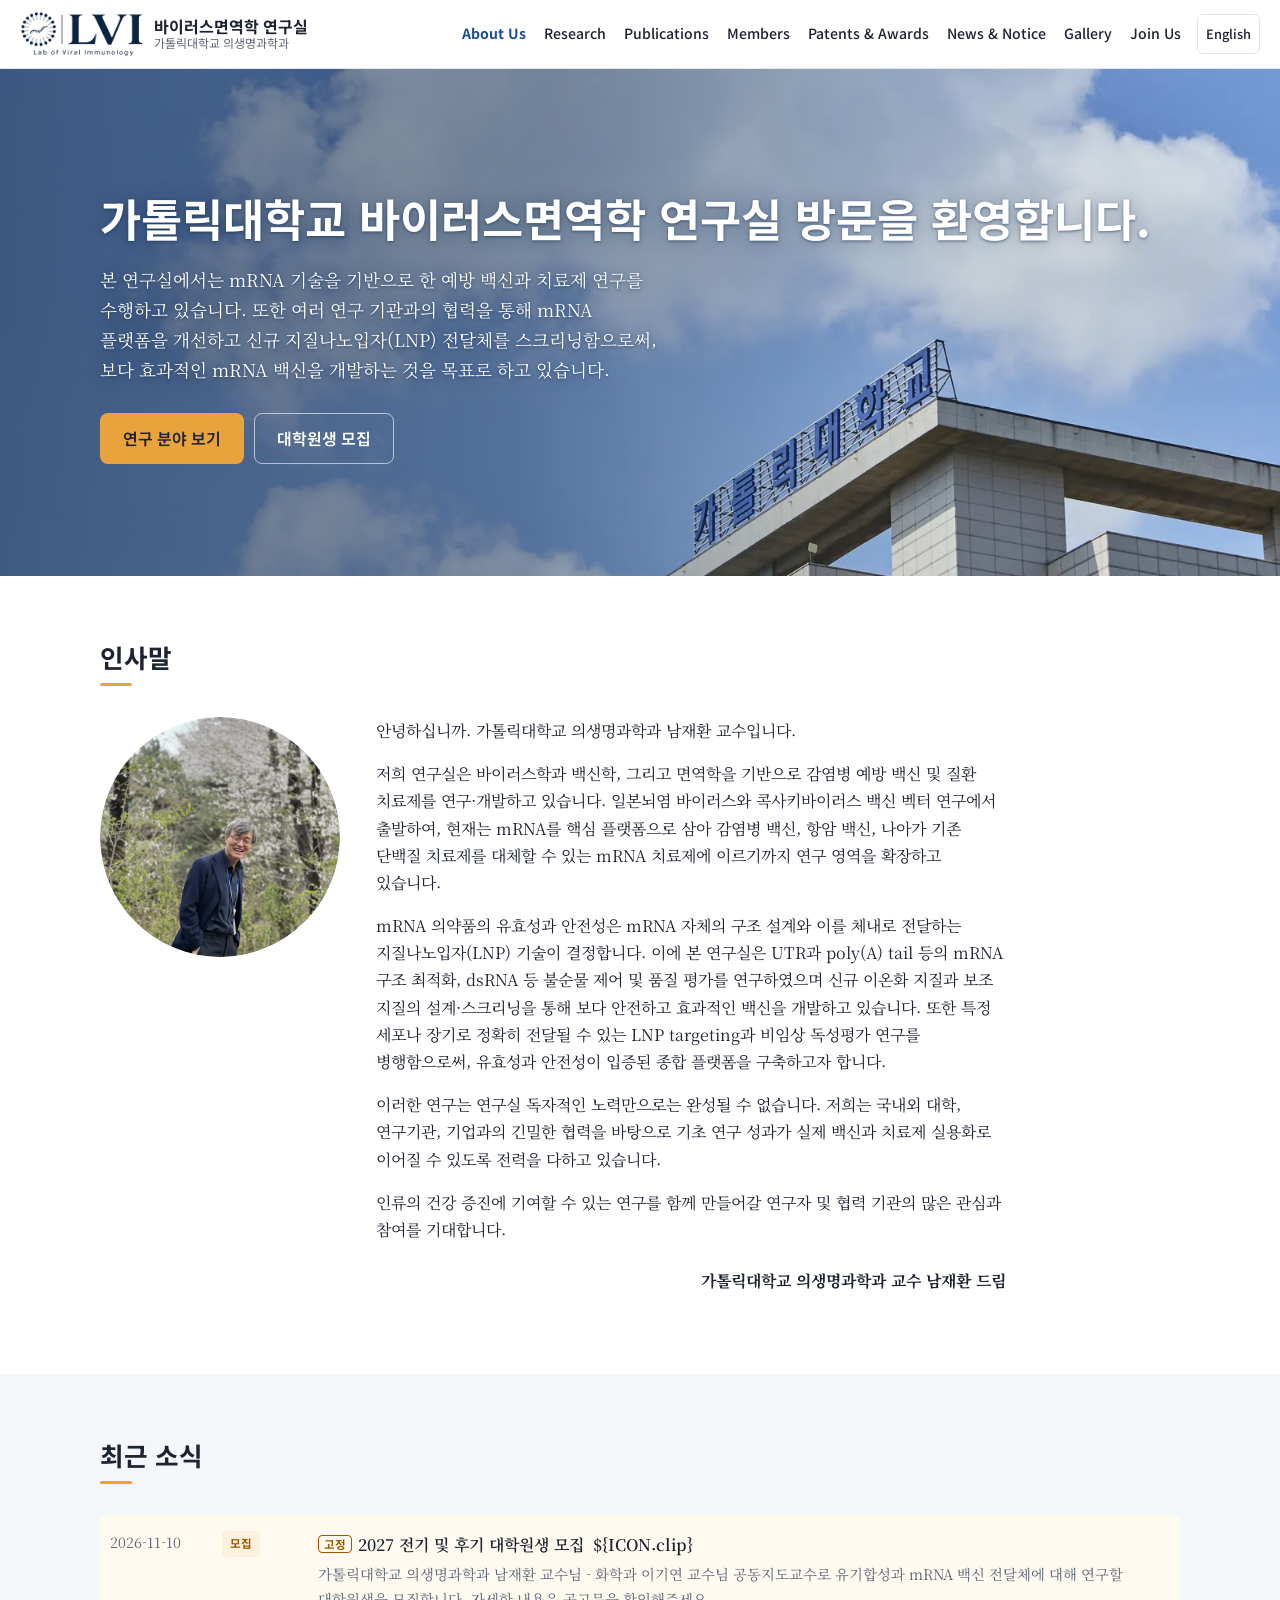
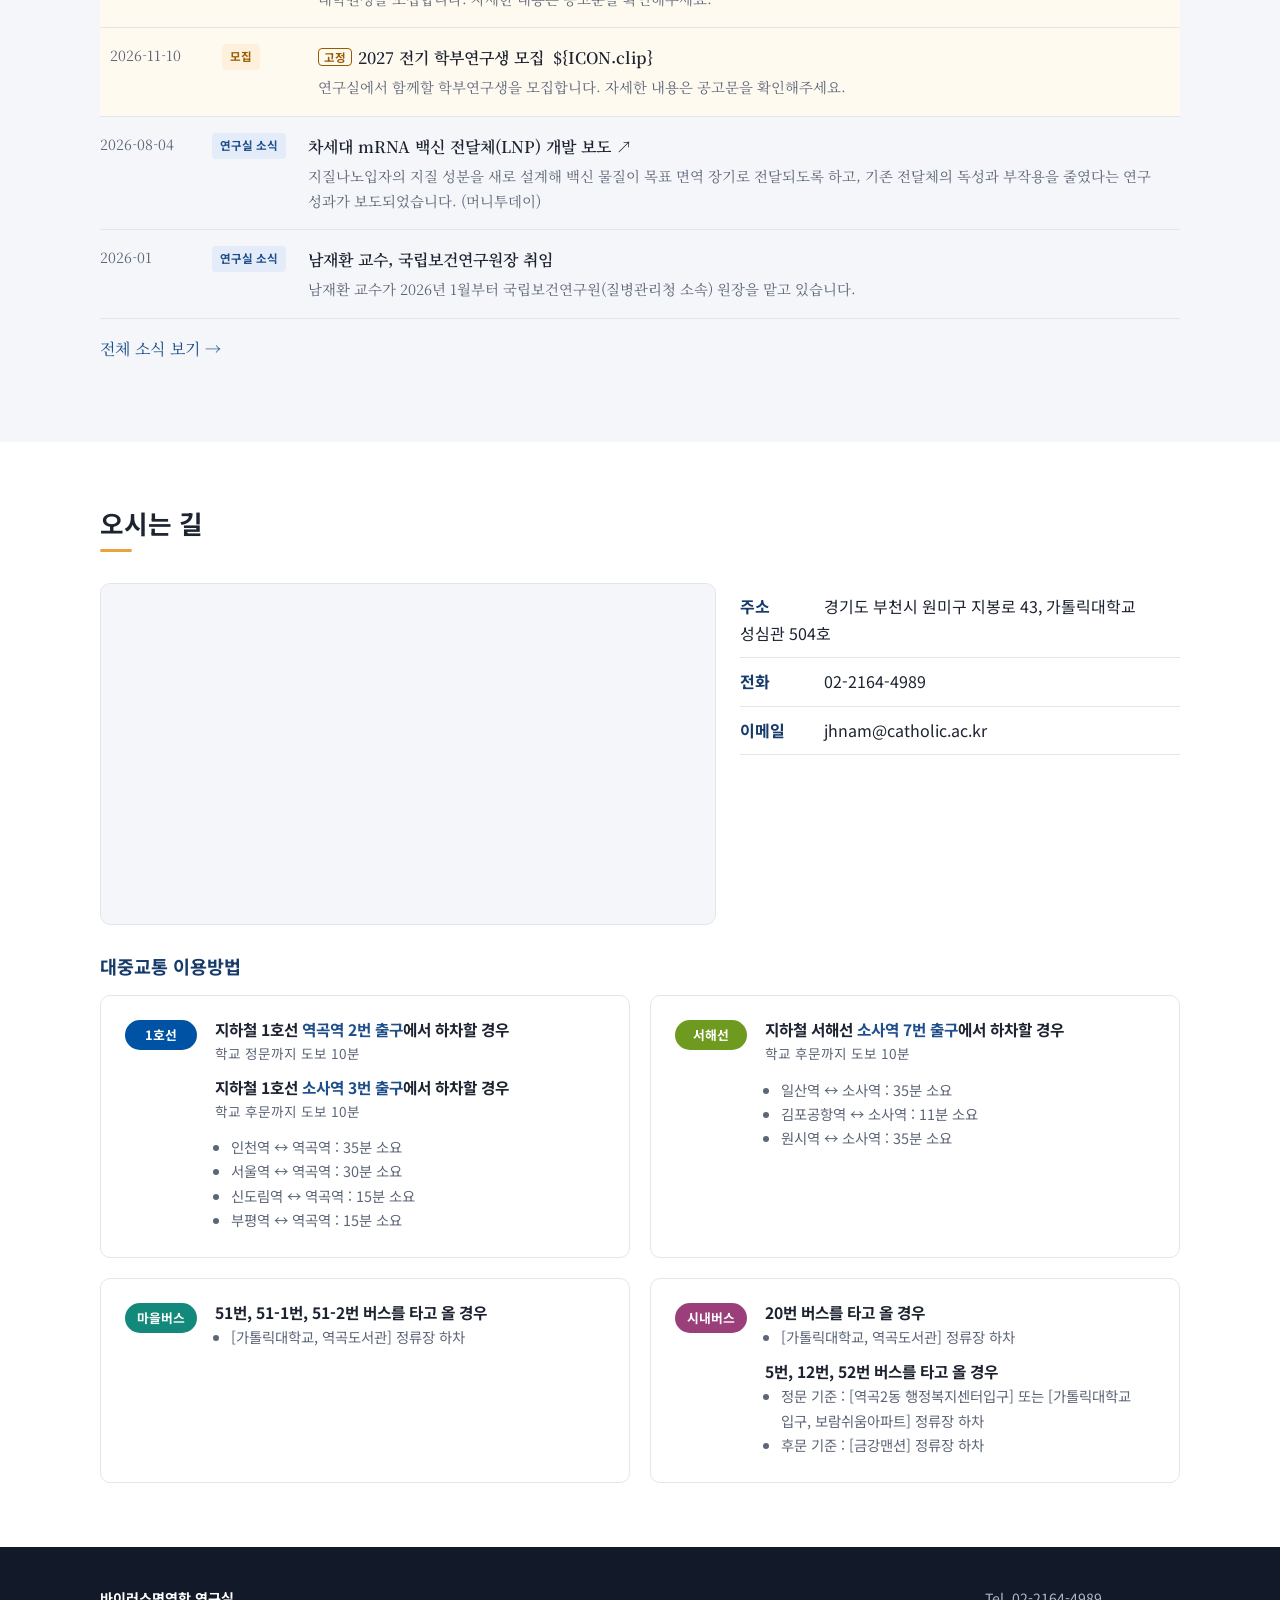
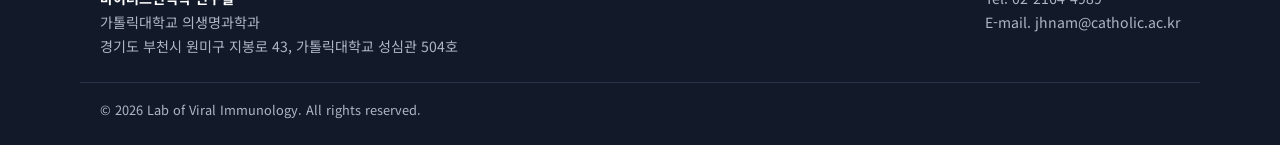
<file: index.html>
<!doctype html>
<html lang="ko">
<head>
<meta charset="utf-8">
<meta name="viewport" content="width=device-width, initial-scale=1">
<title>바이러스면역학 연구실 | 가톨릭대학교</title>
<meta name="description" content="가톨릭대학교 의생명과학과 바이러스면역학 연구실 (Lab of Viral Immunology)">
<meta name="lab-page" content="about">
<link rel="stylesheet" href="https://fonts.googleapis.com/css2?family=Noto+Sans+KR:wght@400;500;700;800&family=Noto+Serif+KR:wght@400;600;700&display=swap">
<link rel="stylesheet" href="assets/css/style.css">
  <link rel="icon" type="image/png" href="assets/img/favicon.png">
  <link rel="apple-touch-icon" href="assets/img/apple-touch-icon.png">
</head>
<body>

<!-- ===== 메인 배너 ===== -->
<section class="hero hero-photo">
  <div class="container">
    <h1>가톨릭대학교 바이러스면역학 연구실 방문을 환영합니다.</h1>
    <p>본 연구실에서는 mRNA 기술을 기반으로 한 예방 백신과 치료제 연구를 수행하고 있습니다. 또한 여러 연구 기관과의 협력을 통해 mRNA 플랫폼을 개선하고 신규 지질나노입자(LNP) 전달체를 스크리닝함으로써, 보다 효과적인 mRNA 백신을 개발하는 것을 목표로 하고 있습니다.</p>
    <div class="btns">
      <a class="btn btn-primary" href="research.html">연구 분야 보기</a>
      <a class="btn btn-outline" href="join.html">대학원생 모집</a>
    </div>
  </div>
</section>

<!-- ===== 인사말 ===== -->
<section class="section" id="greeting">
  <div class="container">
    <h2 class="section-title">인사말</h2>
    <div class="greeting">
      <img class="prof-photo" src="assets/img/prof-nam.webp" alt="남재환 교수" width="640" height="640">
      <div class="greeting-body">
        <p>안녕하십니까. 가톨릭대학교 의생명과학과 남재환 교수입니다.</p>
        <p>저희 연구실은 바이러스학과 백신학, 그리고 면역학을 기반으로 감염병 예방 백신 및 질환 치료제를 연구·개발하고 있습니다. 일본뇌염 바이러스와 콕사키바이러스 백신 벡터 연구에서 출발하여, 현재는 mRNA를 핵심 플랫폼으로 삼아 감염병 백신, 항암 백신, 나아가 기존 단백질 치료제를 대체할 수 있는 mRNA 치료제에 이르기까지 연구 영역을 확장하고 있습니다.</p>
        <p>mRNA 의약품의 유효성과 안전성은 mRNA 자체의 구조 설계와 이를 체내로 전달하는 지질나노입자(LNP) 기술이 결정합니다. 이에 본 연구실은 UTR과 poly(A) tail 등의 mRNA 구조 최적화, dsRNA 등 불순물 제어 및 품질 평가를 연구하였으며 신규 이온화 지질과 보조 지질의 설계·스크리닝을 통해 보다 안전하고 효과적인 백신을 개발하고 있습니다. 또한 특정 세포나 장기로 정확히 전달될 수 있는 LNP targeting과 비임상 독성평가 연구를 병행함으로써, 유효성과 안전성이 입증된 종합 플랫폼을 구축하고자 합니다.</p>
        <p>이러한 연구는 연구실 독자적인 노력만으로는 완성될 수 없습니다. 저희는 국내외 대학, 연구기관, 기업과의 긴밀한 협력을 바탕으로 기초 연구 성과가 실제 백신과 치료제 실용화로 이어질 수 있도록 전력을 다하고 있습니다.</p>
        <p>인류의 건강 증진에 기여할 수 있는 연구를 함께 만들어갈 연구자 및 협력 기관의 많은 관심과 참여를 기대합니다.</p>
        <p class="sign">가톨릭대학교 의생명과학과 교수 남재환 드림</p>
      </div>
    </div>
  </div>
</section>

<!-- ===== 최근 소식 ===== -->
<section class="section alt">
  <div class="container">
    <h2 class="section-title">최근 소식</h2>
    <ul class="news-list" id="latest-news"></ul>
    <p style="margin-top:16px"><a href="news.html">전체 소식 보기 →</a></p>
  </div>
</section>

<!-- ===== 오시는 길 ===== -->
<section class="section" id="location">
  <div class="container">
    <h2 class="section-title">오시는 길</h2>
    <div class="map-wrap">
      <!-- 지도: 직접 호스팅한 사이트에서는 Google 지도가 이 자리에 자동으로 삽입됩니다 (config.js 의 mapEmbed). -->
      <div class="map-box" id="map-embed">
        <div class="map-fallback">
          <p class="map-fallback-title">가톨릭대학교 성심관</p>
          <p>경기도 부천시 원미구 지봉로 43</p>
          <a class="btn btn-blue" href="#" data-site="mapUrl">Google 지도에서 보기 ↗</a>
          <p class="map-fallback-note">미리보기 링크에서는 외부 지도를 페이지 안에 넣을 수 없어 버튼으로 표시됩니다.</p>
        </div>
      </div>
      <ul class="info-list">
        <li><b>주소</b> <span data-site="address"></span></li>
        <li><b>전화</b> <span data-site="phone"></span></li>
        <li><b>이메일</b> <span class="sel" data-site="email"></span></li>
      </ul>
    </div>

    <h3 class="section-sub">대중교통 이용방법</h3>
    <div class="grid grid-2 transit">
      <article class="card transit-card">
        <span class="line line-1">1호선</span>
        <div>
          <h4>지하철 1호선 <em>역곡역 2번 출구</em>에서 하차할 경우</h4>
          <p class="walk">학교 정문까지 도보 10분</p>
          <h4>지하철 1호선 <em>소사역 3번 출구</em>에서 하차할 경우</h4>
          <p class="walk">학교 후문까지 도보 10분</p>
          <ul>
            <li>인천역 ↔ 역곡역 : 35분 소요</li>
            <li>서울역 ↔ 역곡역 : 30분 소요</li>
            <li>신도림역 ↔ 역곡역 : 15분 소요</li>
            <li>부평역 ↔ 역곡역 : 15분 소요</li>
          </ul>
        </div>
      </article>
      <article class="card transit-card">
        <span class="line line-seohae">서해선</span>
        <div>
          <h4>지하철 서해선 <em>소사역 7번 출구</em>에서 하차할 경우</h4>
          <p class="walk">학교 후문까지 도보 10분</p>
          <ul>
            <li>일산역 ↔ 소사역 : 35분 소요</li>
            <li>김포공항역 ↔ 소사역 : 11분 소요</li>
            <li>원시역 ↔ 소사역 : 35분 소요</li>
          </ul>
        </div>
      </article>
      <article class="card transit-card">
        <span class="line line-town">마을버스</span>
        <div>
          <h4>51번, 51-1번, 51-2번 버스를 타고 올 경우</h4>
          <ul><li>[가톨릭대학교, 역곡도서관] 정류장 하차</li></ul>
        </div>
      </article>
      <article class="card transit-card">
        <span class="line line-city">시내버스</span>
        <div>
          <h4>20번 버스를 타고 올 경우</h4>
          <ul><li>[가톨릭대학교, 역곡도서관] 정류장 하차</li></ul>
          <h4>5번, 12번, 52번 버스를 타고 올 경우</h4>
          <ul>
            <li>정문 기준 : [역곡2동 행정복지센터입구] 또는 [가톨릭대학교 입구, 보람쉬움아파트] 정류장 하차</li>
            <li>후문 기준 : [금강맨션] 정류장 하차</li>
          </ul>
        </div>
      </article>
    </div>
  </div>
</section>

<script src="assets/js/config.js"></script>
<script src="data/news.js"></script>
<script src="assets/js/main.js"></script>
</body>
</html>
</file>
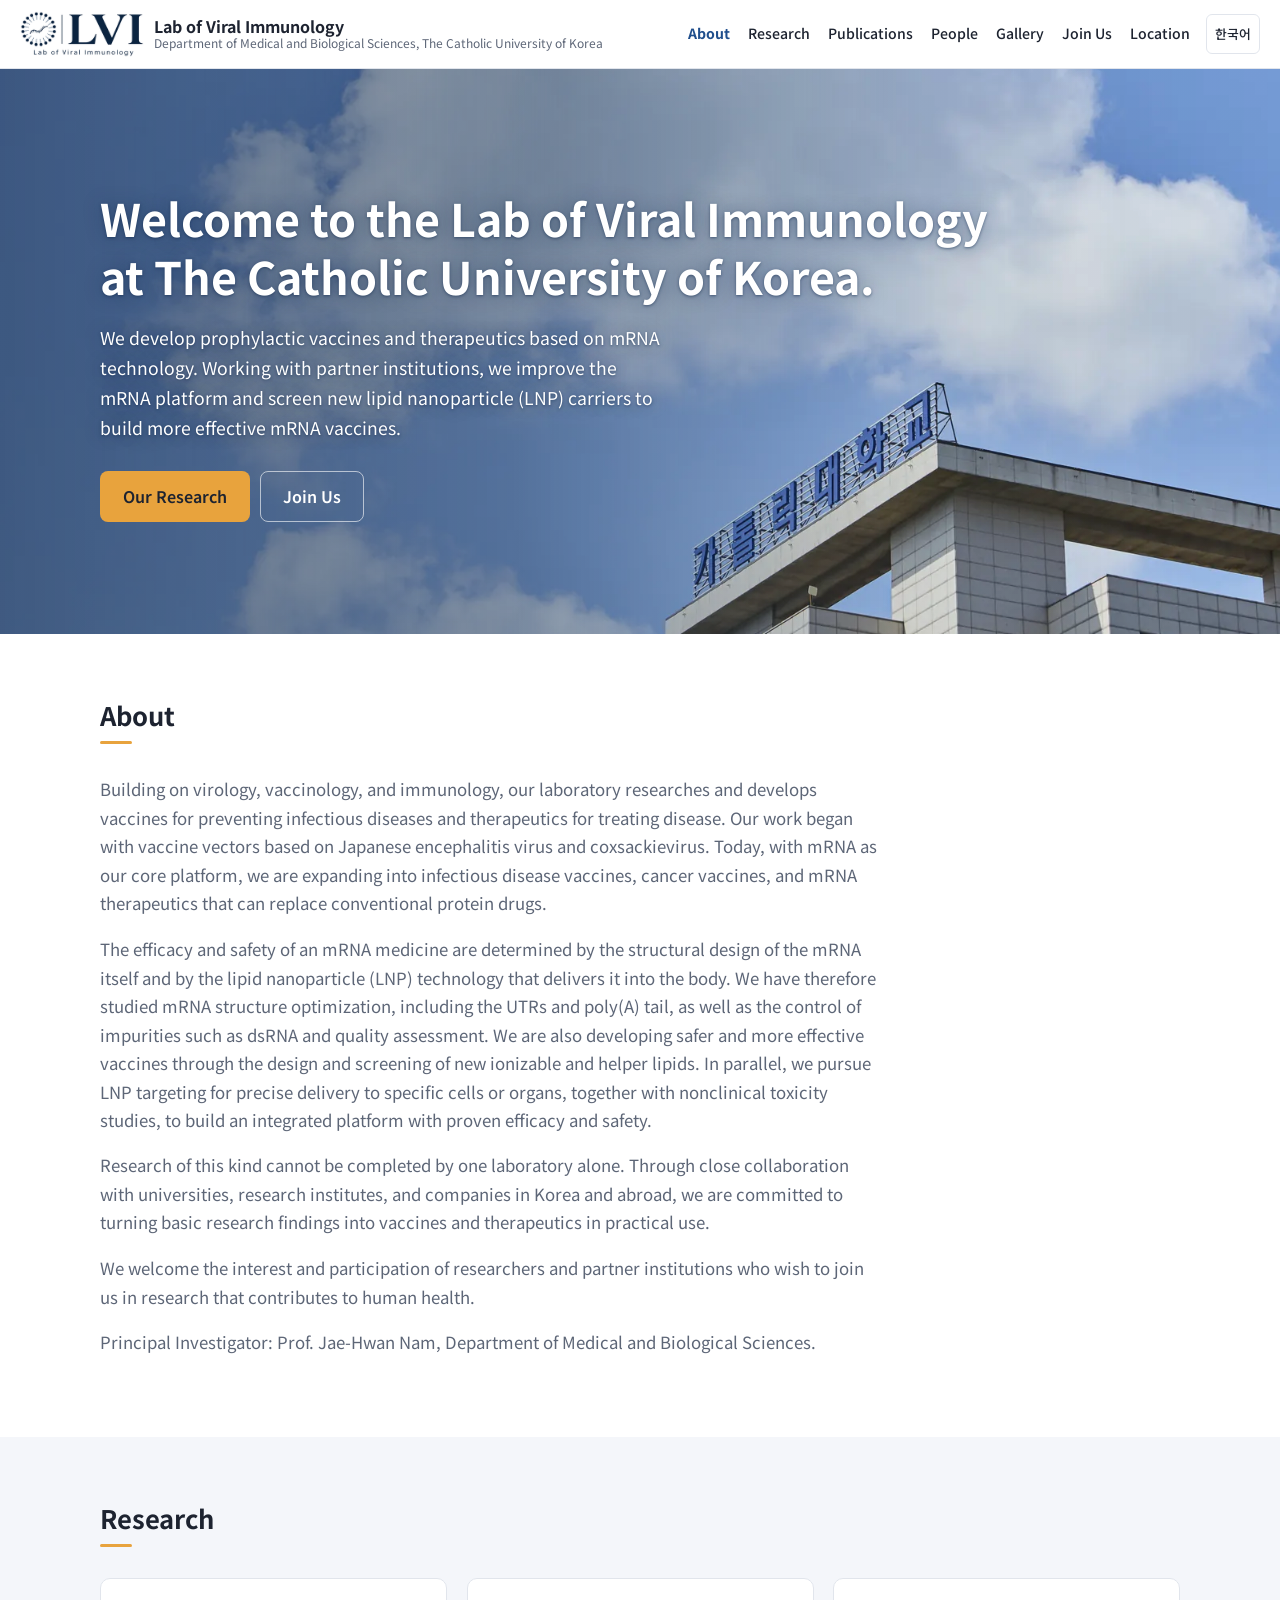
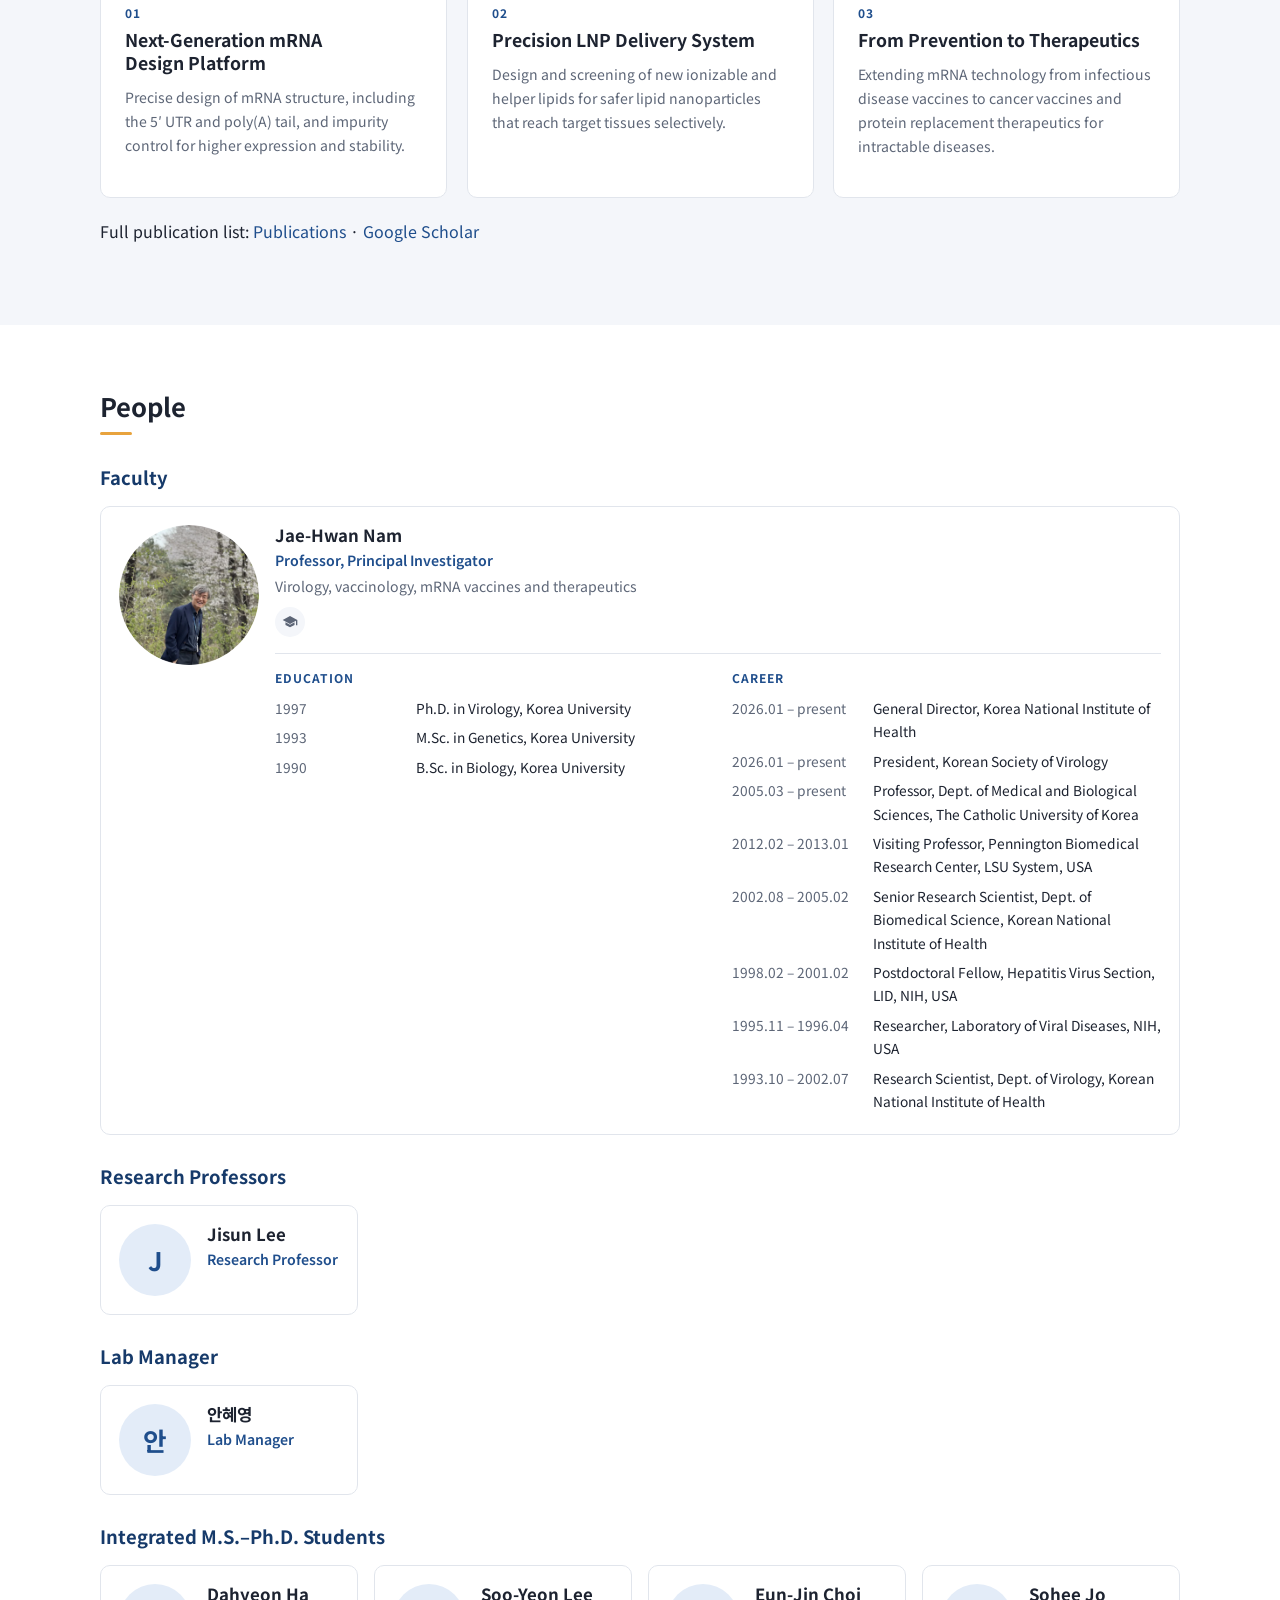
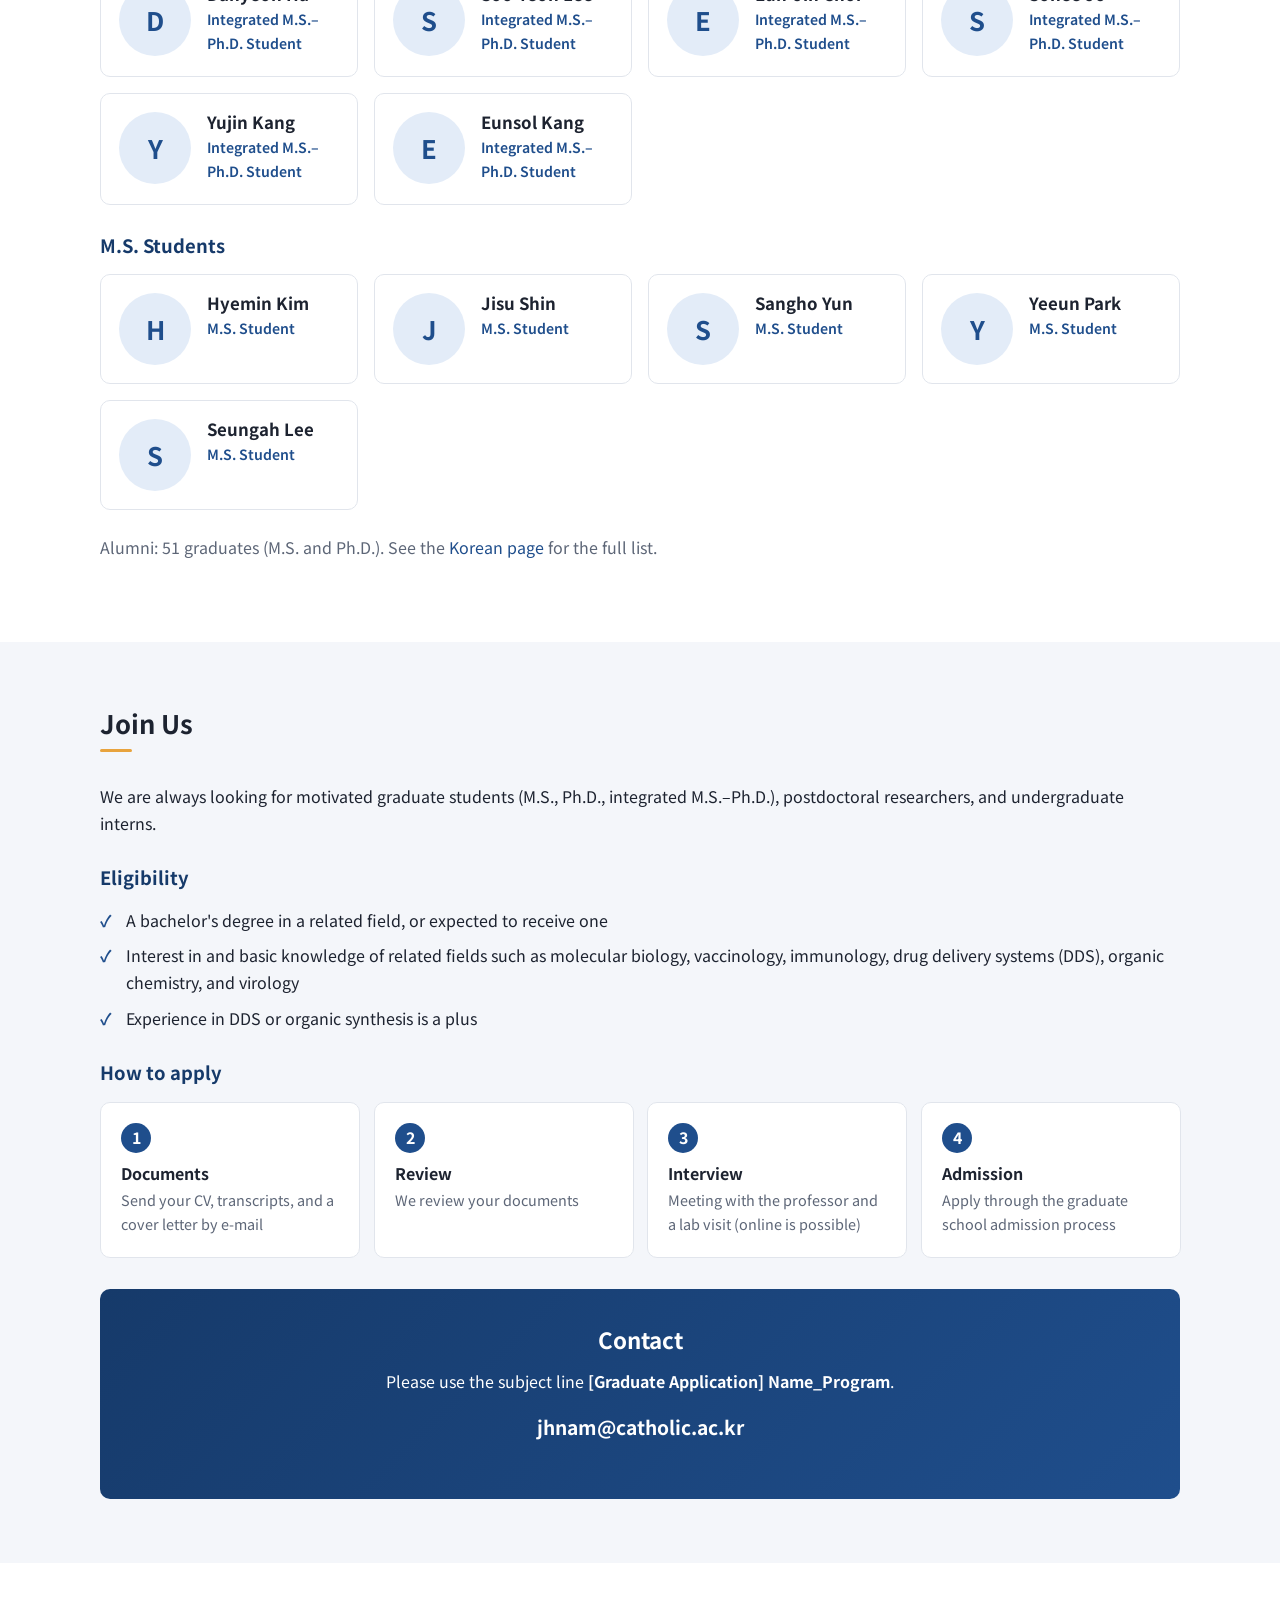
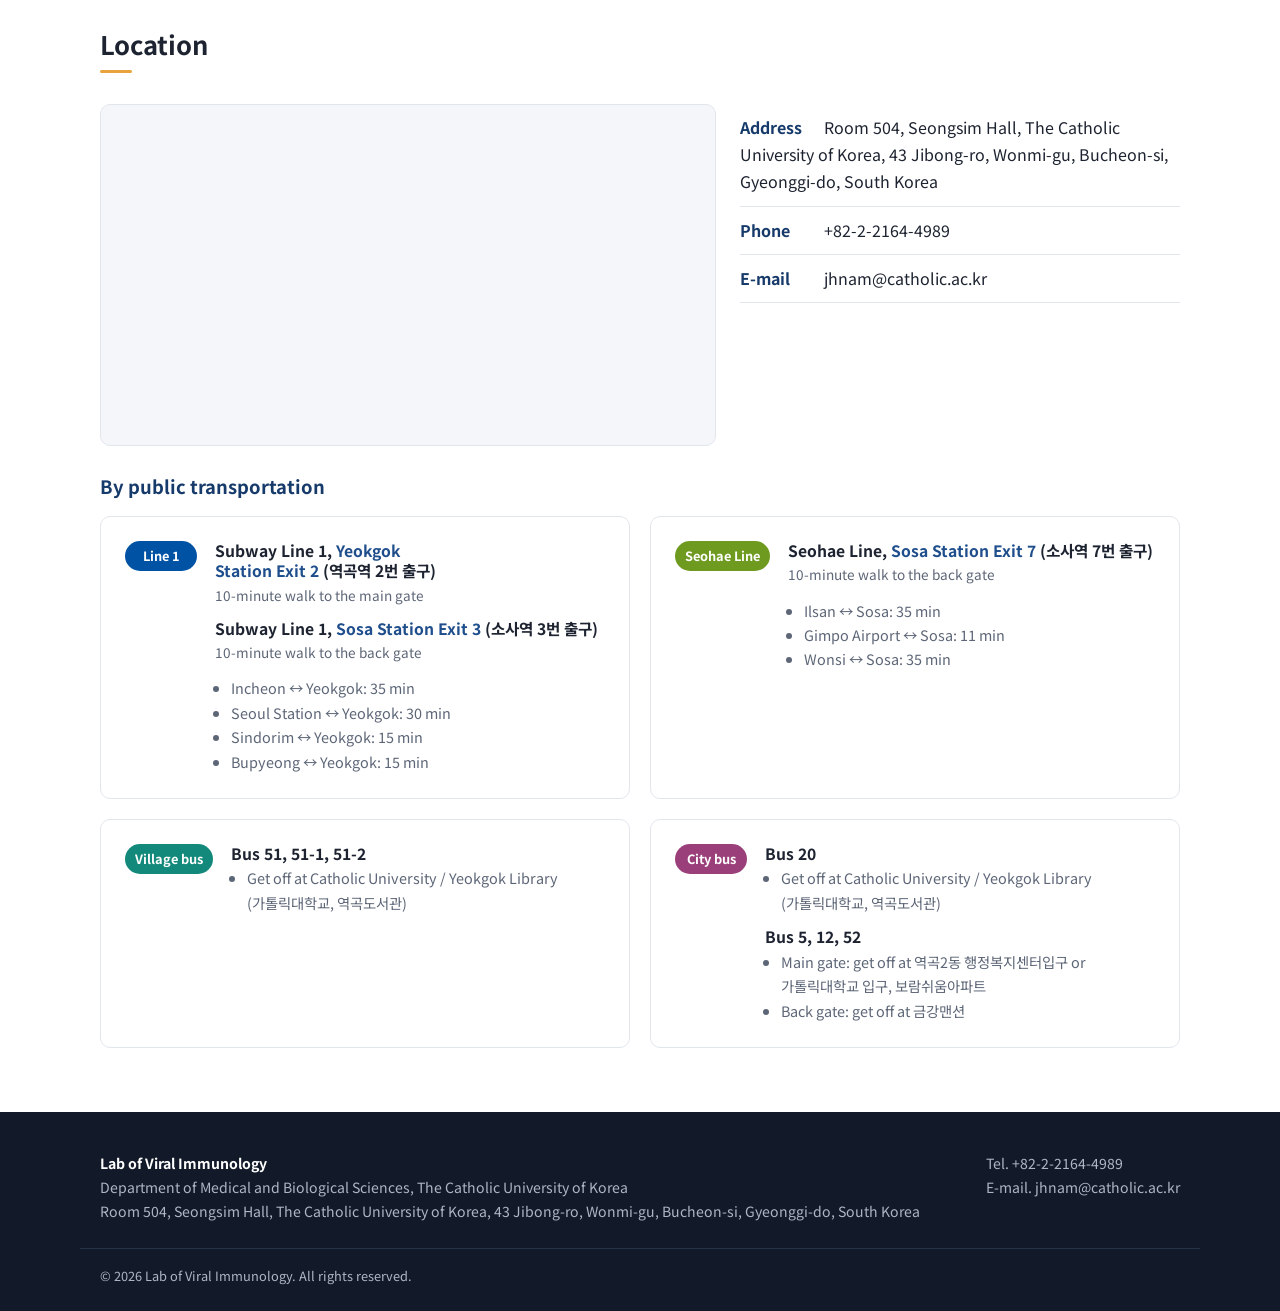
<file: en/index.html>
<!doctype html>
<html lang="en">
<head>
  <meta charset="utf-8">
  <meta name="viewport" content="width=device-width, initial-scale=1, viewport-fit=cover">
  <meta name="claude:viewport-fit-sides" content="cover">
  <title>Lab of Viral Immunology</title>
  <meta name="description" content="Lab of Viral Immunology, Department of Medical and Biological Sciences, The Catholic University of Korea">
  <meta name="lab-page" content="about" data-root="../" data-lang="en">
  <link rel="stylesheet" href="https://fonts.googleapis.com/css2?family=Noto+Sans+KR:wght@400;500;700;800&display=swap">
  <link rel="stylesheet" href="../assets/css/style.css">
  <link rel="icon" type="image/png" href="../assets/img/favicon.png">
  <link rel="apple-touch-icon" href="../assets/img/apple-touch-icon.png">
</head>
<body>

<section class="hero hero-photo" id="about">
  <div class="container">
    <h1>Welcome to the Lab of Viral Immunology at The Catholic University of Korea.</h1>
    <p>We develop prophylactic vaccines and therapeutics based on mRNA technology. Working with partner institutions, we improve the mRNA platform and screen new lipid nanoparticle (LNP) carriers to build more effective mRNA vaccines.</p>
    <div class="btns">
      <a class="btn btn-primary" href="#research">Our Research</a>
      <a class="btn btn-outline" href="#join">Join Us</a>
    </div>
  </div>
</section>

<section class="section">
  <div class="container">
    <h2 class="section-title">About</h2>
    <p class="lead">Building on virology, vaccinology, and immunology, our laboratory researches and develops vaccines for preventing infectious diseases and therapeutics for treating disease. Our work began with vaccine vectors based on Japanese encephalitis virus and coxsackievirus. Today, with mRNA as our core platform, we are expanding into infectious disease vaccines, cancer vaccines, and mRNA therapeutics that can replace conventional protein drugs.</p>
    <p class="lead">The efficacy and safety of an mRNA medicine are determined by the structural design of the mRNA itself and by the lipid nanoparticle (LNP) technology that delivers it into the body. We have therefore studied mRNA structure optimization, including the UTRs and poly(A) tail, as well as the control of impurities such as dsRNA and quality assessment. We are also developing safer and more effective vaccines through the design and screening of new ionizable and helper lipids. In parallel, we pursue LNP targeting for precise delivery to specific cells or organs, together with nonclinical toxicity studies, to build an integrated platform with proven efficacy and safety.</p>
    <p class="lead">Research of this kind cannot be completed by one laboratory alone. Through close collaboration with universities, research institutes, and companies in Korea and abroad, we are committed to turning basic research findings into vaccines and therapeutics in practical use.</p>
    <p class="lead">We welcome the interest and participation of researchers and partner institutions who wish to join us in research that contributes to human health.</p>
    <p class="lead">Principal Investigator: Prof. Jae-Hwan Nam, Department of Medical and Biological Sciences.</p>
  </div>
</section>

<section class="section alt" id="research">
  <div class="container">
    <h2 class="section-title">Research</h2>
    <div class="grid grid-3">
      <div class="card"><p class="label">01</p><h3>Next-Generation mRNA Design Platform</h3><p class="meta">Precise design of mRNA structure, including the 5′ UTR and poly(A) tail, and impurity control for higher expression and stability.</p></div>
      <div class="card"><p class="label">02</p><h3>Precision LNP Delivery System</h3><p class="meta">Design and screening of new ionizable and helper lipids for safer lipid nanoparticles that reach target tissues selectively.</p></div>
      <div class="card"><p class="label">03</p><h3>From Prevention to Therapeutics</h3><p class="meta">Extending mRNA technology from infectious disease vaccines to cancer vaccines and protein replacement therapeutics for intractable diseases.</p></div>
    </div>
    <p style="margin-top:20px">Full publication list: <a href="../publications.html">Publications</a> · <a href="#" data-site="scholar">Google Scholar</a></p>
  </div>
</section>

<section class="section" id="people">
  <div class="container">
    <h2 class="section-title">People</h2>
    <div id="member-list"></div>
    <p class="count-line" style="margin-top:24px">Alumni: <span id="alumni-count-en"></span> graduates (M.S. and Ph.D.). See the <a href="../members.html#alumni">Korean page</a> for the full list.</p>
  </div>
</section>

<section class="section alt" id="join">
  <div class="container">
    <h2 class="section-title">Join Us</h2>
    <p>We are always looking for motivated graduate students (M.S., Ph.D., integrated M.S.–Ph.D.), postdoctoral researchers, and undergraduate interns.</p>

    <h3 class="section-sub">Eligibility</h3>
    <ul class="checklist">
      <li>A bachelor's degree in a related field, or expected to receive one</li>
      <li>Interest in and basic knowledge of related fields such as molecular biology, vaccinology, immunology, drug delivery systems (DDS), organic chemistry, and virology</li>
      <li>Experience in DDS or organic synthesis is a plus</li>
    </ul>

    <h3 class="section-sub">How to apply</h3>
    <ol class="steps">
      <li><h4>Documents</h4><p>Send your CV, transcripts, and a cover letter by e-mail</p></li>
      <li><h4>Review</h4><p>We review your documents</p></li>
      <li><h4>Interview</h4><p>Meeting with the professor and a lab visit (online is possible)</p></li>
      <li><h4>Admission</h4><p>Apply through the graduate school admission process</p></li>
    </ol>

    <div class="cta" style="margin-top:32px">
      <h3>Contact</h3>
      <p>Please use the subject line <b>[Graduate Application] Name_Program</b>.</p>
      <p class="mail sel" data-site="email"></p>
    </div>
  </div>
</section>

<section class="section" id="location">
  <div class="container">
    <h2 class="section-title">Location</h2>
    <div class="map-wrap">
      <div class="map-box" id="map-embed">
        <div class="map-fallback">
          <p class="map-fallback-title">Seongsim Hall, The Catholic University of Korea</p>
          <p>43 Jibong-ro, Wonmi-gu, Bucheon-si, Gyeonggi-do</p>
          <a class="btn btn-blue" href="#" data-site="mapUrl">Open in Google Maps ↗</a>
        </div>
      </div>
      <ul class="info-list">
        <li><b>Address</b> <span data-site="addressEn"></span></li>
        <li><b>Phone</b> <span data-site="phoneIntl"></span></li>
        <li><b>E-mail</b> <span class="sel" data-site="email"></span></li>
      </ul>
    </div>

    <h3 class="section-sub">By public transportation</h3>
    <div class="grid grid-2 transit">
      <article class="card transit-card">
        <span class="line line-1">Line 1</span>
        <div>
          <h4>Subway Line 1, <em>Yeokgok Station Exit 2</em> (역곡역 2번 출구)</h4>
          <p class="walk">10-minute walk to the main gate</p>
          <h4>Subway Line 1, <em>Sosa Station Exit 3</em> (소사역 3번 출구)</h4>
          <p class="walk">10-minute walk to the back gate</p>
          <ul>
            <li>Incheon ↔ Yeokgok: 35 min</li>
            <li>Seoul Station ↔ Yeokgok: 30 min</li>
            <li>Sindorim ↔ Yeokgok: 15 min</li>
            <li>Bupyeong ↔ Yeokgok: 15 min</li>
          </ul>
        </div>
      </article>
      <article class="card transit-card">
        <span class="line line-seohae">Seohae Line</span>
        <div>
          <h4>Seohae Line, <em>Sosa Station Exit 7</em> (소사역 7번 출구)</h4>
          <p class="walk">10-minute walk to the back gate</p>
          <ul>
            <li>Ilsan ↔ Sosa: 35 min</li>
            <li>Gimpo Airport ↔ Sosa: 11 min</li>
            <li>Wonsi ↔ Sosa: 35 min</li>
          </ul>
        </div>
      </article>
      <article class="card transit-card">
        <span class="line line-town">Village bus</span>
        <div>
          <h4>Bus 51, 51-1, 51-2</h4>
          <ul><li>Get off at Catholic University / Yeokgok Library (가톨릭대학교, 역곡도서관)</li></ul>
        </div>
      </article>
      <article class="card transit-card">
        <span class="line line-city">City bus</span>
        <div>
          <h4>Bus 20</h4>
          <ul><li>Get off at Catholic University / Yeokgok Library (가톨릭대학교, 역곡도서관)</li></ul>
          <h4>Bus 5, 12, 52</h4>
          <ul>
            <li>Main gate: get off at 역곡2동 행정복지센터입구 or 가톨릭대학교 입구, 보람쉬움아파트</li>
            <li>Back gate: get off at 금강맨션</li>
          </ul>
        </div>
      </article>
    </div>
  </div>
</section>

<script src="../assets/js/config.js"></script>
<script src="../data/members.js"></script>
<script src="../assets/js/main.js"></script>
</body>
</html>
</file>
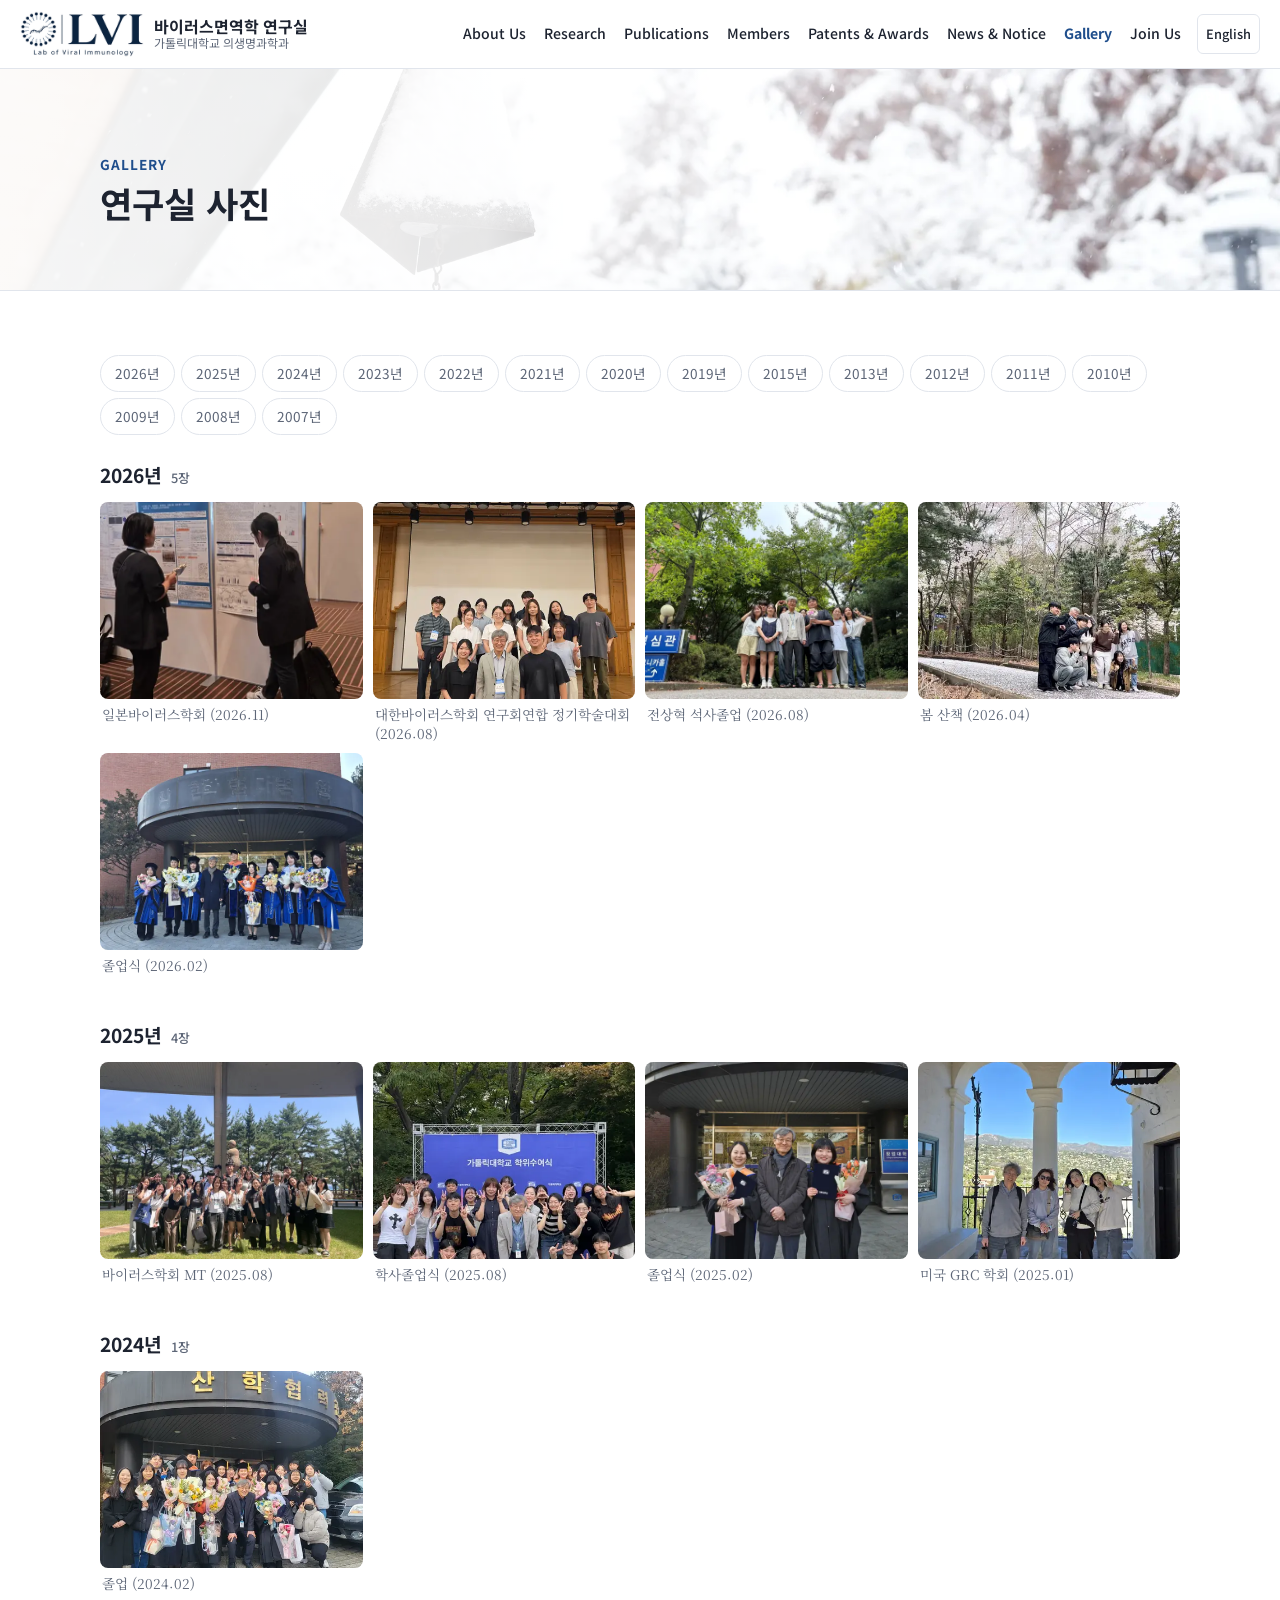
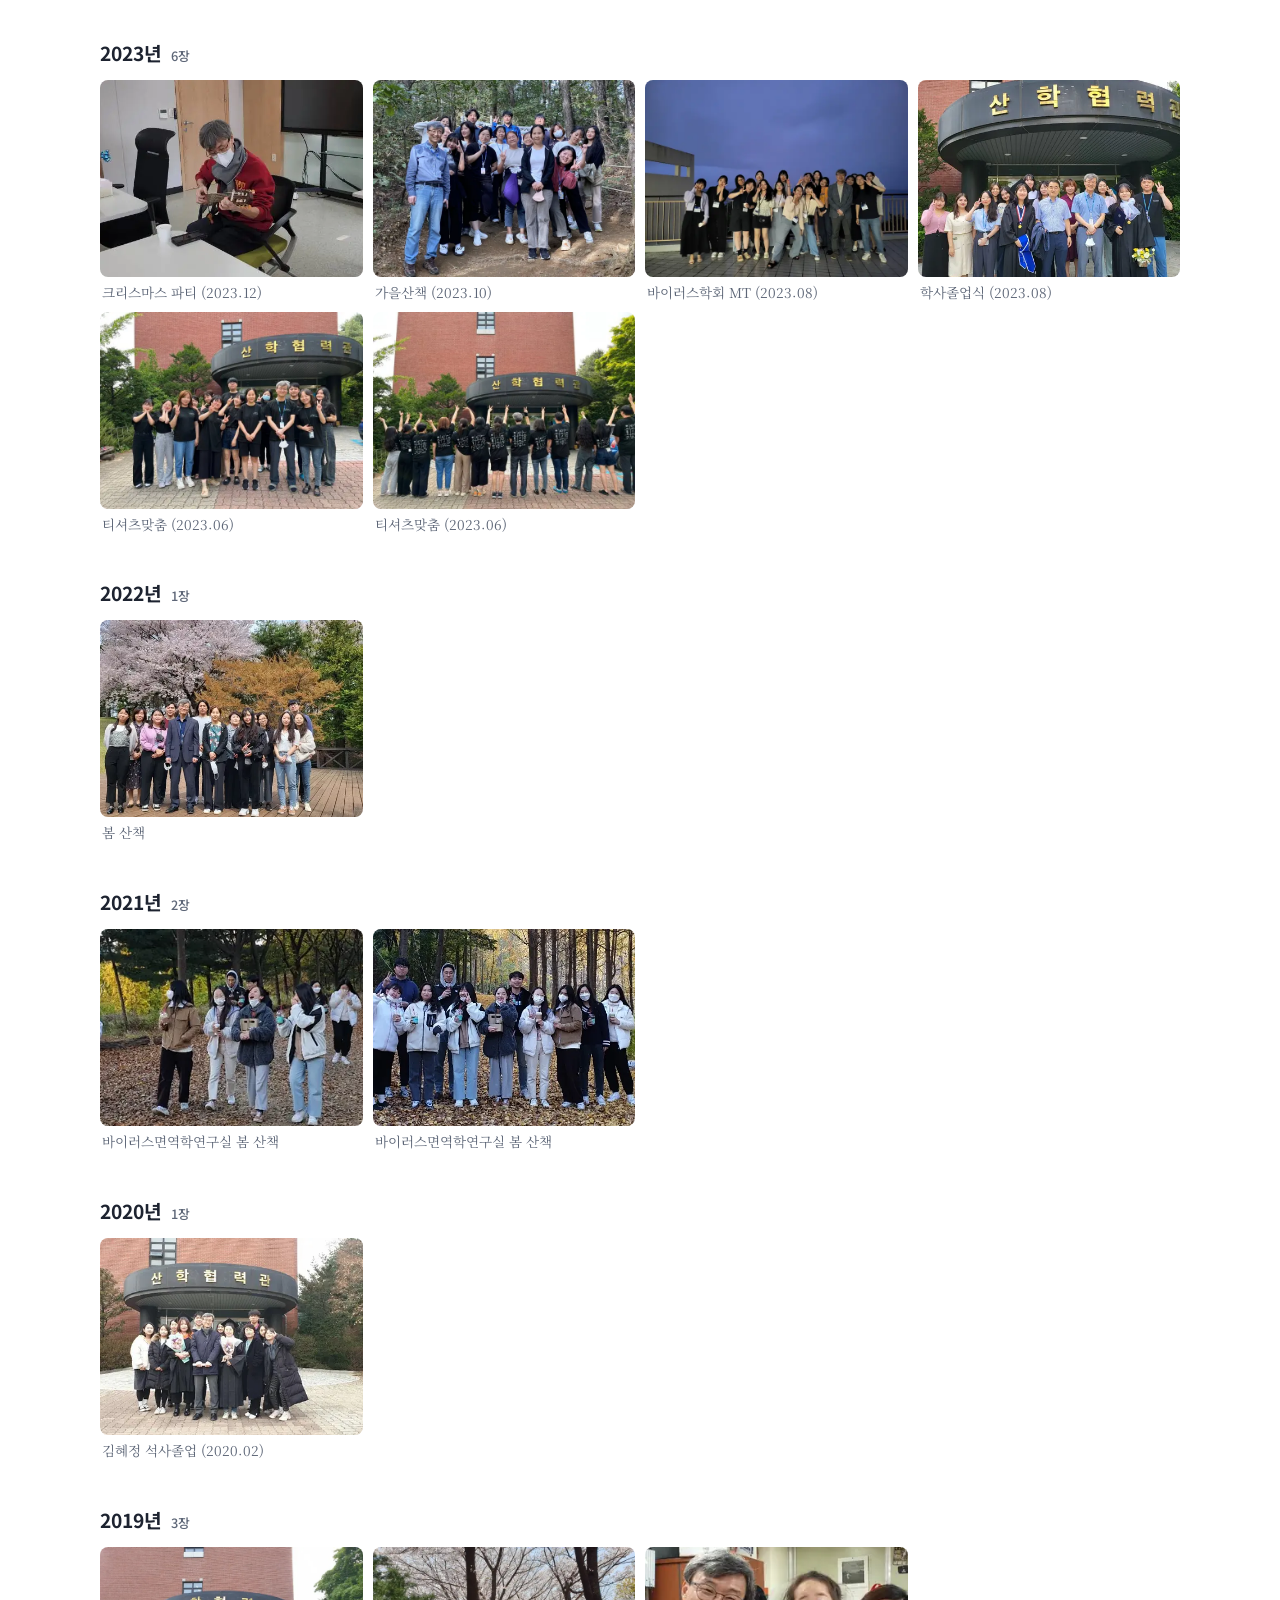
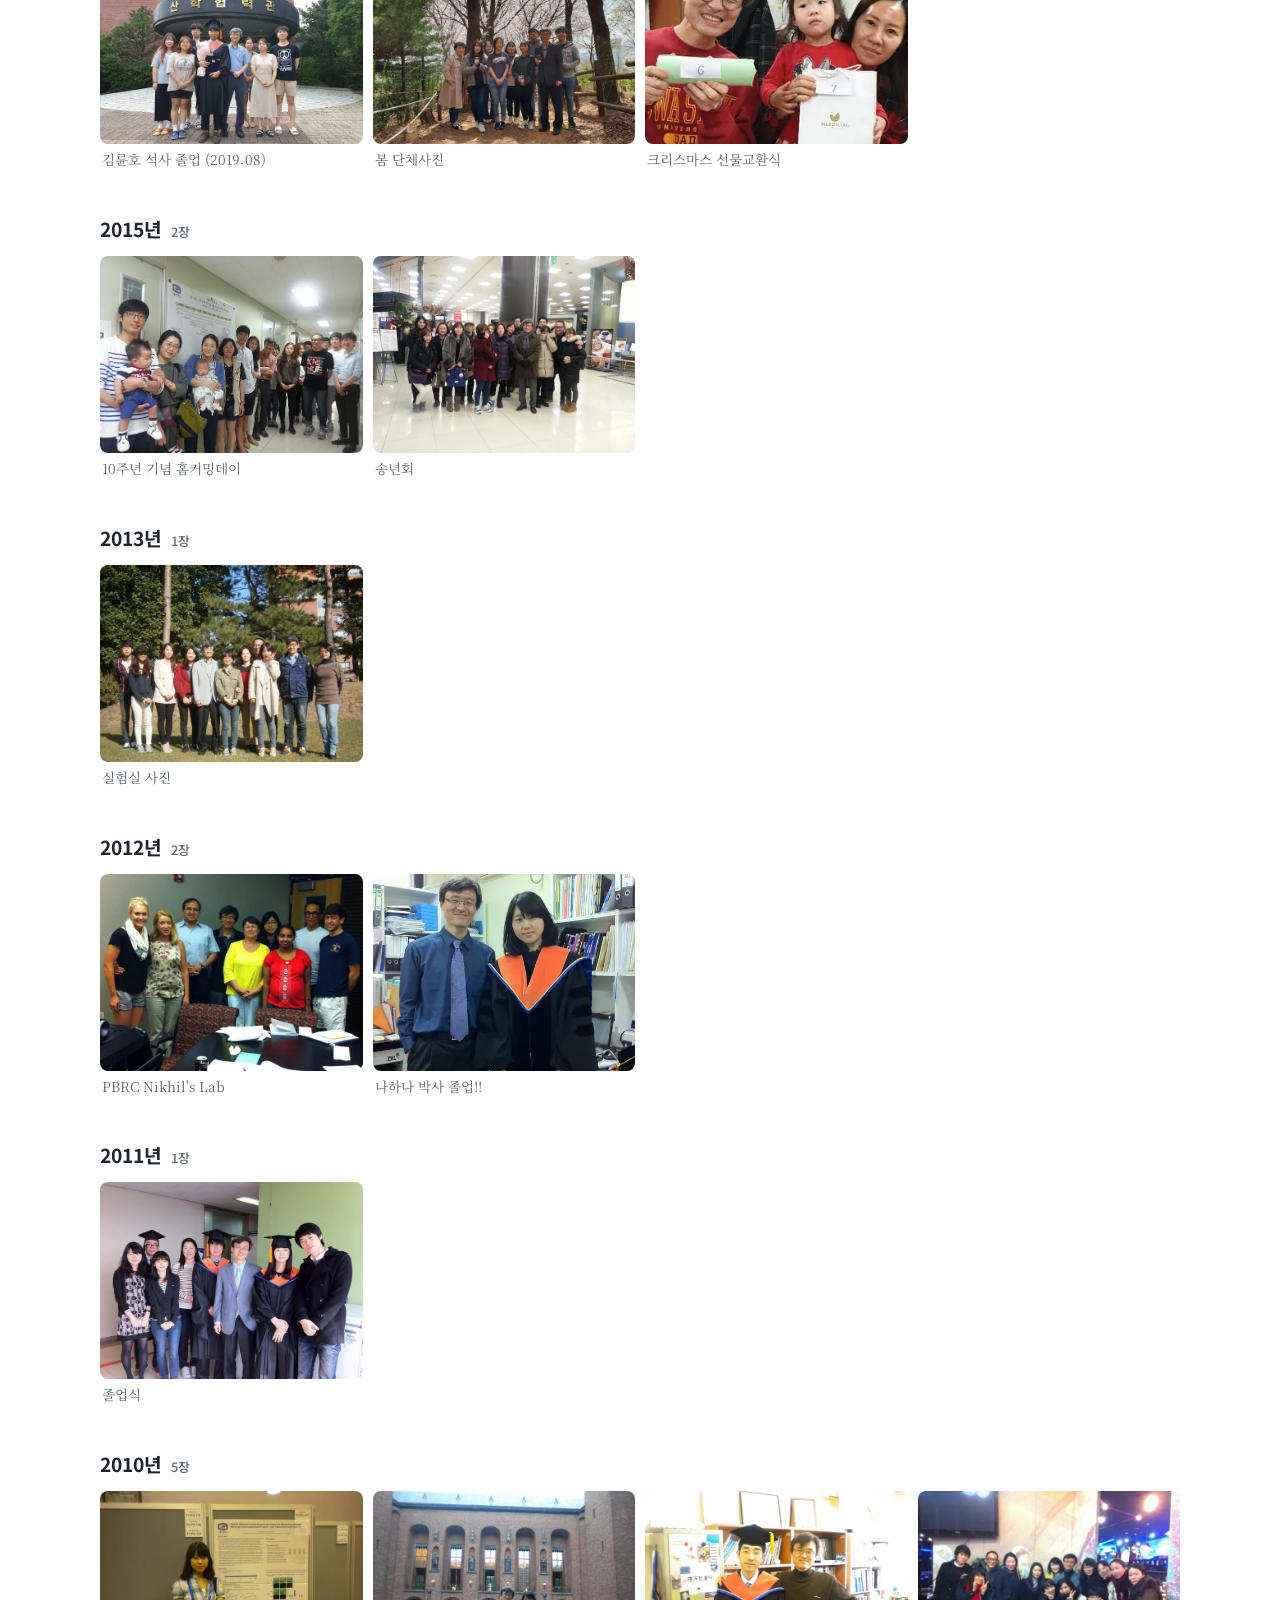
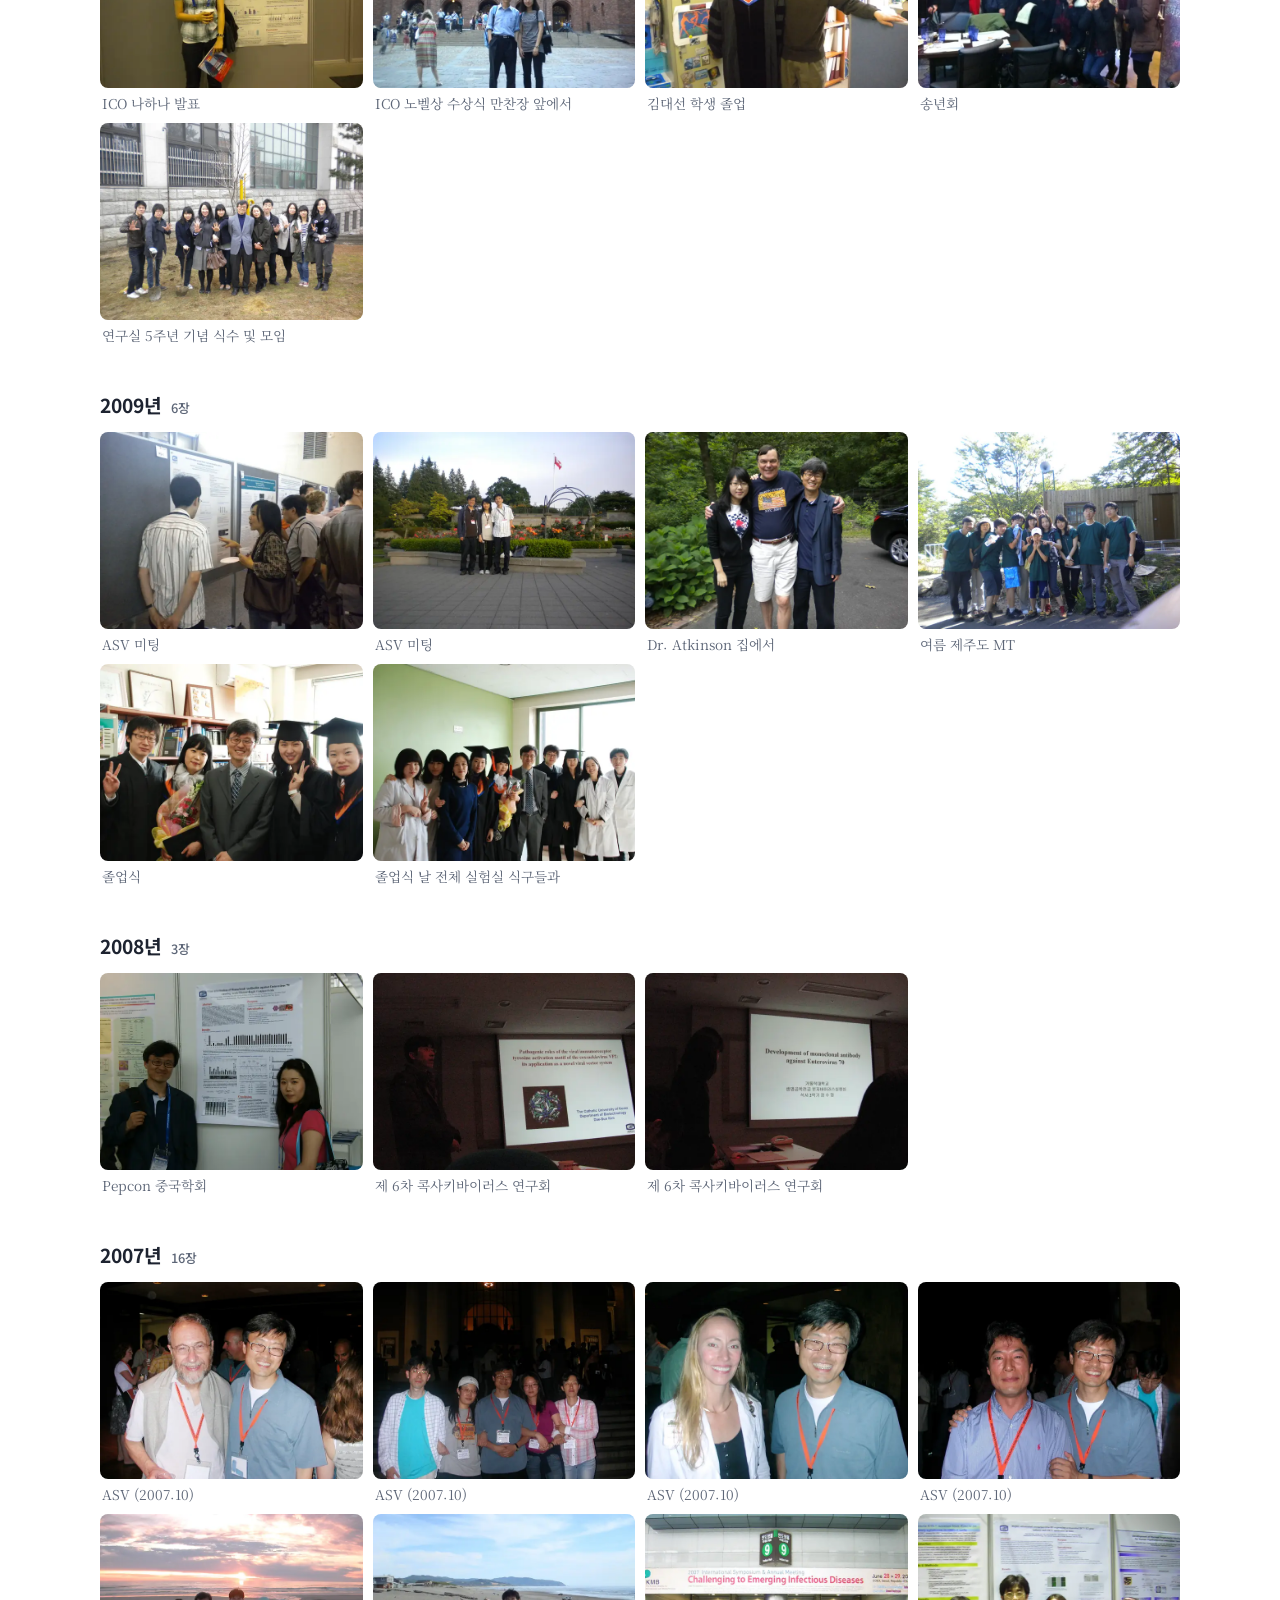
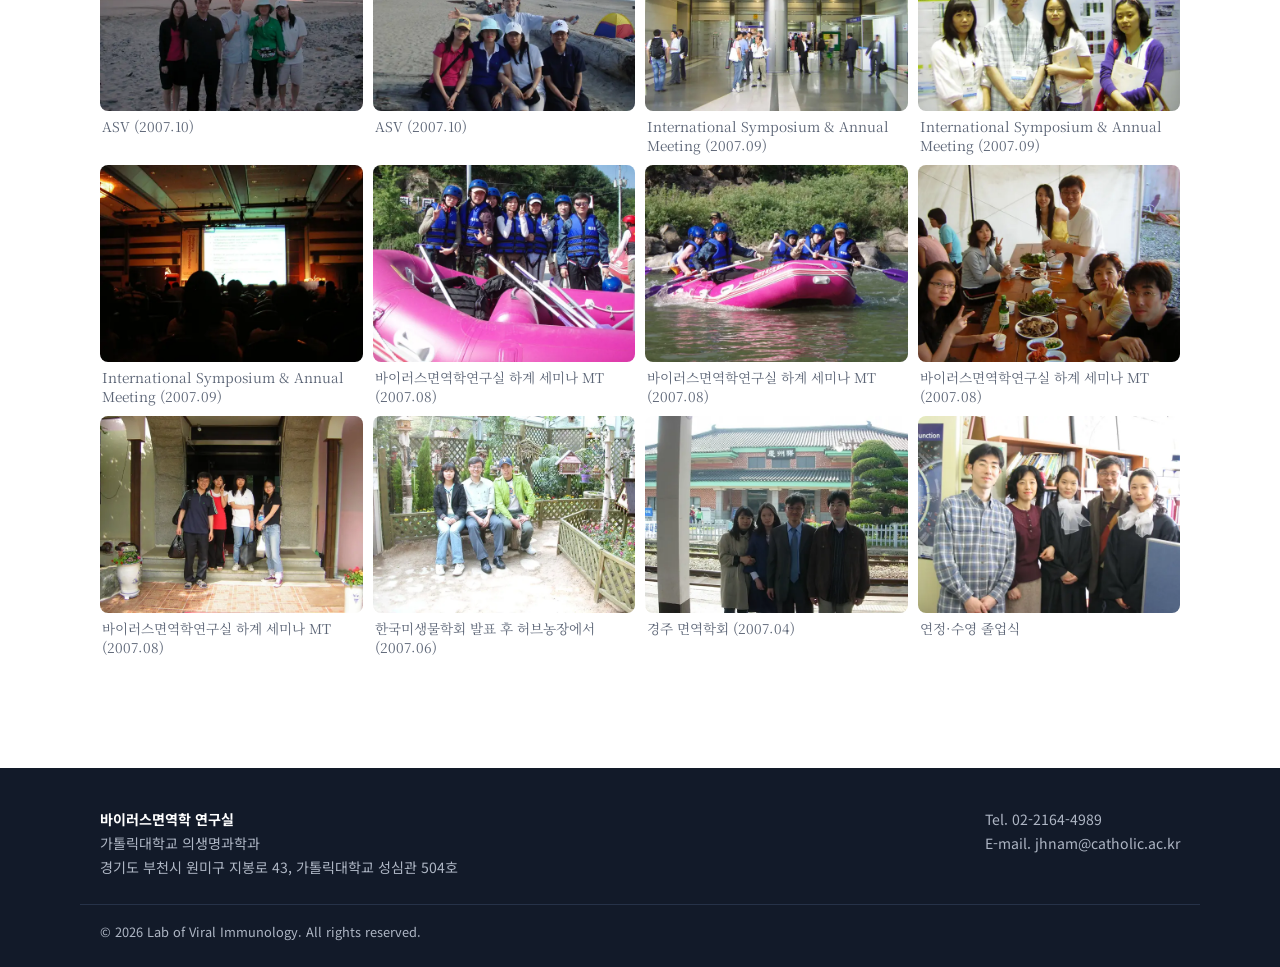
<file: gallery.html>
<!doctype html>
<html lang="ko">
<head>
  <meta charset="utf-8">
  <meta name="viewport" content="width=device-width, initial-scale=1, viewport-fit=cover">
  <meta name="claude:viewport-fit-sides" content="cover">
  <title>Gallery | 바이러스면역학 연구실</title>
  <meta name="lab-page" content="gallery">
  <link rel="stylesheet" href="https://fonts.googleapis.com/css2?family=Noto+Sans+KR:wght@400;500;700;800&family=Noto+Serif+KR:wght@400;600;700&display=swap">
  <link rel="stylesheet" href="assets/css/style.css">
  <link rel="icon" type="image/png" href="assets/img/favicon.png">
  <link rel="apple-touch-icon" href="assets/img/apple-touch-icon.png">
</head>
<body>

<section class="page-hero">
  <div class="container">
    <p class="eyebrow">Gallery</p>
    <h1>연구실 사진</h1>
  </div>
</section>

<!-- 사진 목록은 data/gallery.js 에서 관리합니다. -->
<section class="section">
  <div class="container" id="gallery"></div>
</section>

<script src="assets/js/config.js"></script>
<script src="data/gallery.js"></script>
<script src="assets/js/main.js"></script>
</body>
</html>
</file>
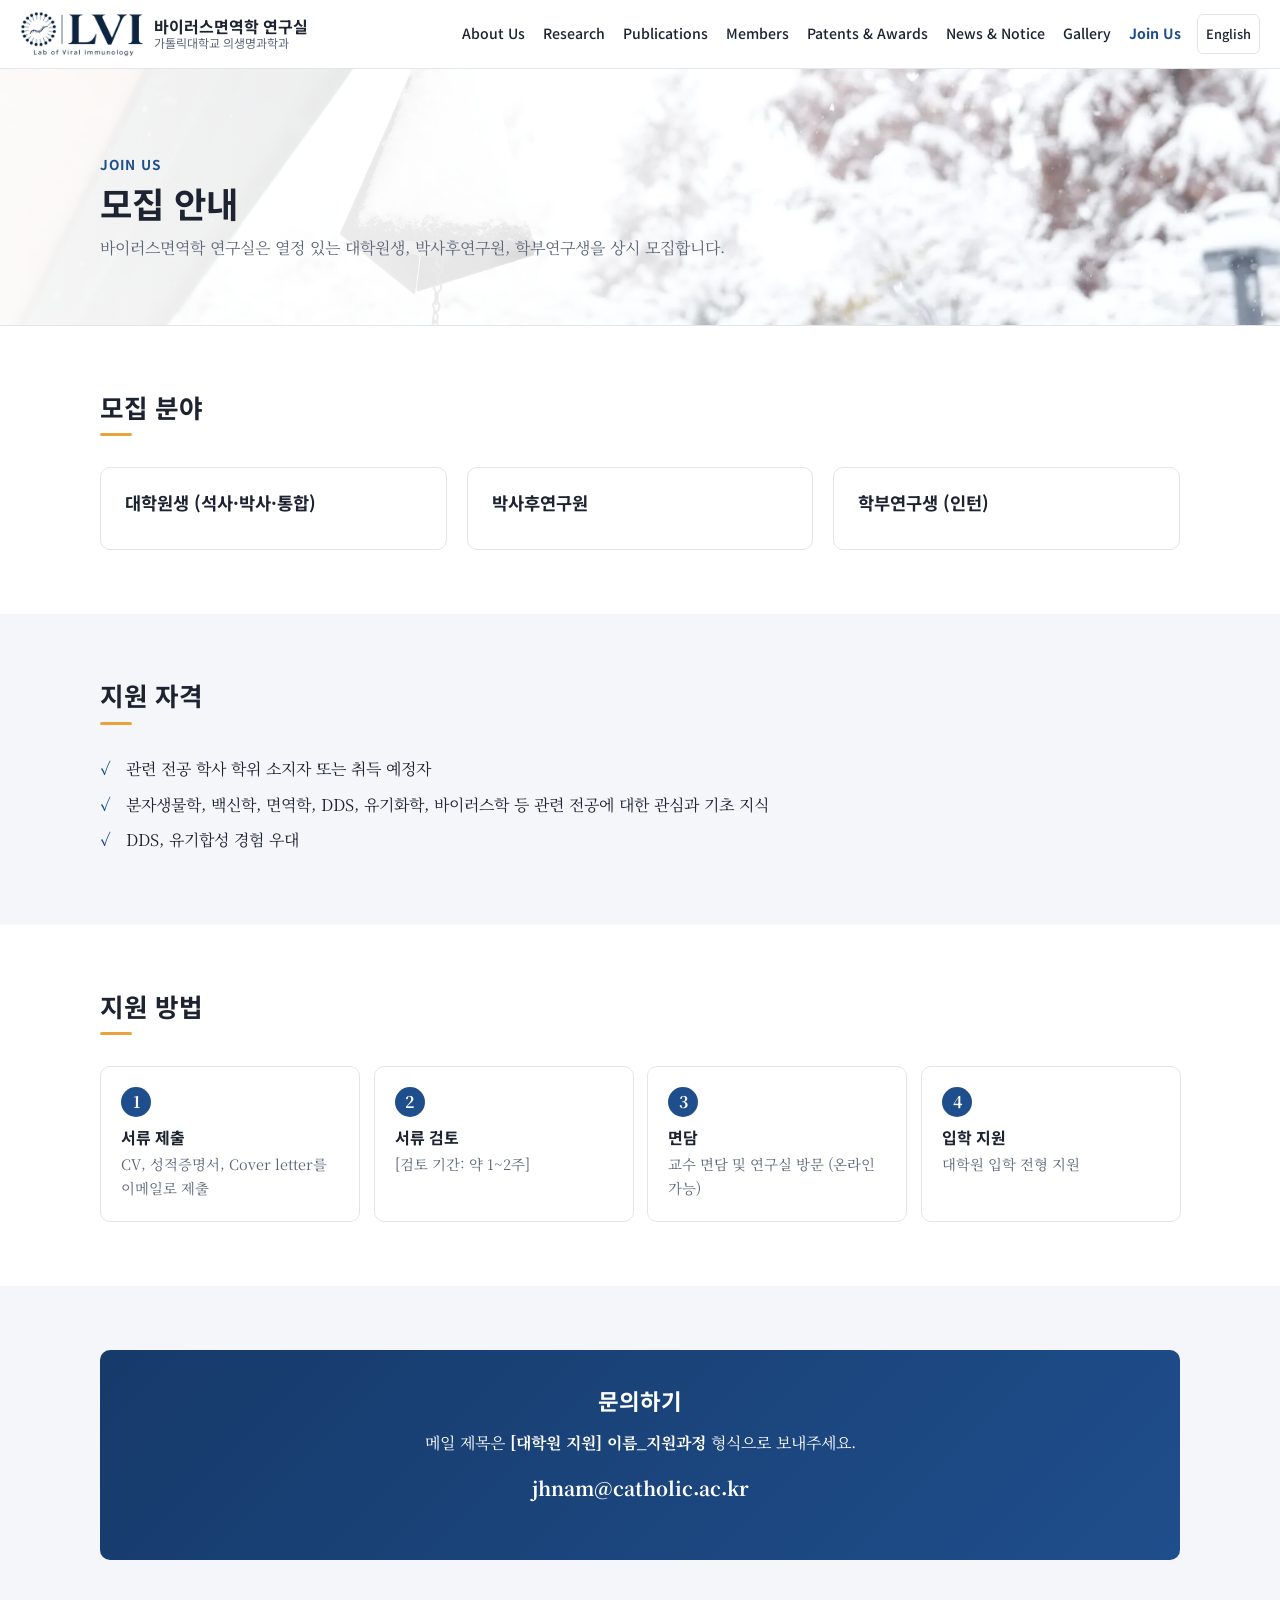
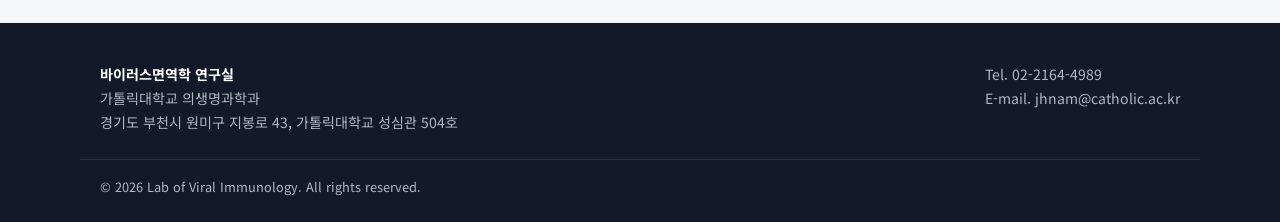
<file: join.html>
<!doctype html>
<html lang="ko">
<head>
  <meta charset="utf-8">
  <meta name="viewport" content="width=device-width, initial-scale=1, viewport-fit=cover">
  <meta name="claude:viewport-fit-sides" content="cover">
  <title>Join Us | 바이러스면역학 연구실</title>
  <meta name="lab-page" content="join">
  <link rel="stylesheet" href="https://fonts.googleapis.com/css2?family=Noto+Sans+KR:wght@400;500;700;800&family=Noto+Serif+KR:wght@400;600;700&display=swap">
  <link rel="stylesheet" href="assets/css/style.css">
  <link rel="icon" type="image/png" href="assets/img/favicon.png">
  <link rel="apple-touch-icon" href="assets/img/apple-touch-icon.png">
</head>
<body>

<section class="page-hero">
  <div class="container">
    <p class="eyebrow">Join Us</p>
    <h1>모집 안내</h1>
    <p>바이러스면역학 연구실은 열정 있는 대학원생, 박사후연구원, 학부연구생을 상시 모집합니다.</p>
  </div>
</section>

<section class="section">
  <div class="container">
    <h2 class="section-title">모집 분야</h2>
    <div class="grid grid-3">
      <div class="card"><h3>대학원생 (석사·박사·통합)</h3></div>
      <div class="card"><h3>박사후연구원</h3></div>
      <div class="card"><h3>학부연구생 (인턴)</h3></div>
    </div>
  </div>
</section>

<section class="section alt">
  <div class="container">
    <h2 class="section-title">지원 자격</h2>
    <ul class="checklist">
      <li>관련 전공 학사 학위 소지자 또는 취득 예정자</li>
      <li>분자생물학, 백신학, 면역학, DDS, 유기화학, 바이러스학 등 관련 전공에 대한 관심과 기초 지식</li>
      <li>DDS, 유기합성 경험 우대</li>
    </ul>
  </div>
</section>

<section class="section">
  <div class="container">
    <h2 class="section-title">지원 방법</h2>
    <ol class="steps">
      <li><h4>서류 제출</h4><p>CV, 성적증명서, Cover letter를 이메일로 제출</p></li>
      <li><h4>서류 검토</h4><p>[검토 기간: 약 1~2주]</p></li>
      <li><h4>면담</h4><p>교수 면담 및 연구실 방문 (온라인 가능)</p></li>
      <li><h4>입학 지원</h4><p>대학원 입학 전형 지원</p></li>
    </ol>
  </div>
</section>

<section class="section alt">
  <div class="container">
    <div class="cta">
      <h3>문의하기</h3>
      <p>메일 제목은 <b>[대학원 지원] 이름_지원과정</b> 형식으로 보내주세요.</p>
      <p class="mail sel" data-site="email"></p>
    </div>
  </div>
</section>

<script src="assets/js/config.js"></script>
<script src="assets/js/main.js"></script>
</body>
</html>
</file>
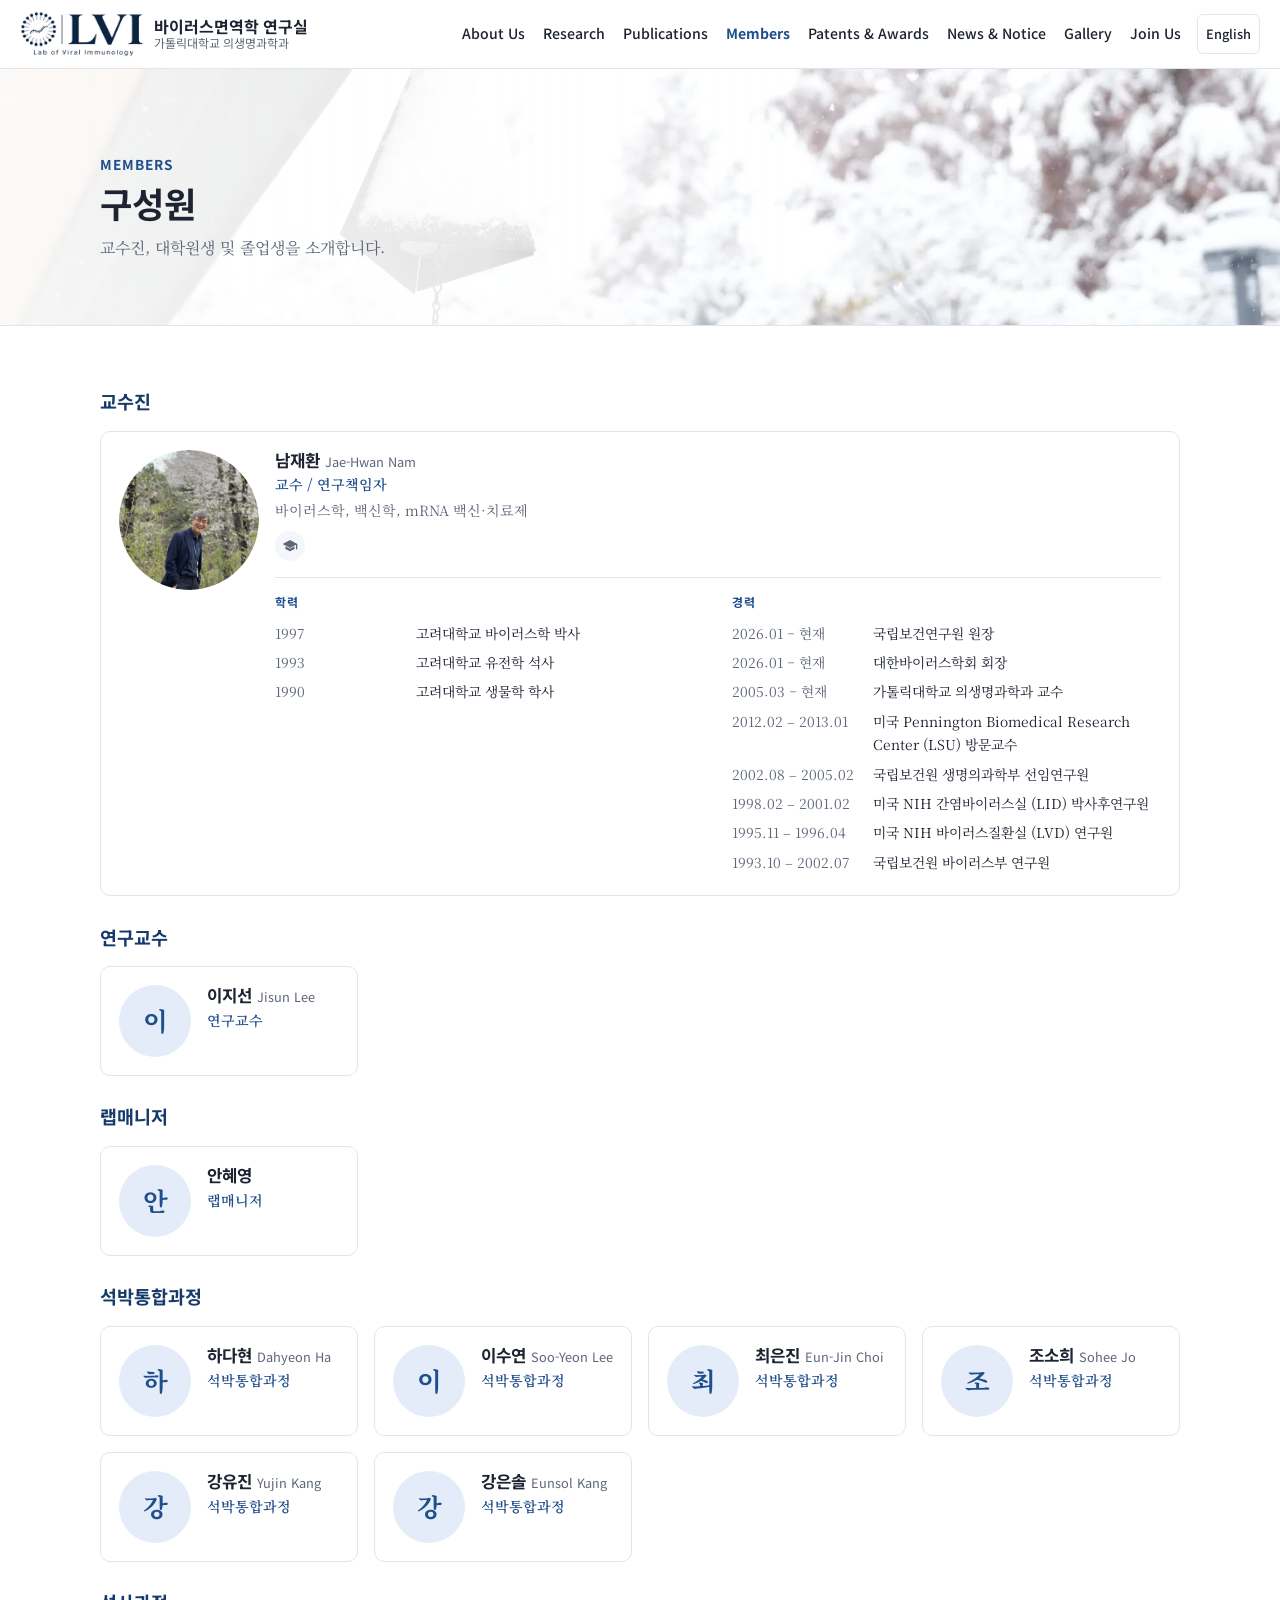
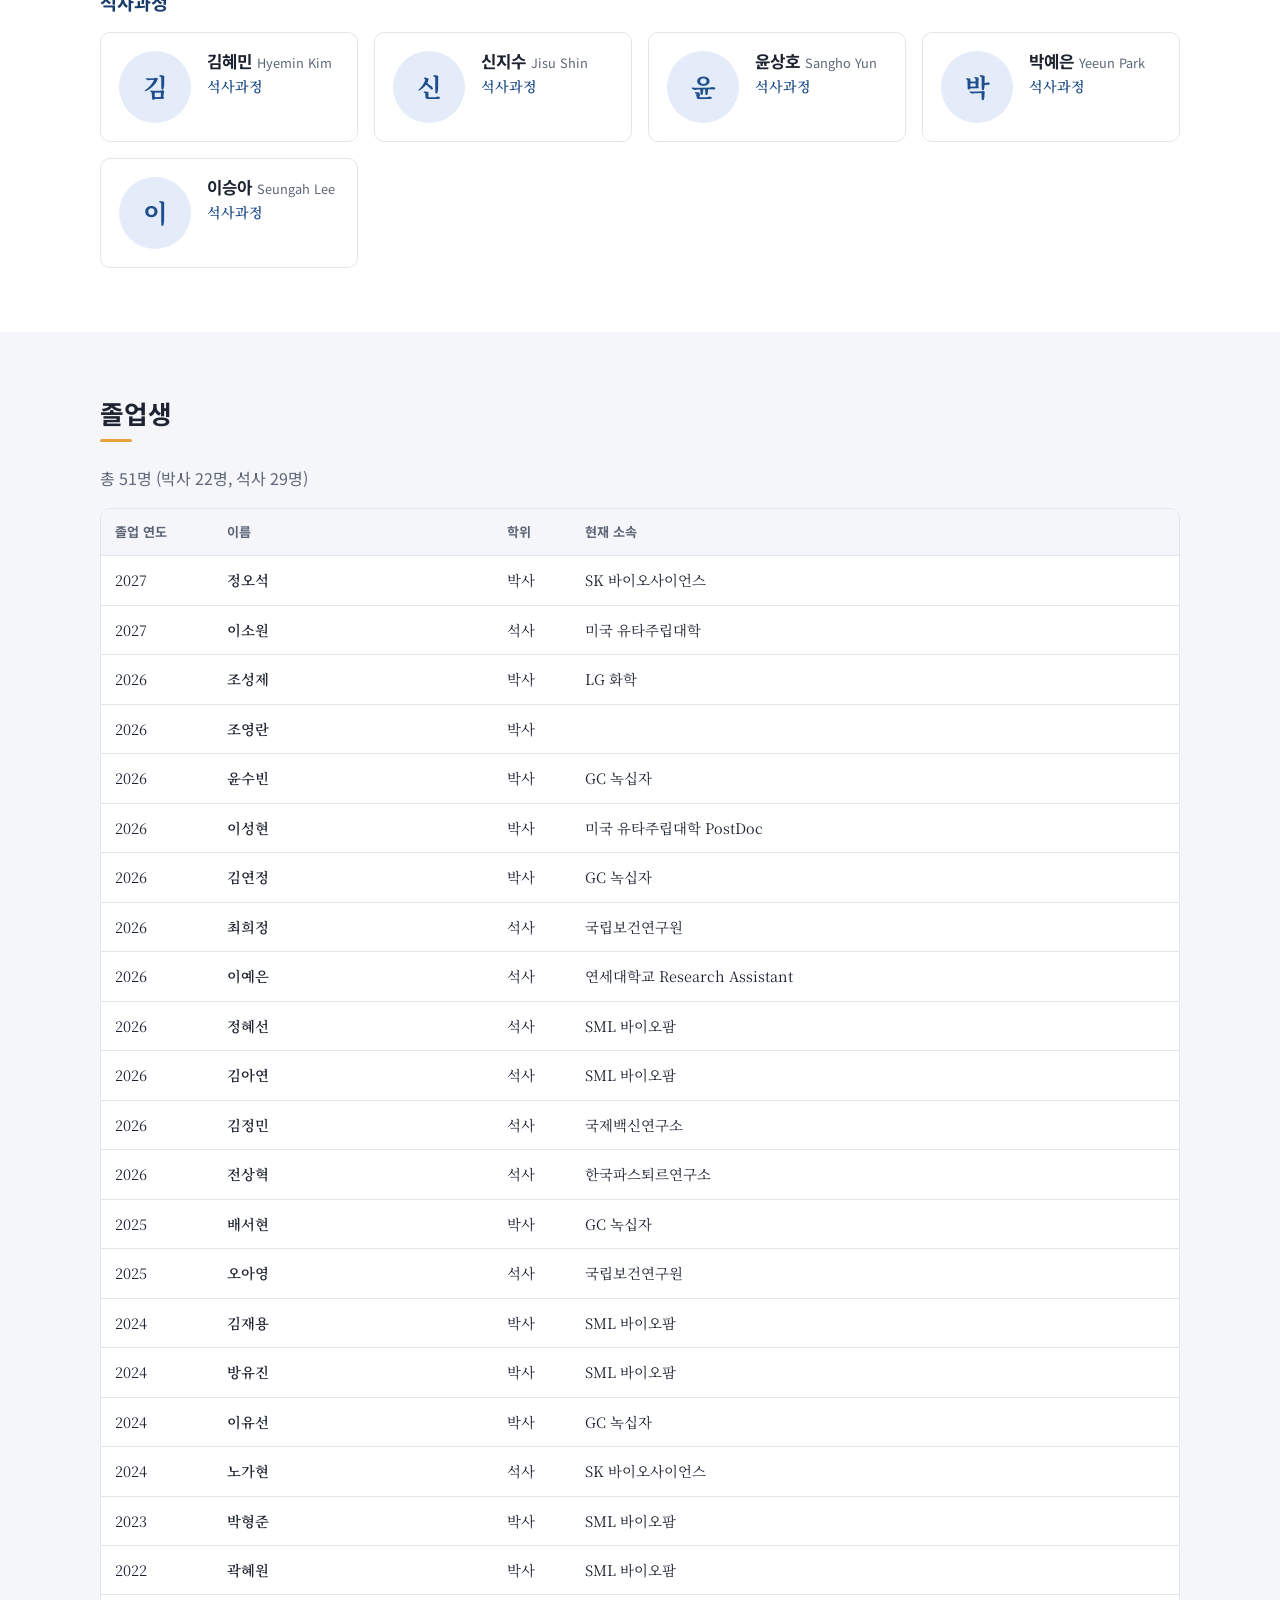
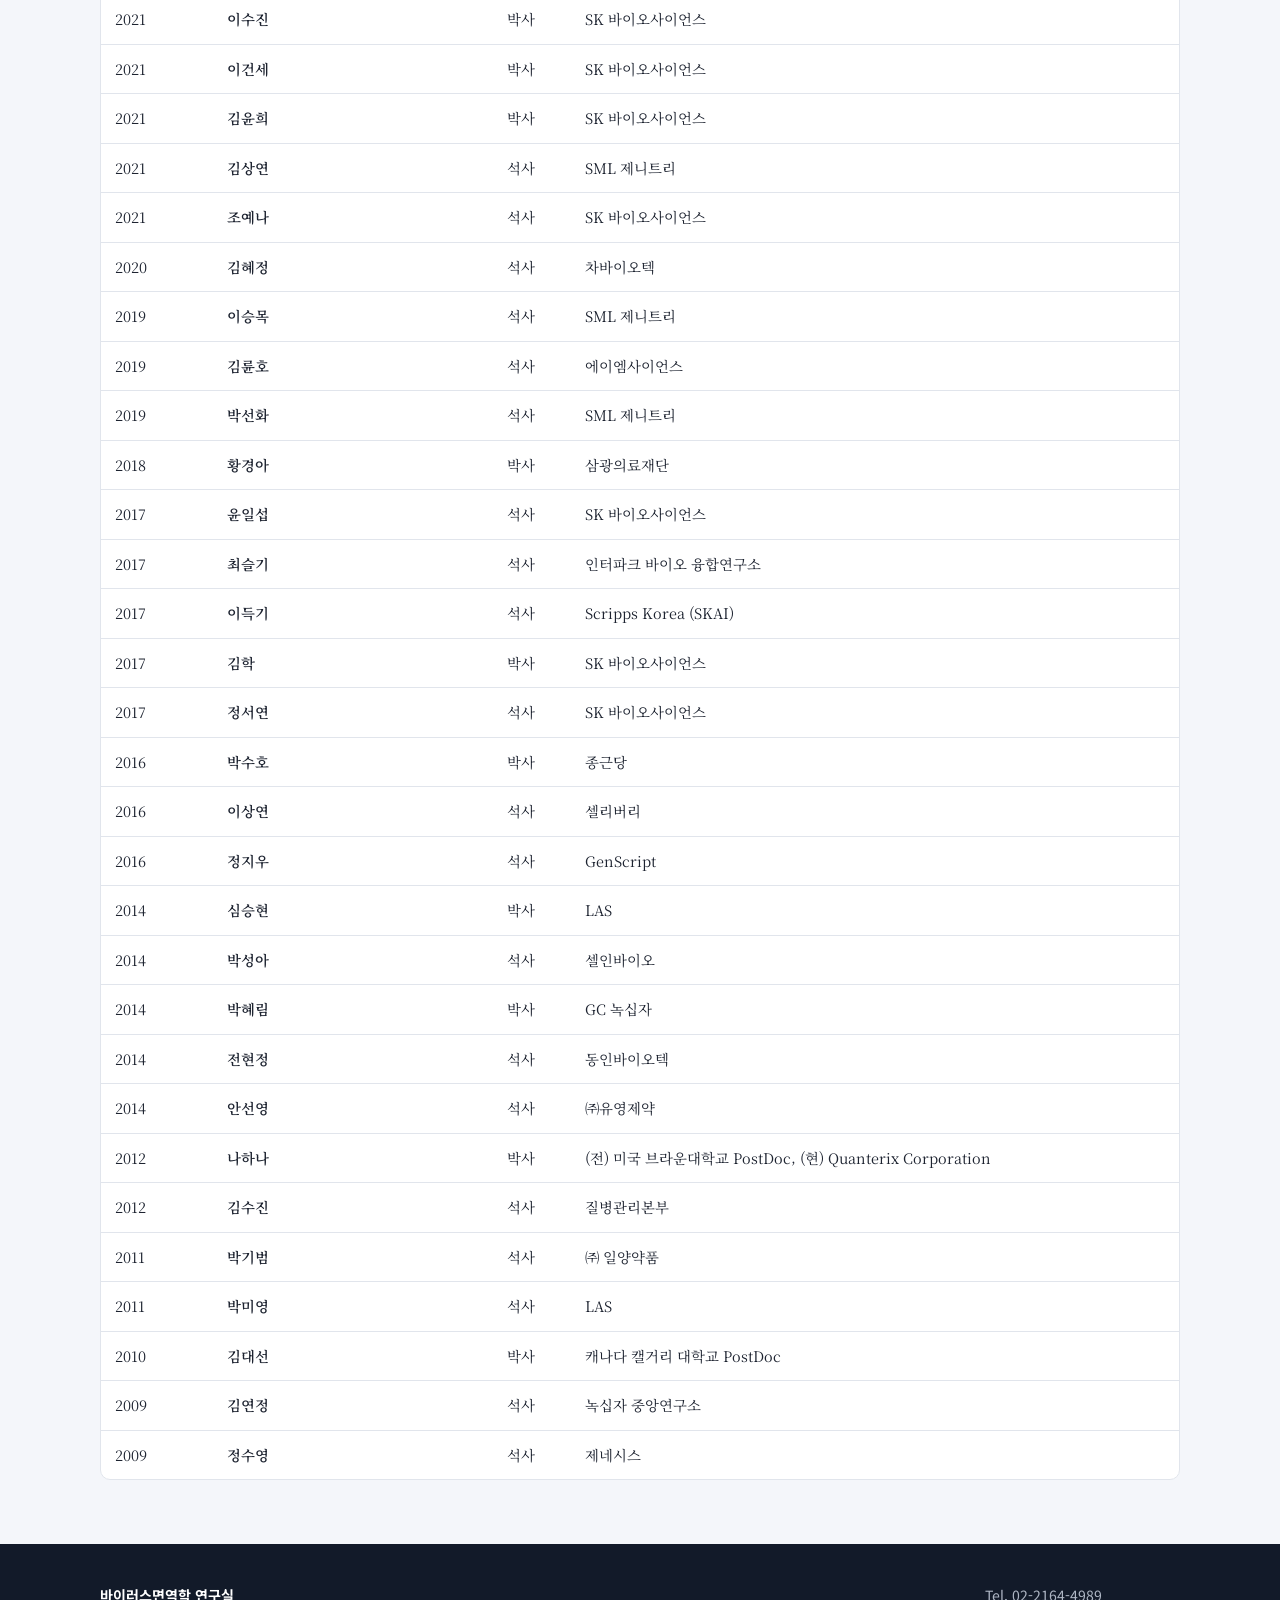
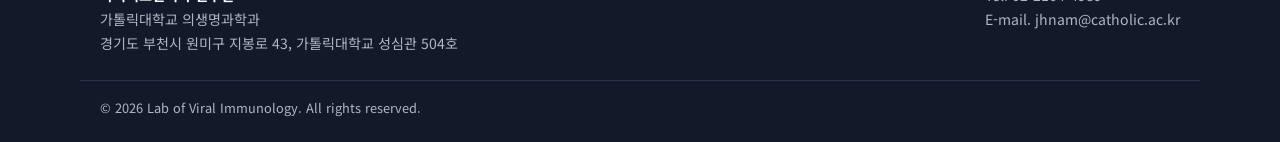
<file: members.html>
<!doctype html>
<html lang="ko">
<head>
  <meta charset="utf-8">
  <meta name="viewport" content="width=device-width, initial-scale=1, viewport-fit=cover">
  <meta name="claude:viewport-fit-sides" content="cover">
  <title>Members | 바이러스면역학 연구실</title>
  <meta name="lab-page" content="members">
  <link rel="stylesheet" href="https://fonts.googleapis.com/css2?family=Noto+Sans+KR:wght@400;500;700;800&family=Noto+Serif+KR:wght@400;600;700&display=swap">
  <link rel="stylesheet" href="assets/css/style.css">
  <link rel="icon" type="image/png" href="assets/img/favicon.png">
  <link rel="apple-touch-icon" href="assets/img/apple-touch-icon.png">
</head>
<body>

<section class="page-hero">
  <div class="container">
    <p class="eyebrow">Members</p>
    <h1>구성원</h1>
    <p>교수진, 대학원생 및 졸업생을 소개합니다.</p>
  </div>
</section>

<section class="section">
  <div class="container" id="member-list"></div>
</section>

<section class="section alt" id="alumni">
  <div class="container">
    <h2 class="section-title">졸업생</h2>
    <p class="count-line" id="alumni-count"></p>
    <div class="table-wrap">
      <table id="alumni-table">
        <thead><tr><th>졸업 연도</th><th>이름</th><th>학위</th><th>현재 소속</th></tr></thead>
        <tbody></tbody>
      </table>
    </div>
  </div>
</section>

<script src="assets/js/config.js"></script>
<script src="data/members.js"></script>
<script src="assets/js/main.js"></script>
</body>
</html>
</file>
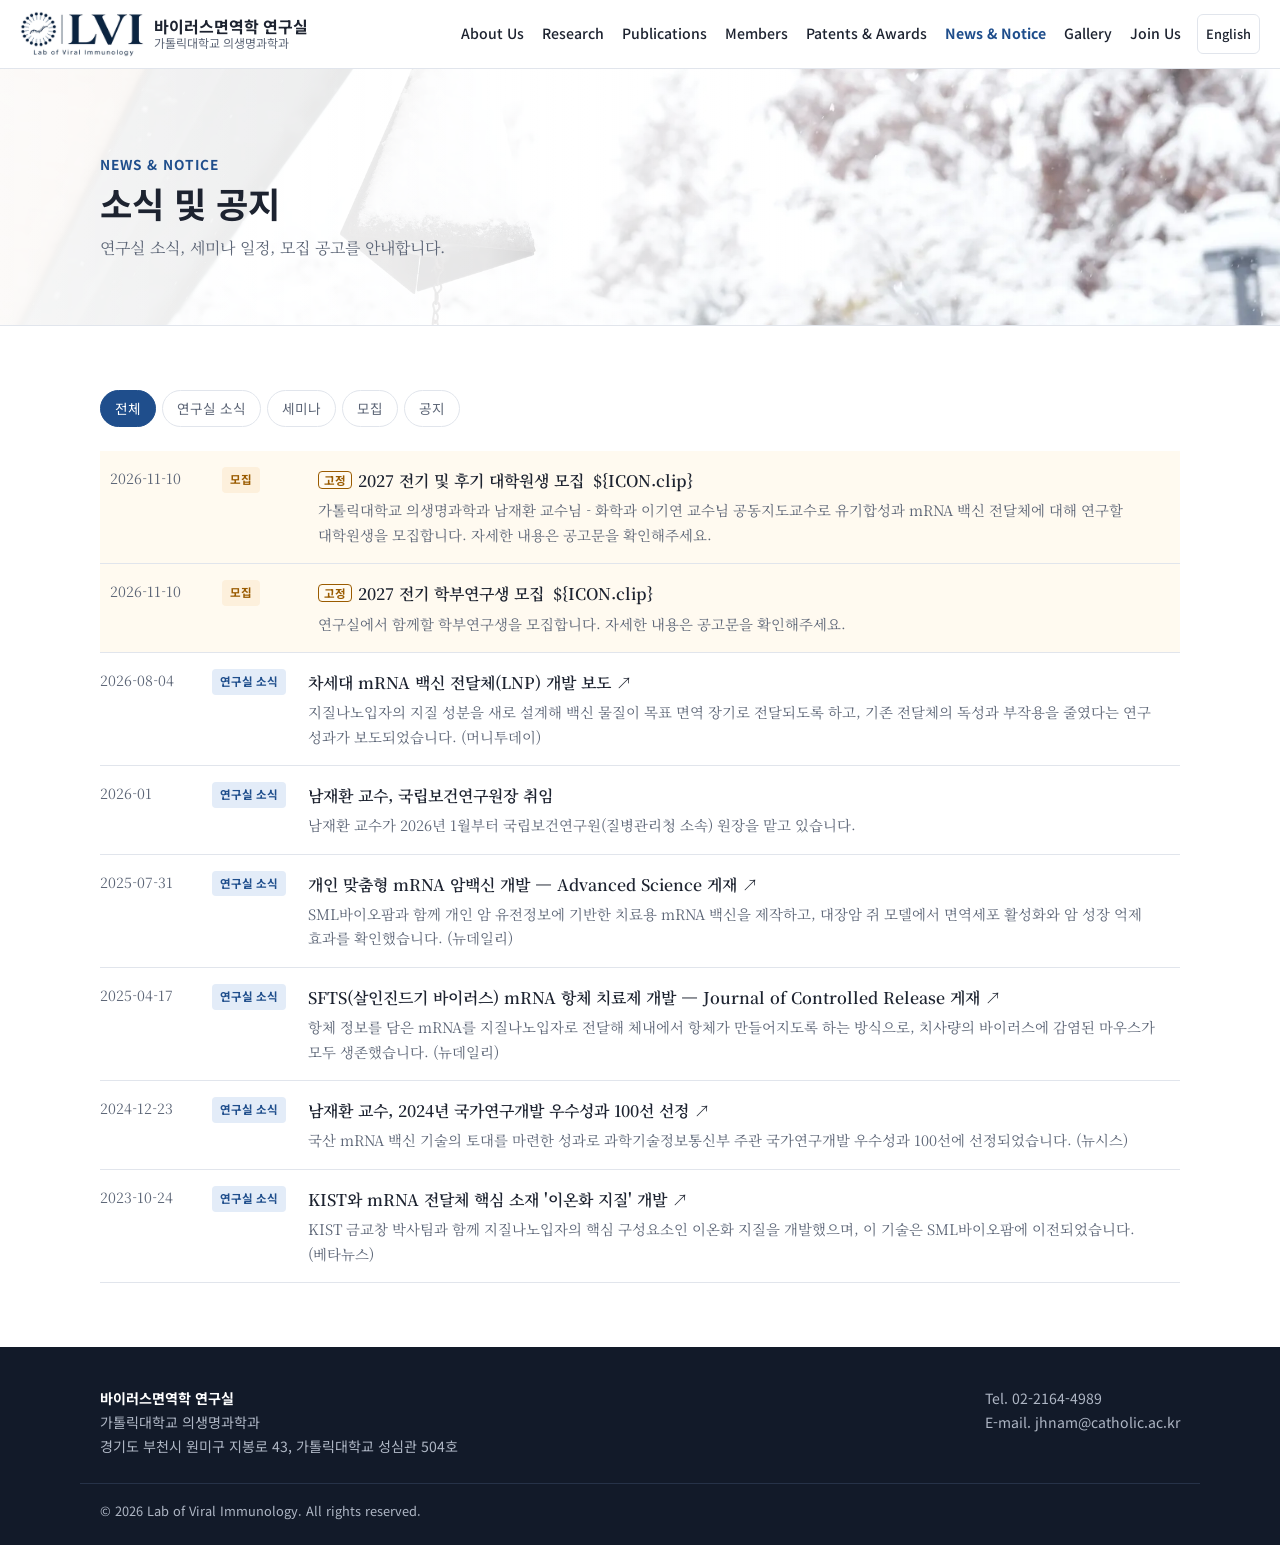
<file: news.html>
<!doctype html>
<html lang="ko">
<head>
  <meta charset="utf-8">
  <meta name="viewport" content="width=device-width, initial-scale=1, viewport-fit=cover">
  <meta name="claude:viewport-fit-sides" content="cover">
  <title>News &amp; Notice | 바이러스면역학 연구실</title>
  <meta name="lab-page" content="news">
  <link rel="stylesheet" href="https://fonts.googleapis.com/css2?family=Noto+Sans+KR:wght@400;500;700;800&family=Noto+Serif+KR:wght@400;600;700&display=swap">
  <link rel="stylesheet" href="assets/css/style.css">
  <link rel="icon" type="image/png" href="assets/img/favicon.png">
  <link rel="apple-touch-icon" href="assets/img/apple-touch-icon.png">
</head>
<body>

<section class="page-hero">
  <div class="container">
    <p class="eyebrow">News &amp; Notice</p>
    <h1>소식 및 공지</h1>
    <p>연구실 소식, 세미나 일정, 모집 공고를 안내합니다.</p>
  </div>
</section>

<section class="section">
  <div class="container">
    <div class="filter-row"><div class="chips" id="news-filter"></div></div>
    <ul class="news-list" id="news-list"></ul>
  </div>
</section>

<script src="assets/js/config.js"></script>
<script src="data/news.js"></script>
<script src="assets/js/main.js"></script>
</body>
</html>
</file>
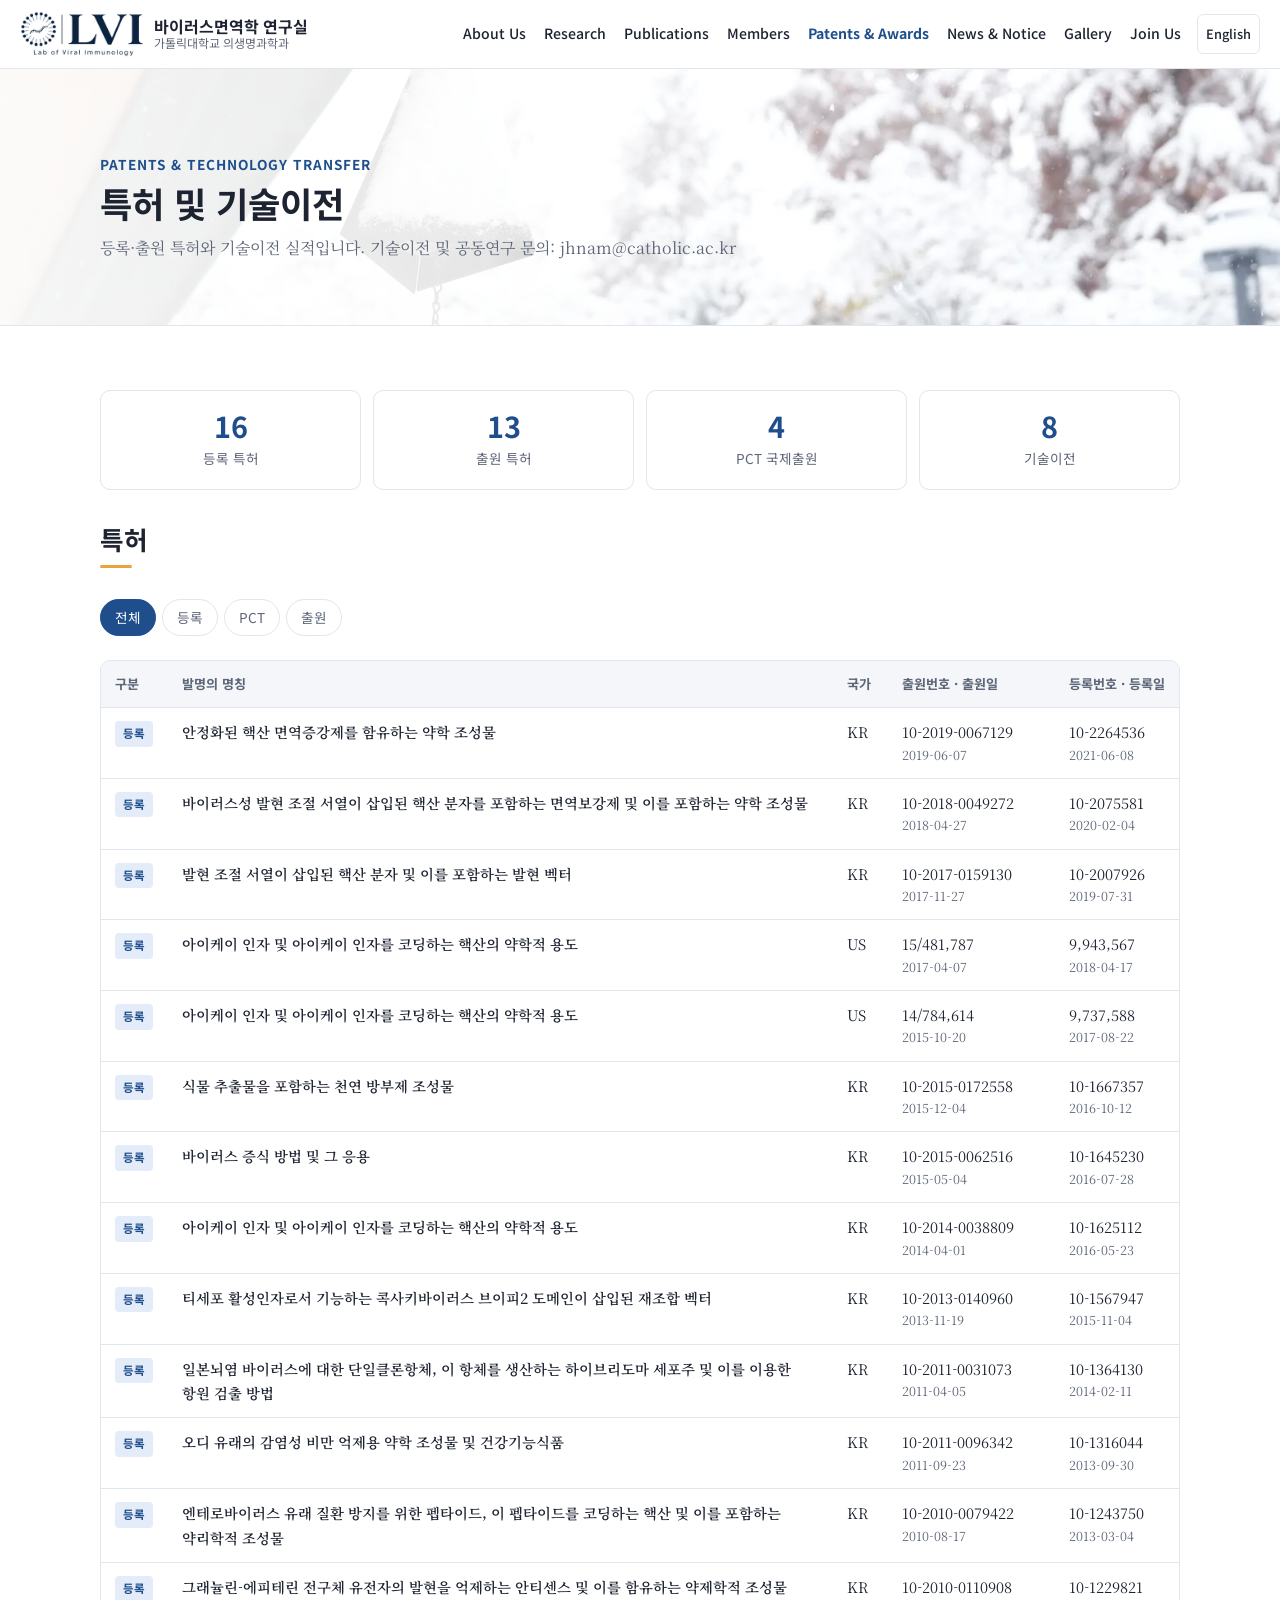
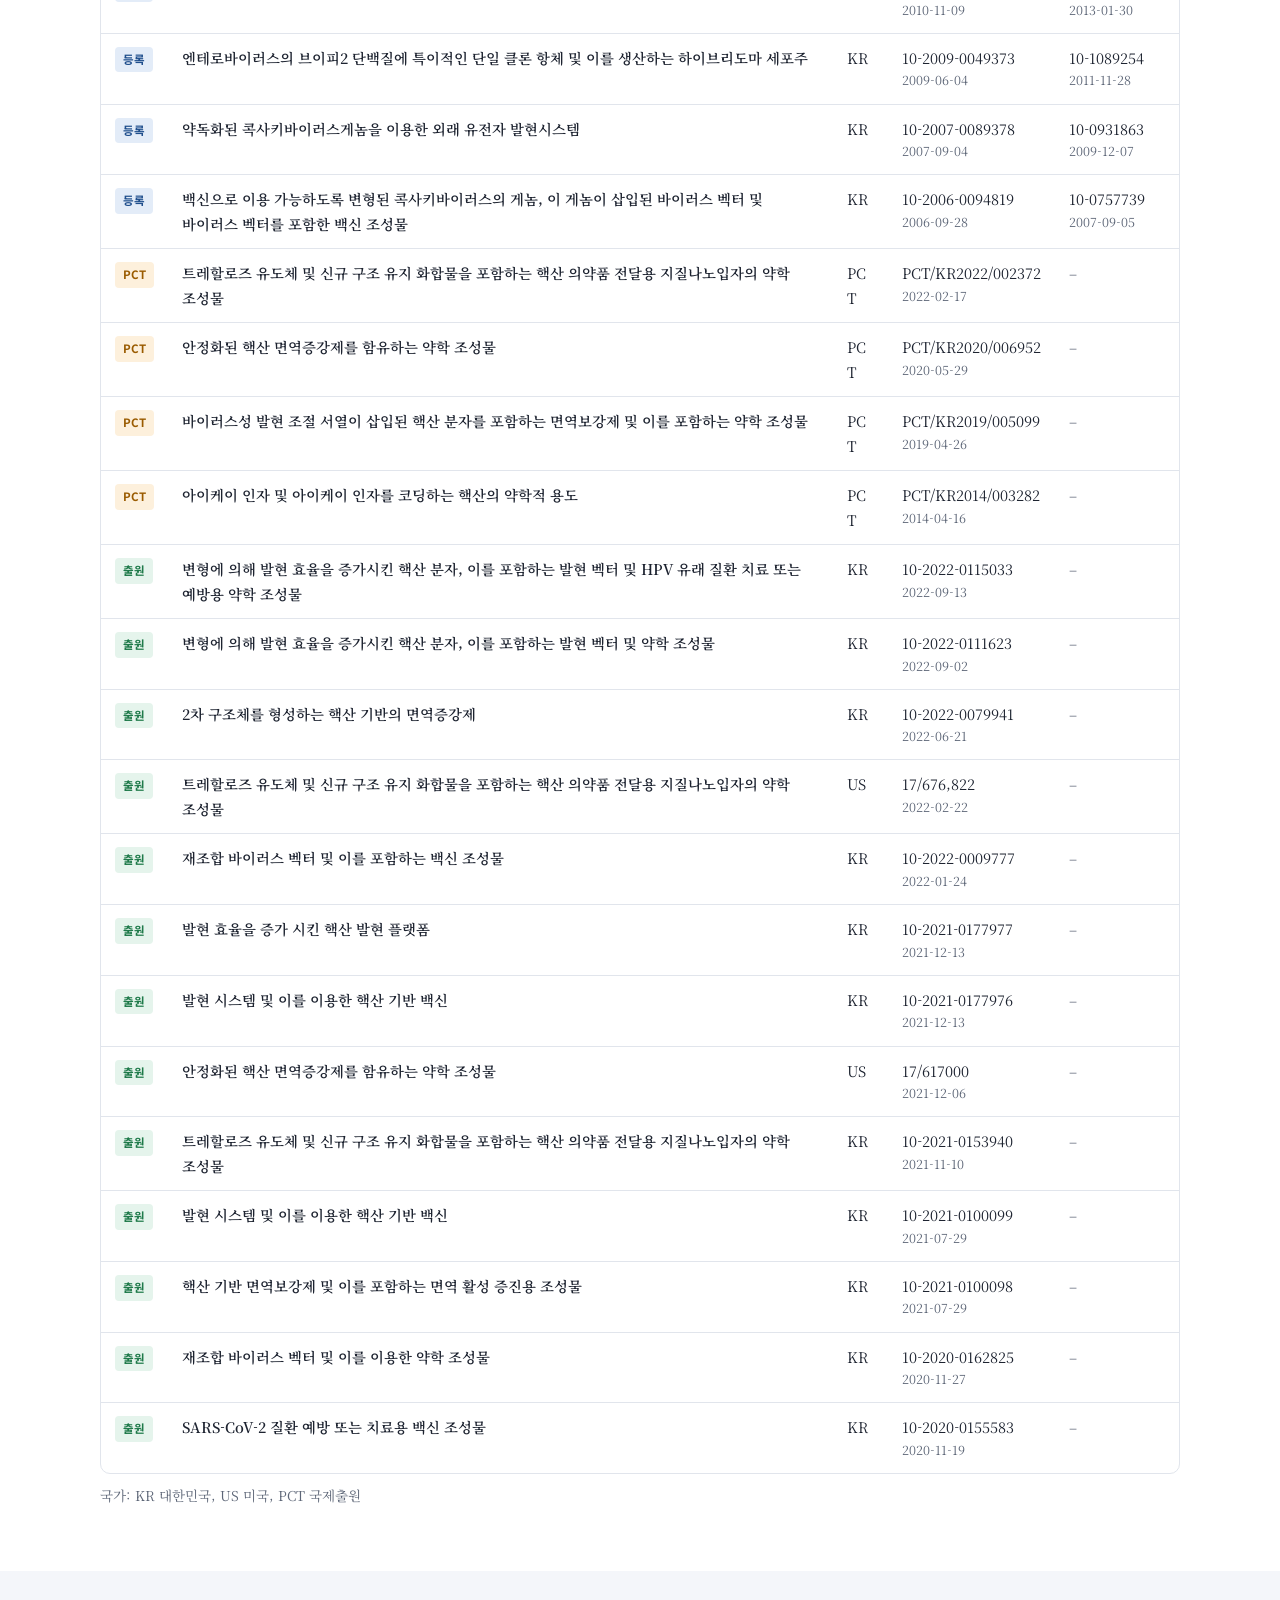
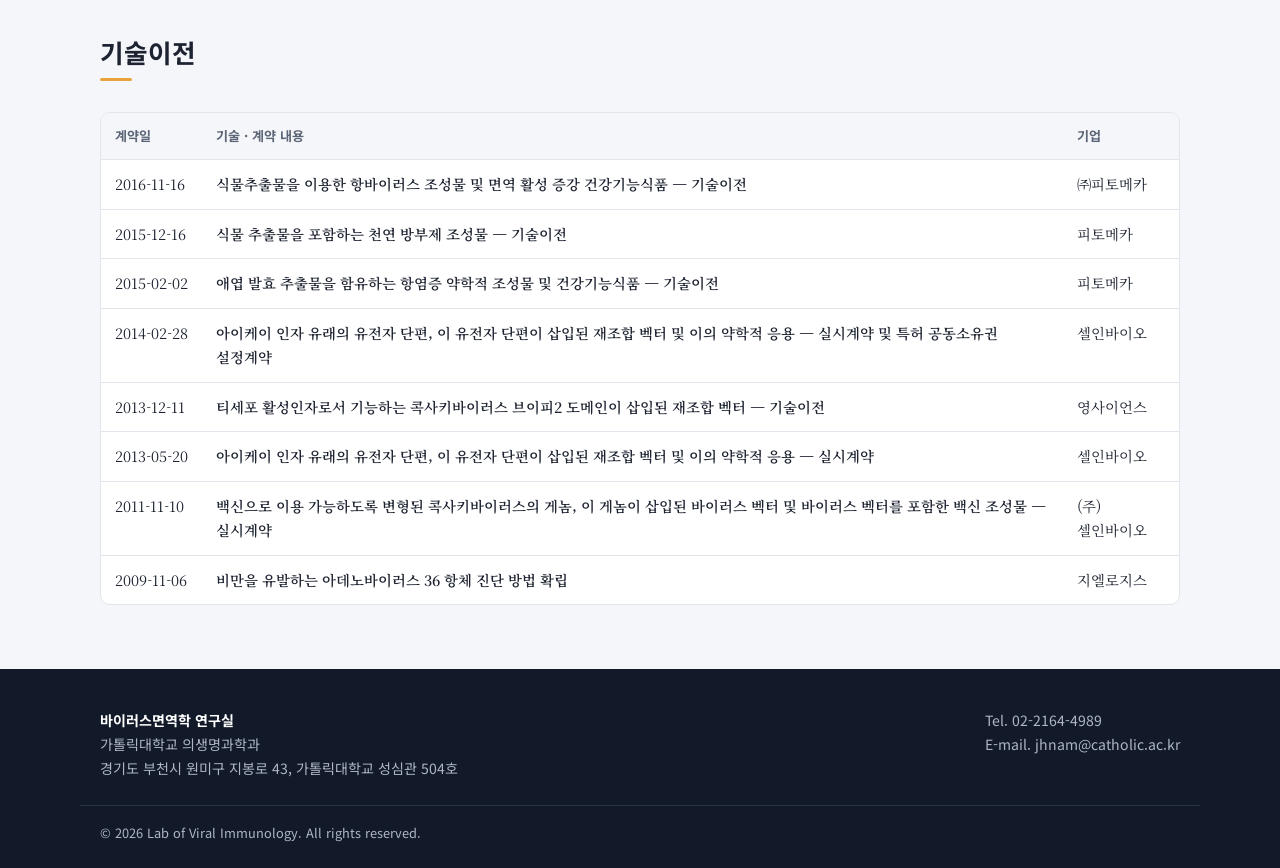
<file: patents-awards.html>
<!doctype html>
<html lang="ko">
<head>
  <meta charset="utf-8">
  <meta name="viewport" content="width=device-width, initial-scale=1, viewport-fit=cover">
  <meta name="claude:viewport-fit-sides" content="cover">
  <title>Patents &amp; Awards | 바이러스면역학 연구실</title>
  <meta name="lab-page" content="patents">
  <link rel="stylesheet" href="https://fonts.googleapis.com/css2?family=Noto+Sans+KR:wght@400;500;700;800&family=Noto+Serif+KR:wght@400;600;700&display=swap">
  <link rel="stylesheet" href="assets/css/style.css">
  <link rel="icon" type="image/png" href="assets/img/favicon.png">
  <link rel="apple-touch-icon" href="assets/img/apple-touch-icon.png">
</head>
<body>

<section class="page-hero">
  <div class="container">
    <p class="eyebrow">Patents &amp; Technology Transfer</p>
    <h1>특허 및 기술이전</h1>
    <p>등록·출원 특허와 기술이전 실적입니다. 기술이전 및 공동연구 문의: <span class="sel" data-site="email"></span></p>
  </div>
</section>

<section class="section">
  <div class="container">
    <div class="stats" id="patent-stats"></div>

    <h2 class="section-title">특허</h2>
    <div class="filter-row"><div class="chips" id="patent-filter"></div></div>
    <div class="table-wrap">
      <table id="patent-table">
        <thead><tr><th>구분</th><th>발명의 명칭</th><th>국가</th><th>출원번호 · 출원일</th><th>등록번호 · 등록일</th></tr></thead>
        <tbody></tbody>
      </table>
    </div>
    <p class="table-note">국가: KR 대한민국, US 미국, PCT 국제출원</p>
  </div>
</section>

<section class="section alt">
  <div class="container">
    <h2 class="section-title">기술이전</h2>
    <div class="table-wrap">
      <table id="transfer-table">
        <thead><tr><th>계약일</th><th>기술 · 계약 내용</th><th>기업</th></tr></thead>
        <tbody></tbody>
      </table>
    </div>
  </div>
</section>

<!-- 수상: data/patents-awards.js 의 AWARDS 에 항목을 넣으면 자동으로 나타납니다 -->
<section class="section" id="award-section" hidden>
  <div class="container">
    <h2 class="section-title">수상</h2>
    <div class="table-wrap">
      <table id="award-table">
        <thead><tr><th>일자</th><th>수상명</th><th>수상자</th><th>수여기관</th></tr></thead>
        <tbody></tbody>
      </table>
    </div>
  </div>
</section>

<script src="assets/js/config.js"></script>
<script src="data/patents-awards.js"></script>
<script src="assets/js/main.js"></script>
</body>
</html>
</file>
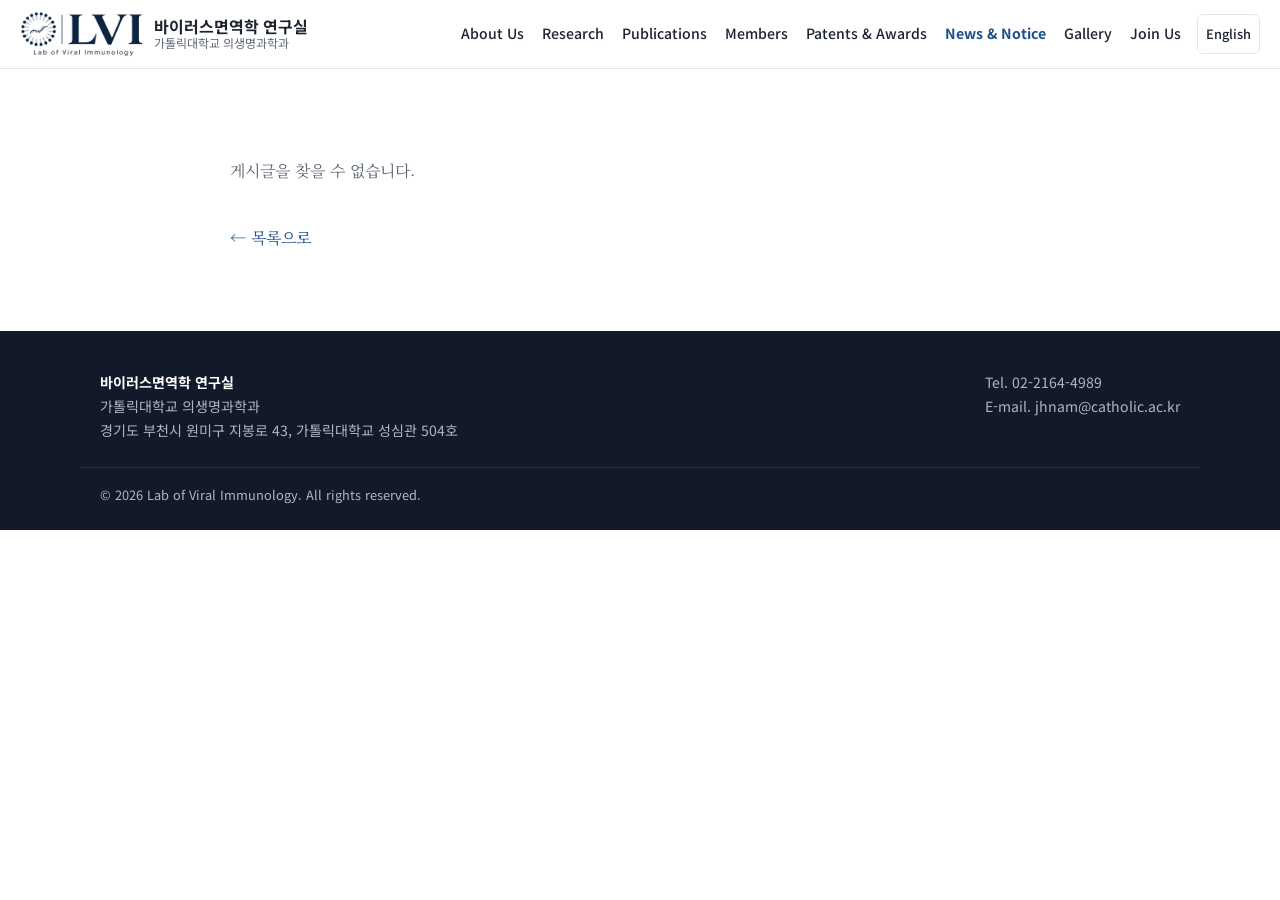
<file: post.html>
<!doctype html>
<html lang="ko">
<head>
  <meta charset="utf-8">
  <meta name="viewport" content="width=device-width, initial-scale=1, viewport-fit=cover">
  <meta name="claude:viewport-fit-sides" content="cover">
  <title>게시글 | 바이러스면역학 연구실</title>
  <meta name="lab-page" content="news">
  <link rel="stylesheet" href="https://fonts.googleapis.com/css2?family=Noto+Sans+KR:wght@400;500;700;800&family=Noto+Serif+KR:wght@400;600;700&display=swap">
  <link rel="stylesheet" href="assets/css/style.css">
  <link rel="icon" type="image/png" href="assets/img/favicon.png">
  <link rel="apple-touch-icon" href="assets/img/apple-touch-icon.png">
</head>
<body>

<!-- 게시글 상세: 내용은 data/news.js 에서 ?id= 로 찾아 표시합니다. -->
<section class="section">
  <div class="container post" id="post">
    <p class="empty">게시글을 불러오는 중입니다…</p>
  </div>
</section>

<script src="assets/js/config.js"></script>
<script src="data/news.js"></script>
<script src="assets/js/main.js"></script>
</body>
</html>
</file>
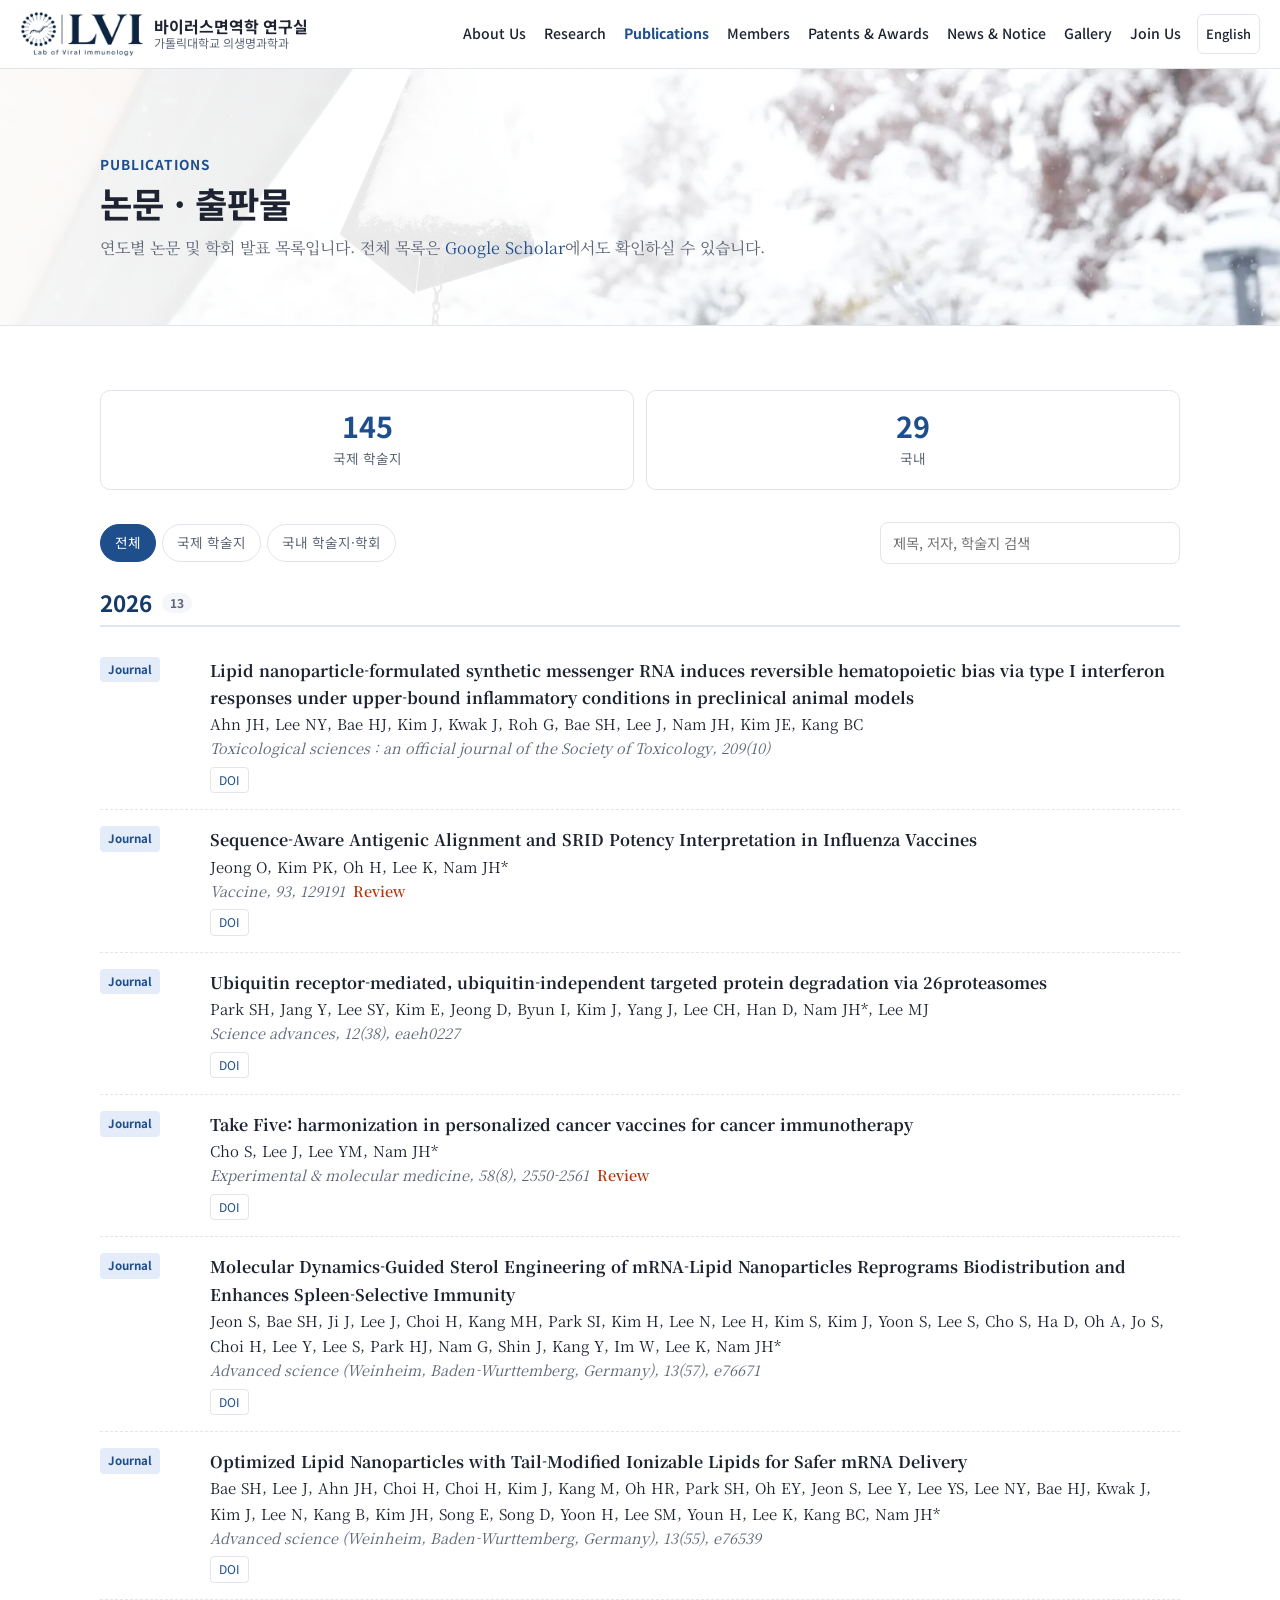
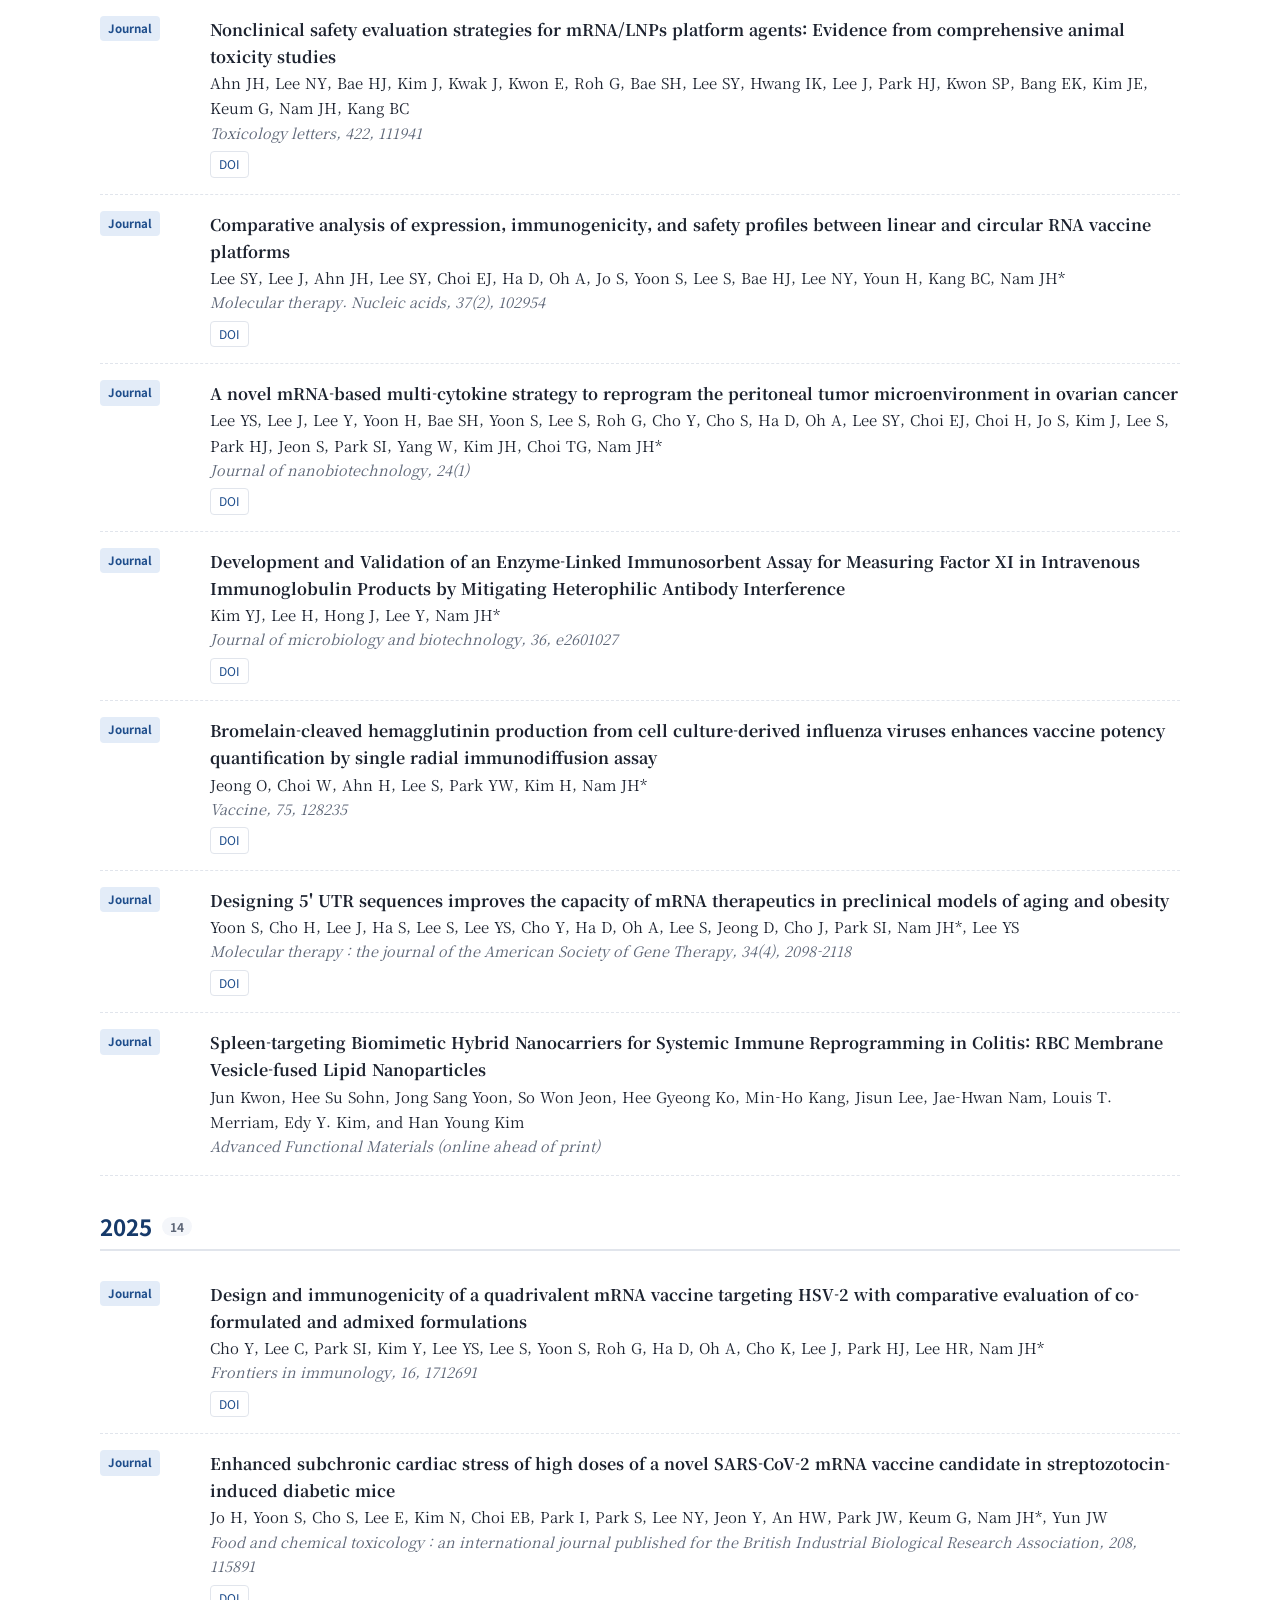
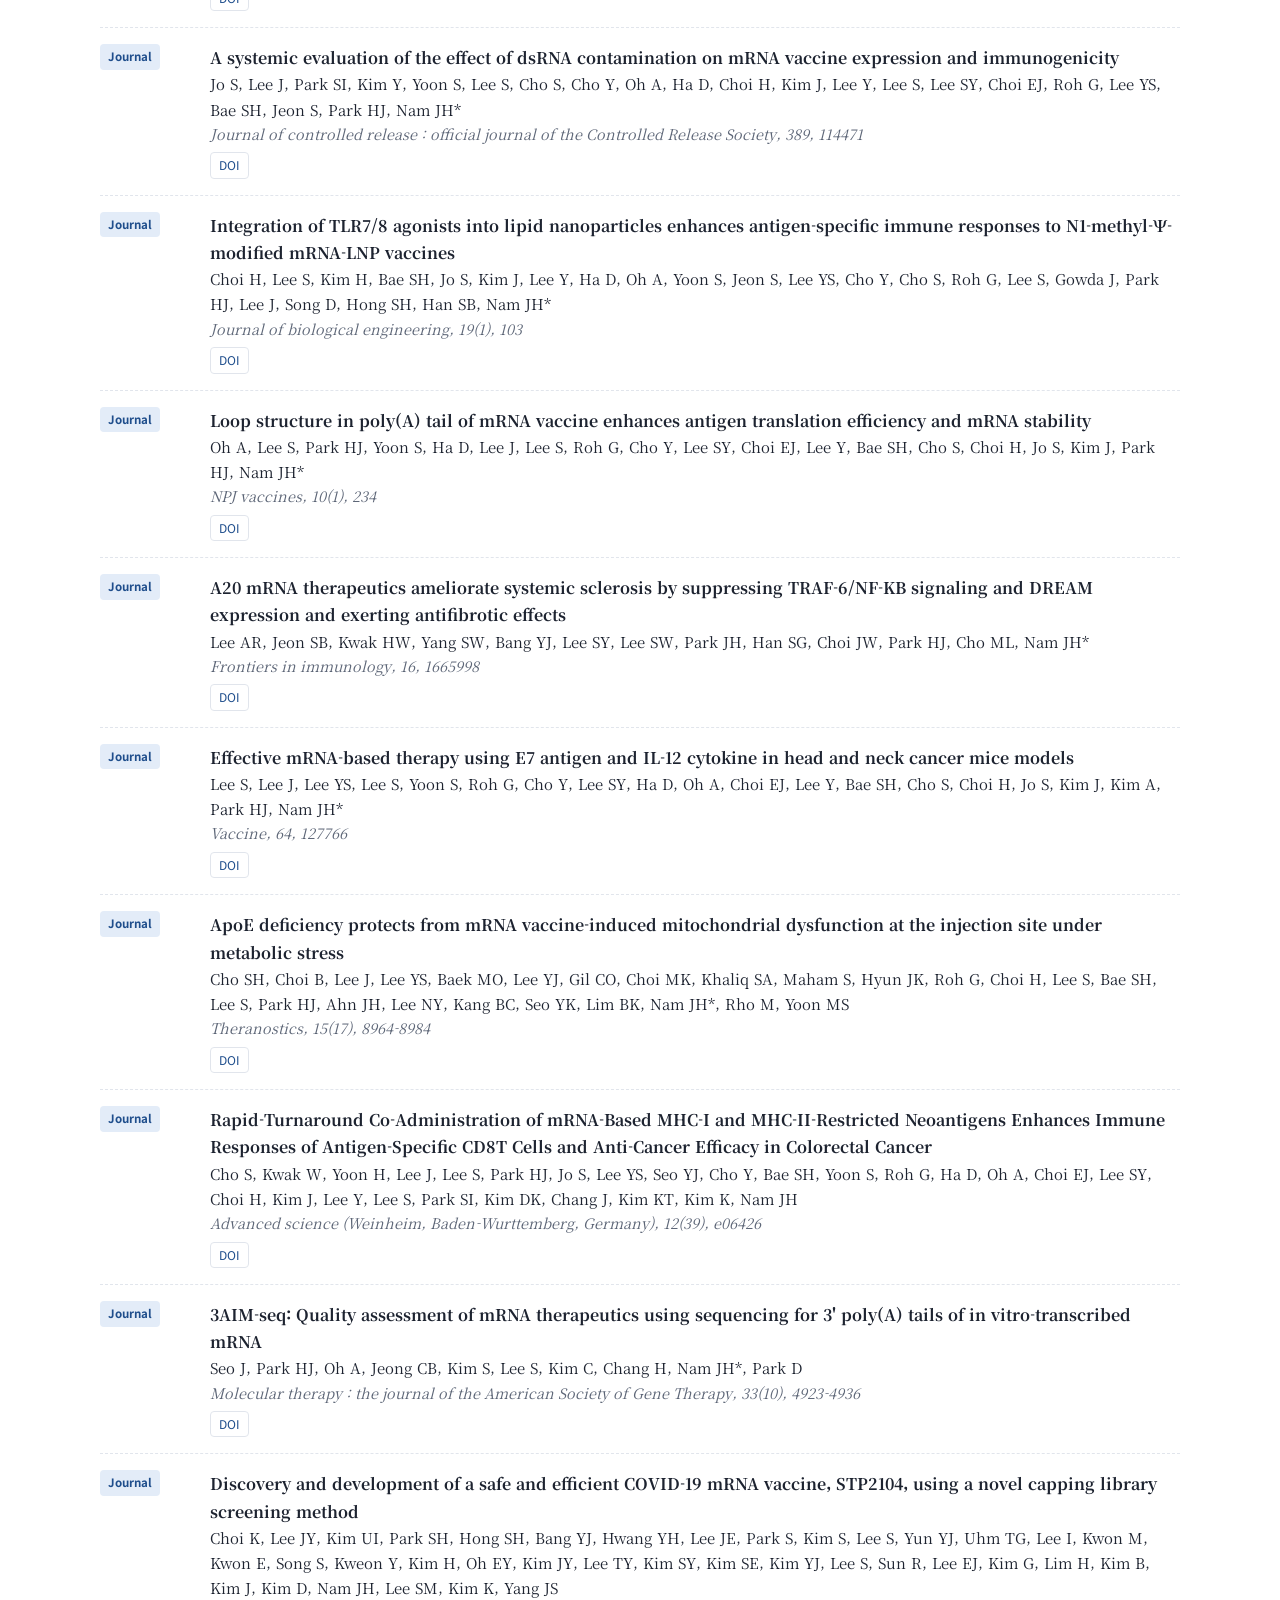
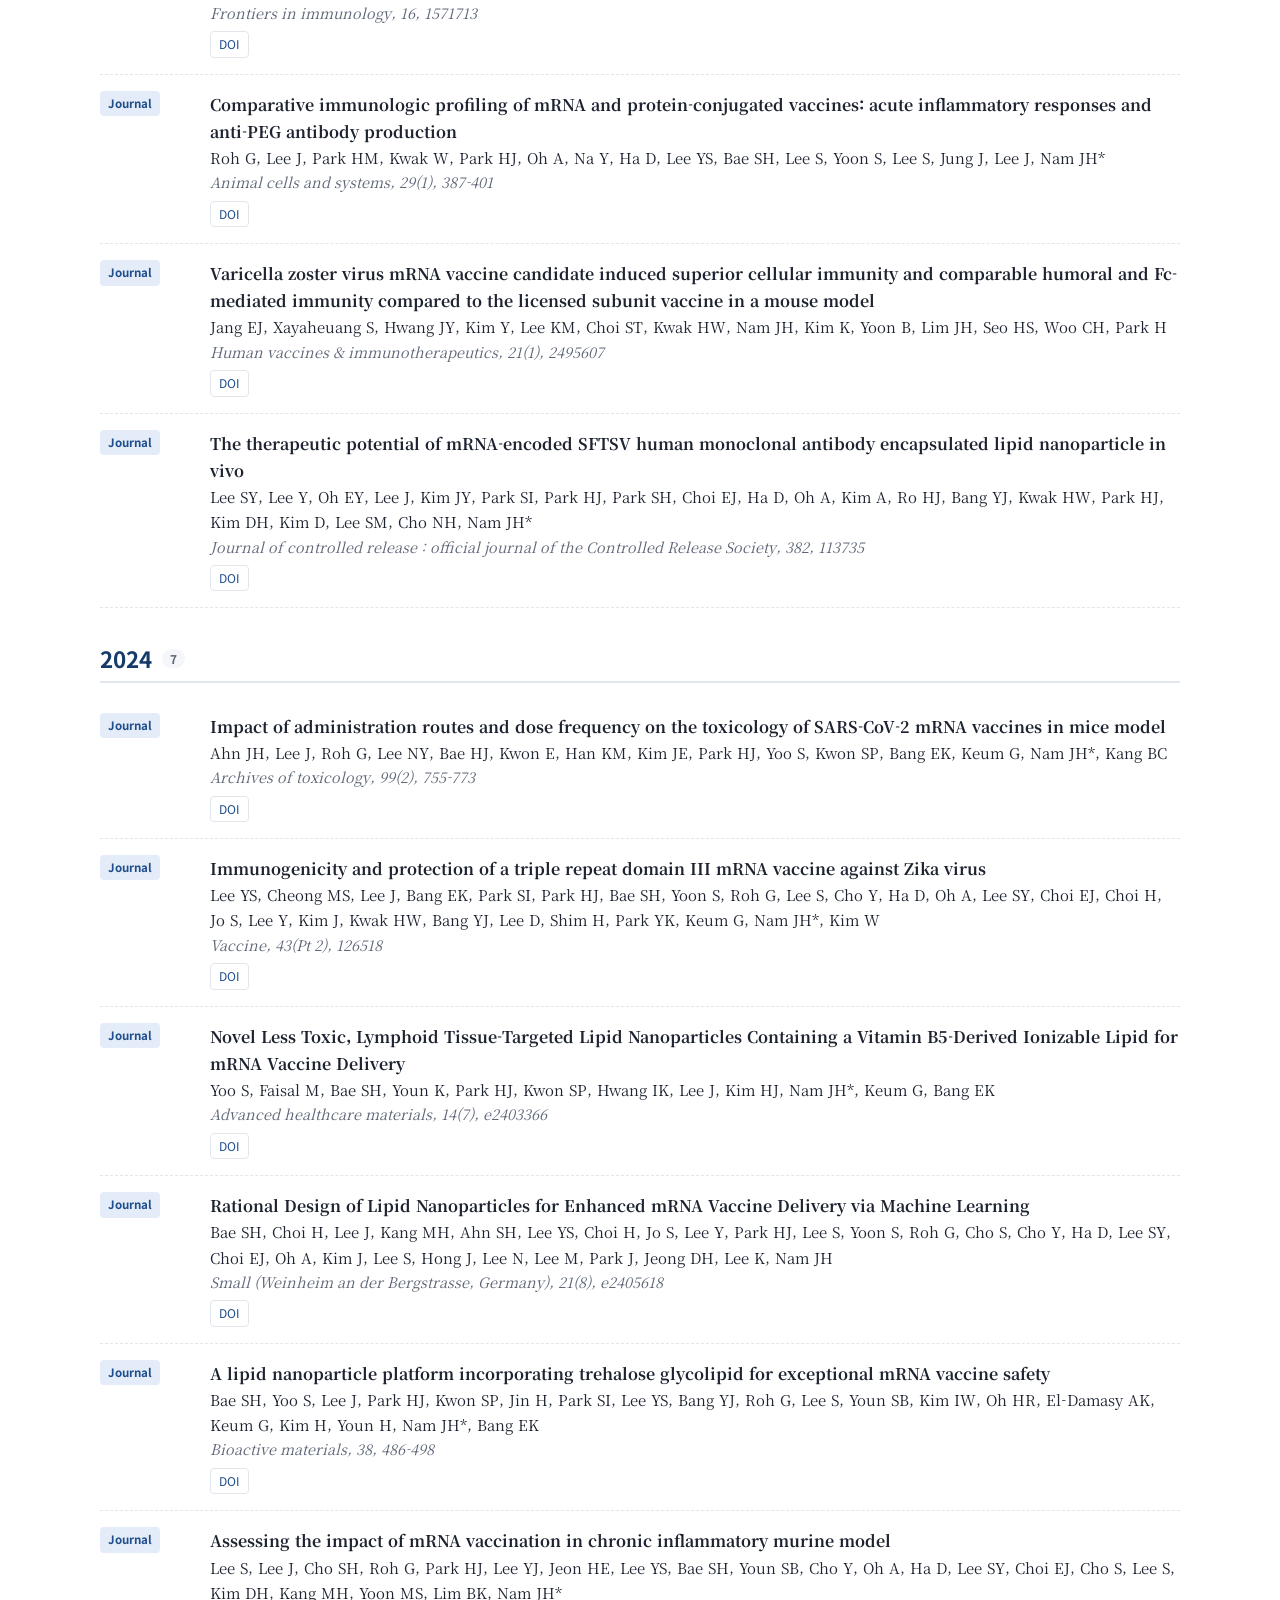
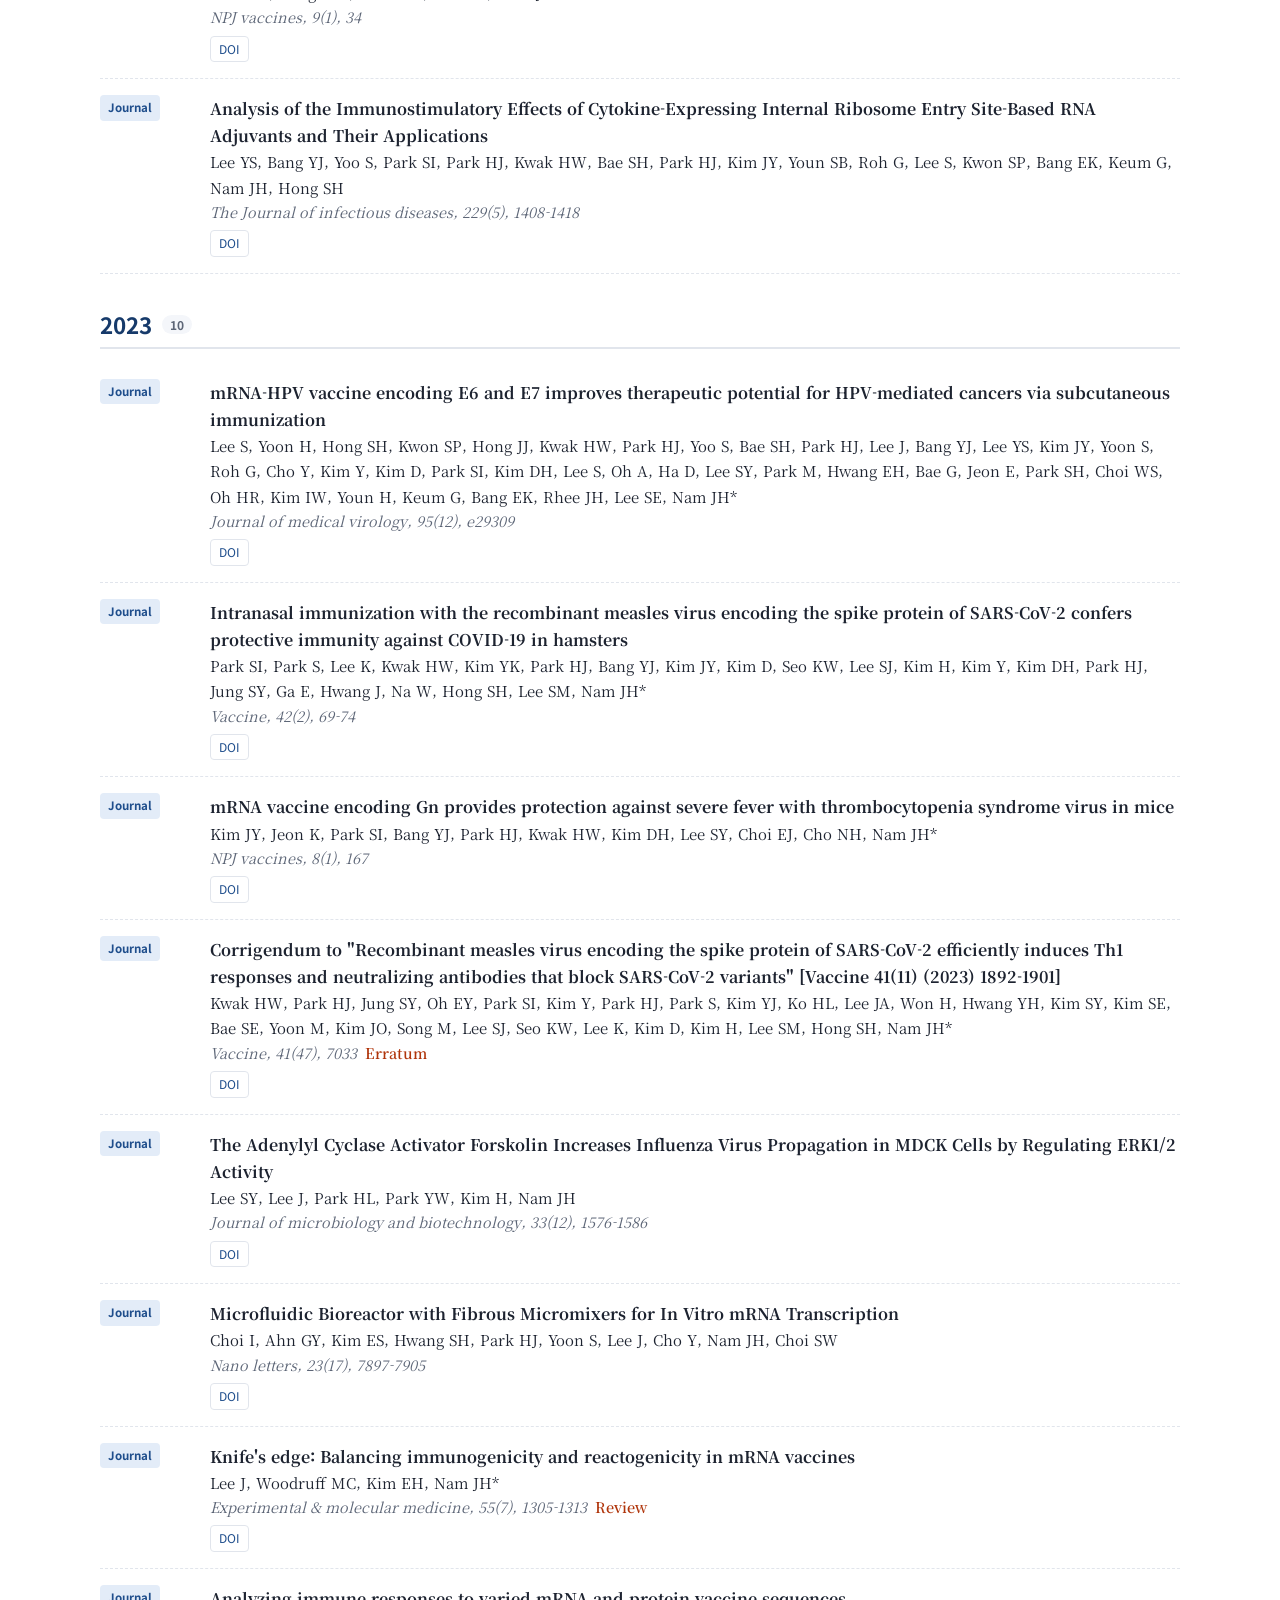
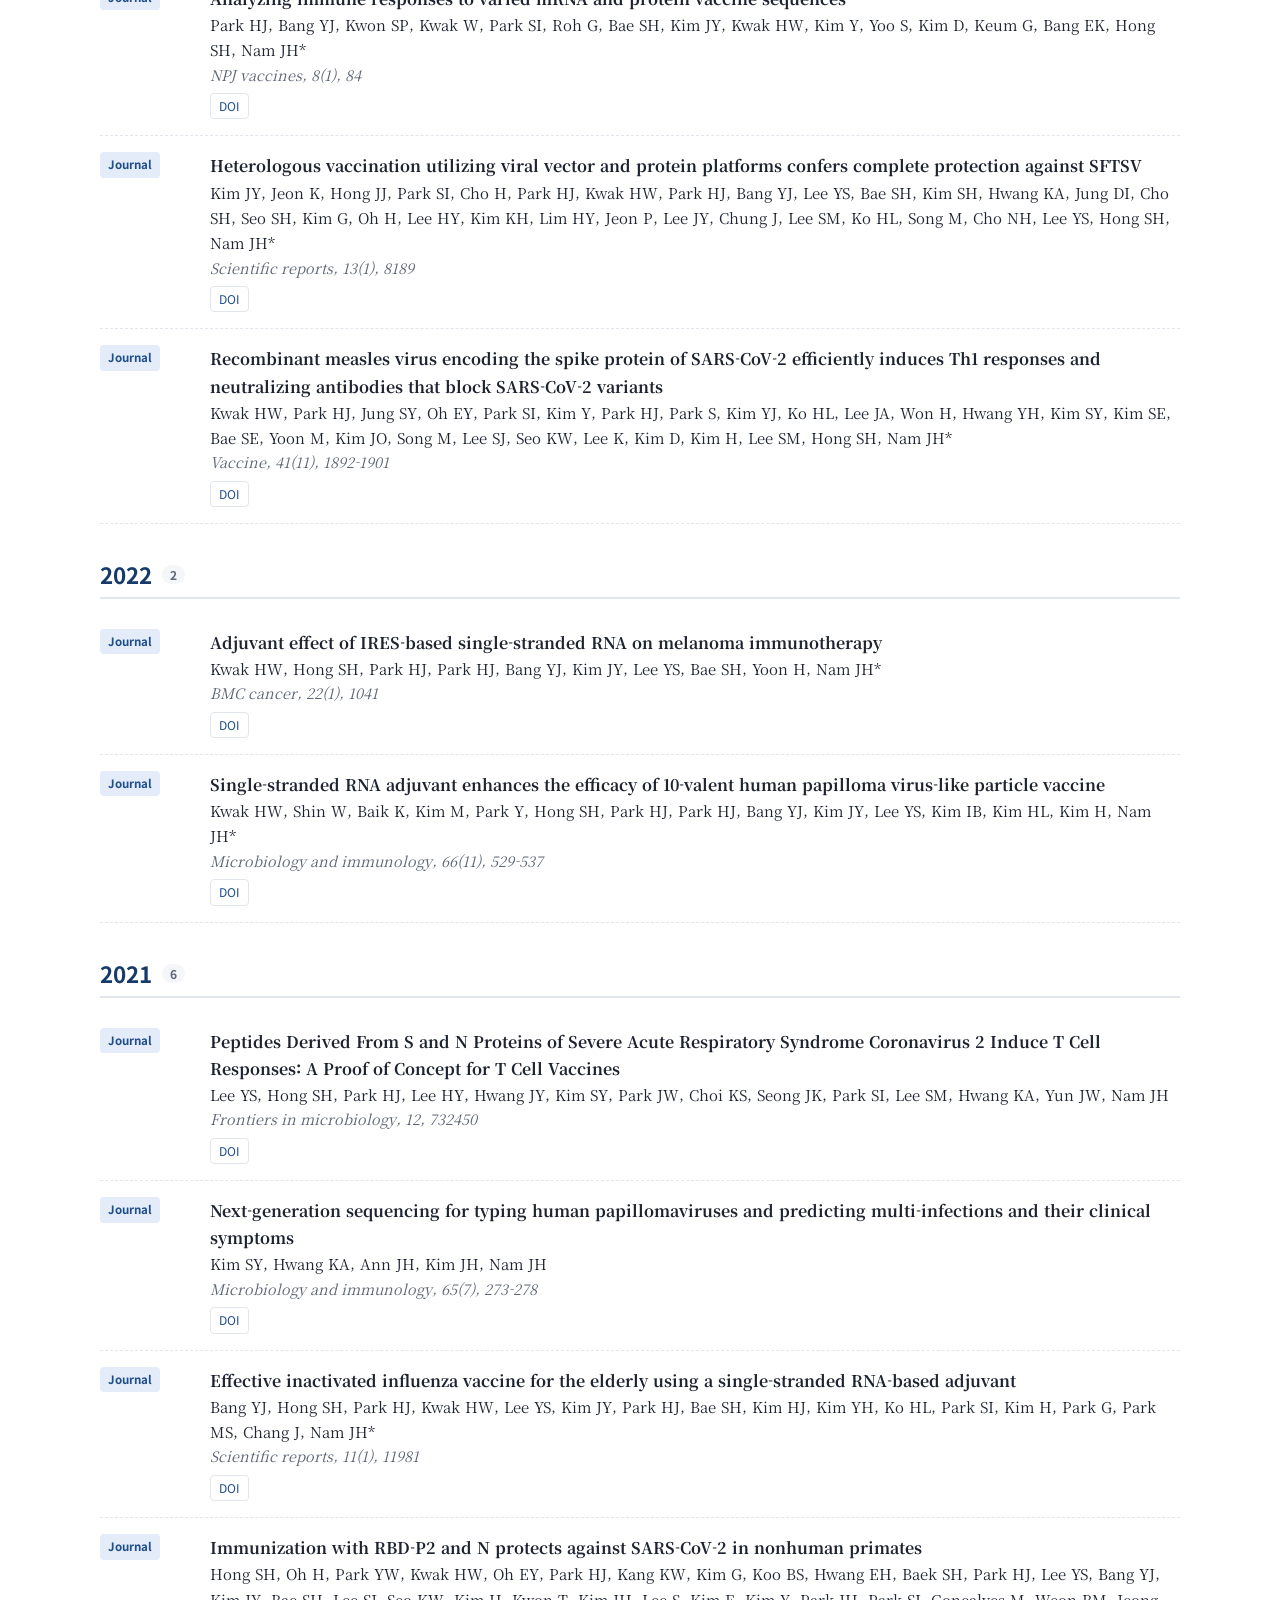
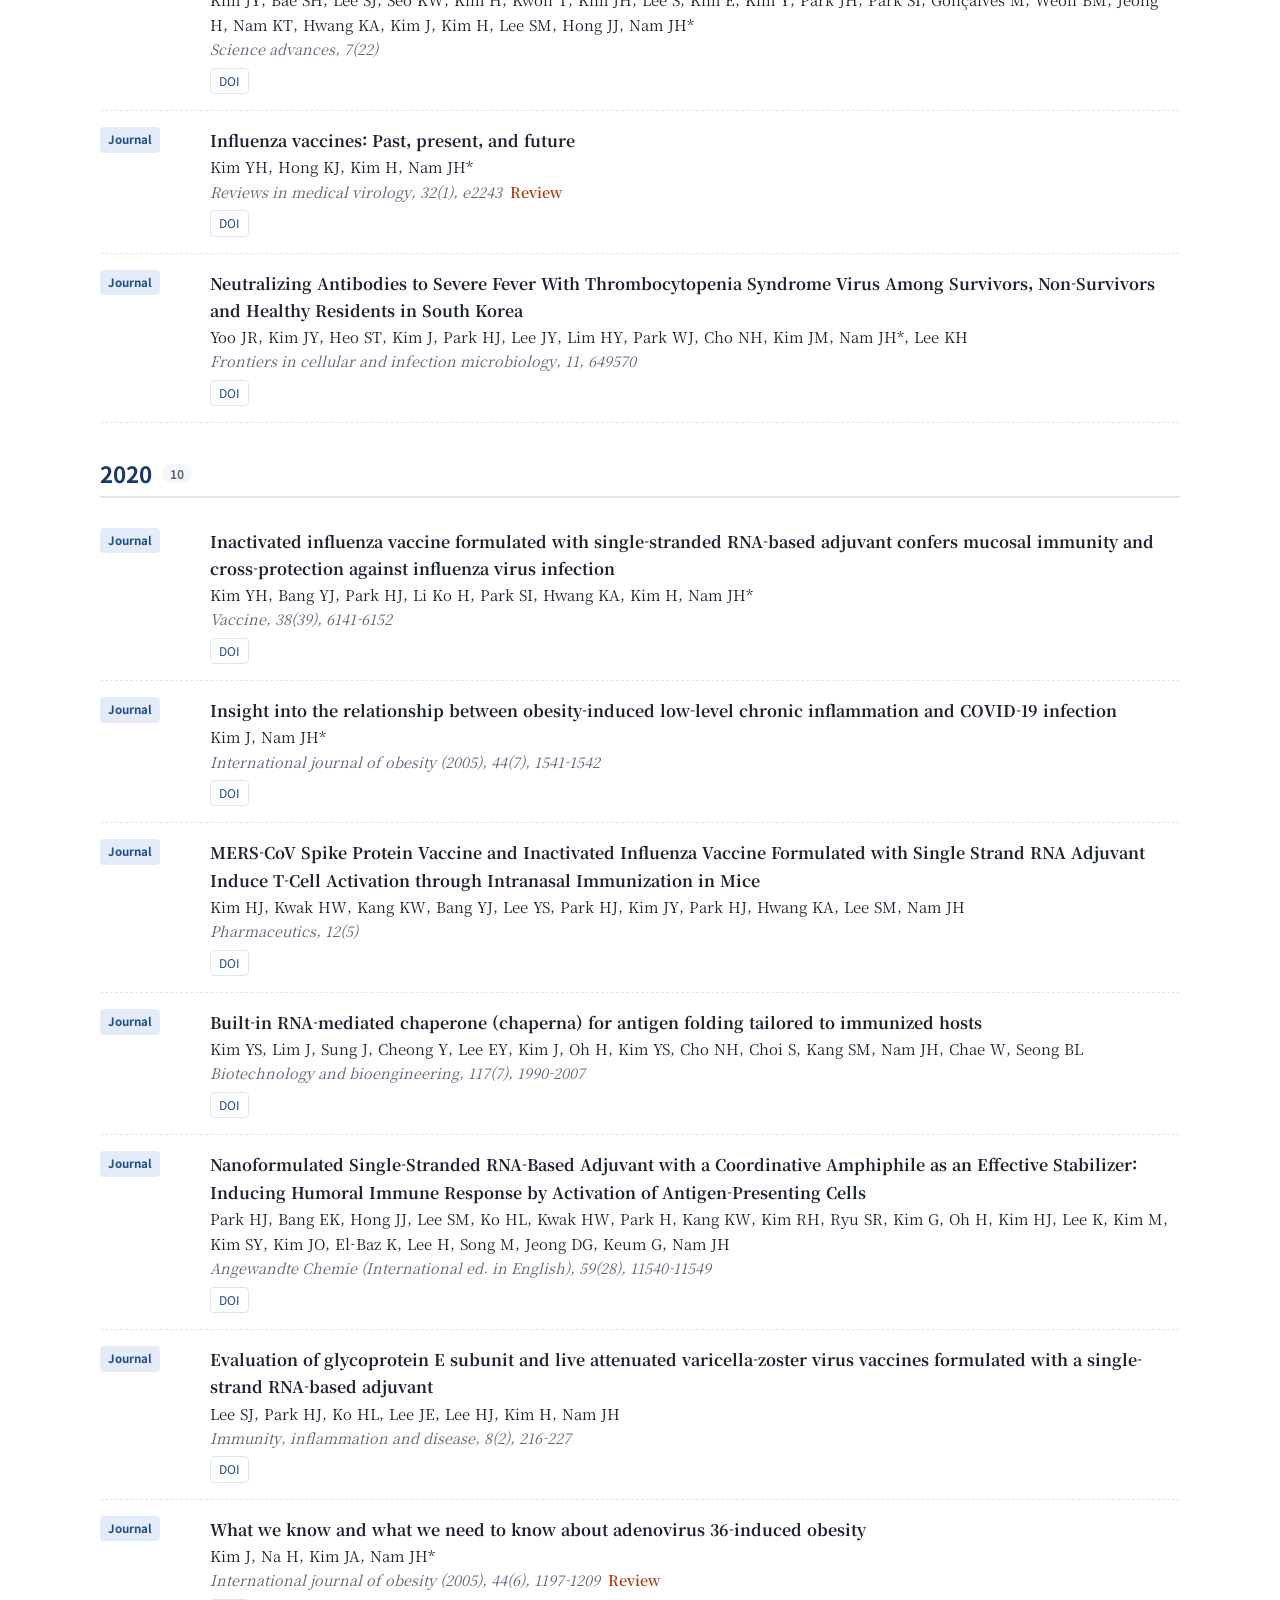
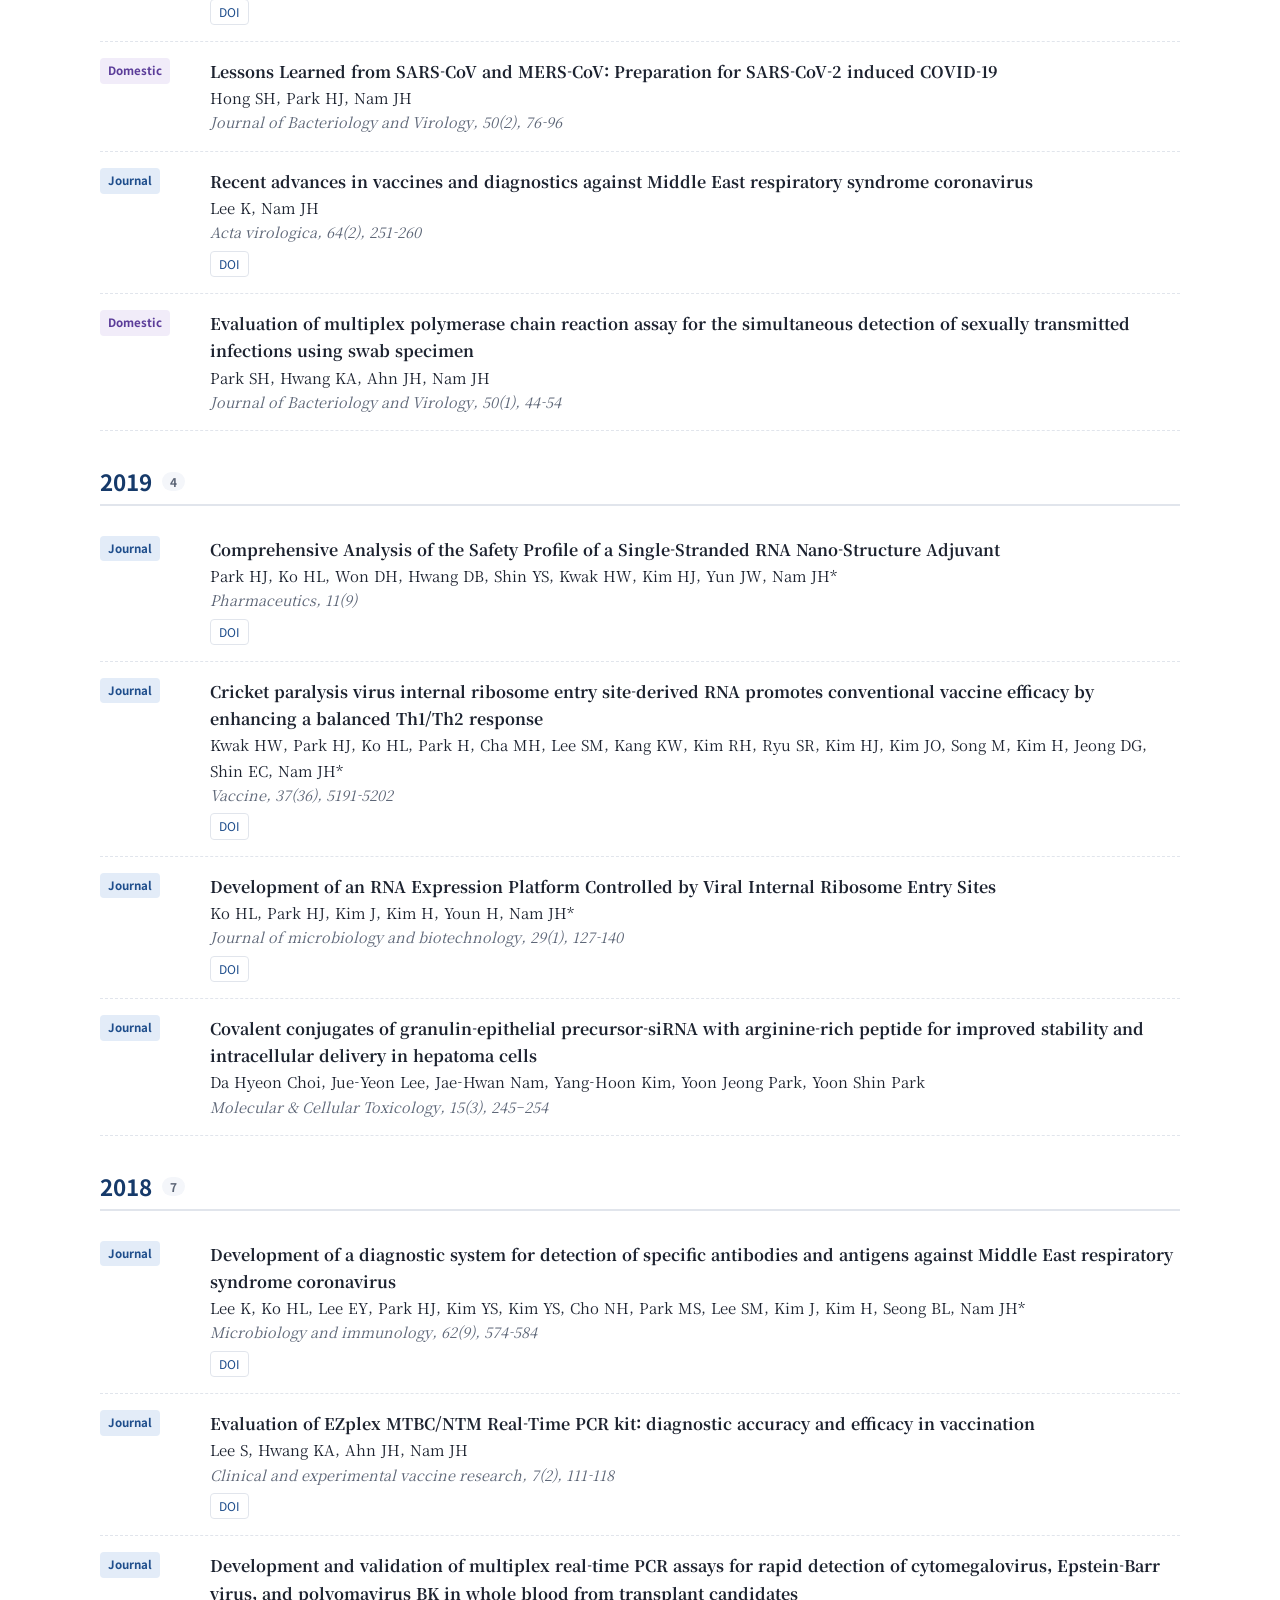
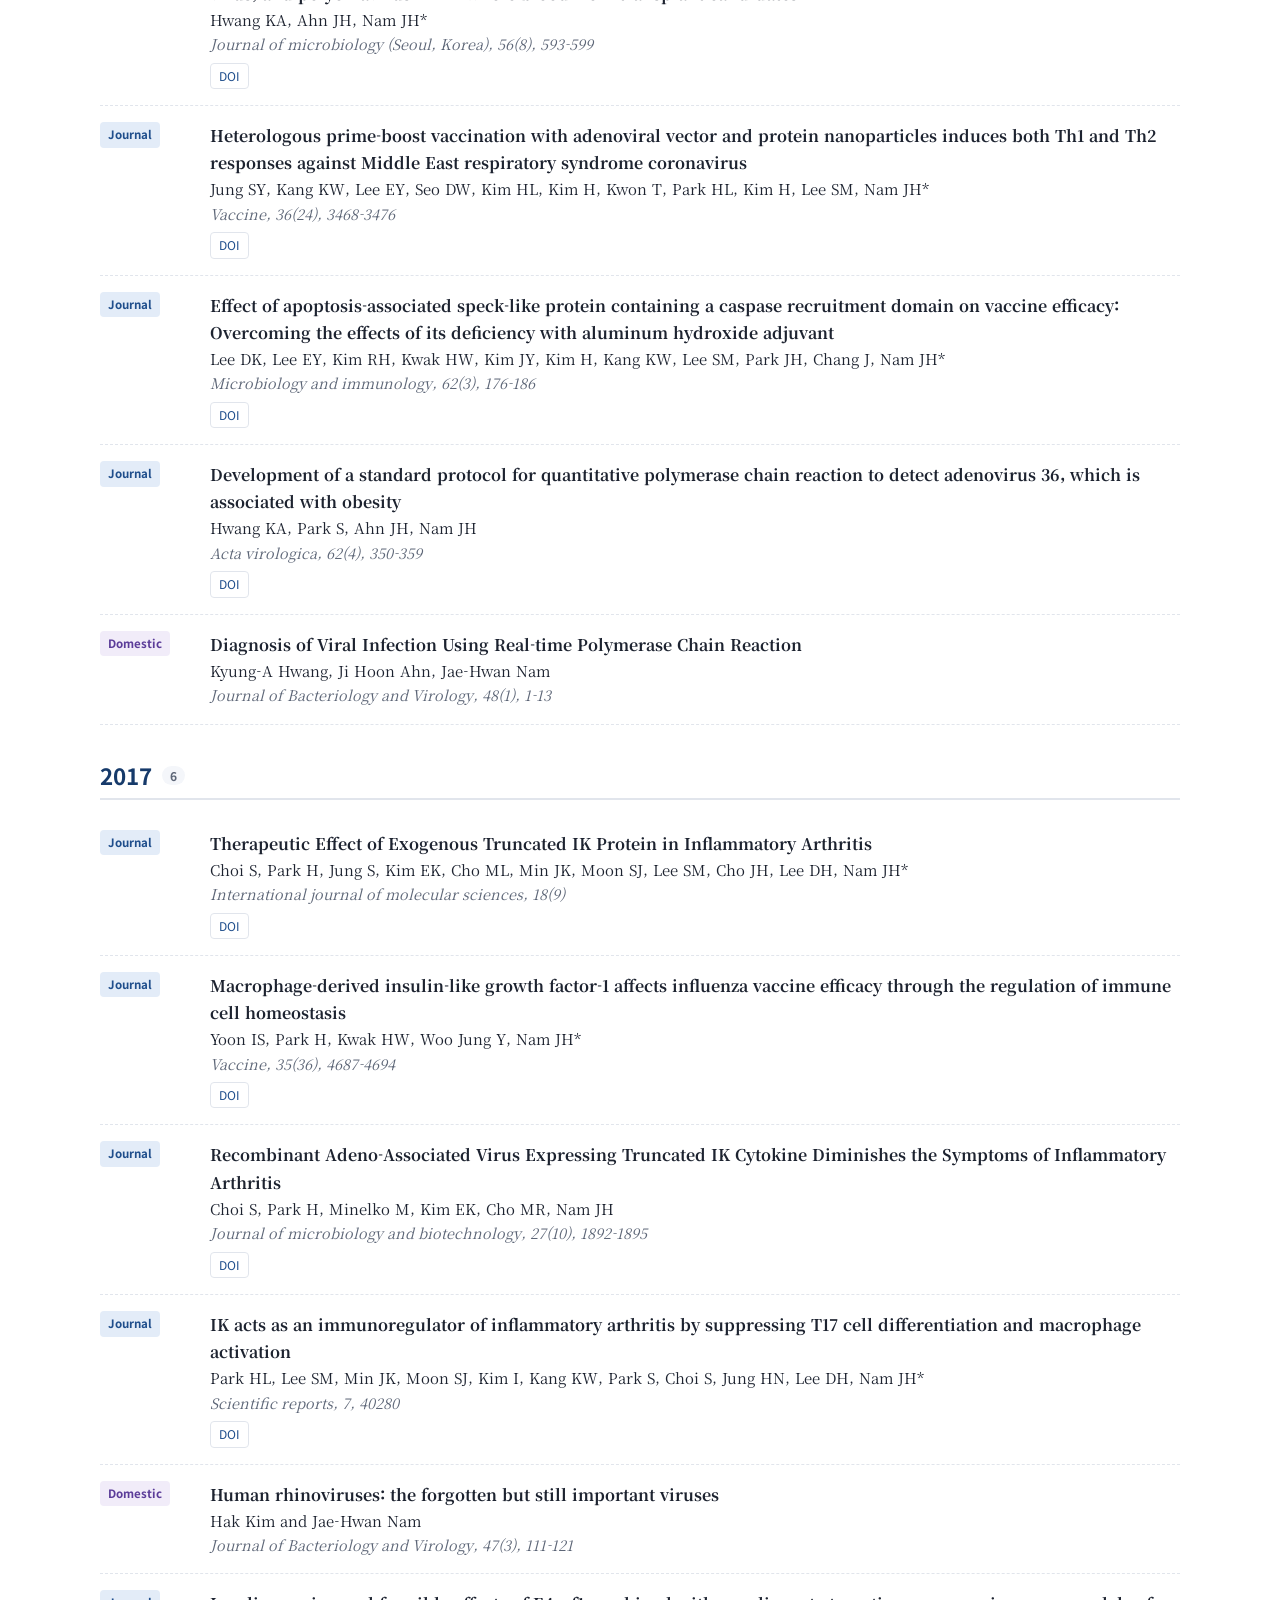
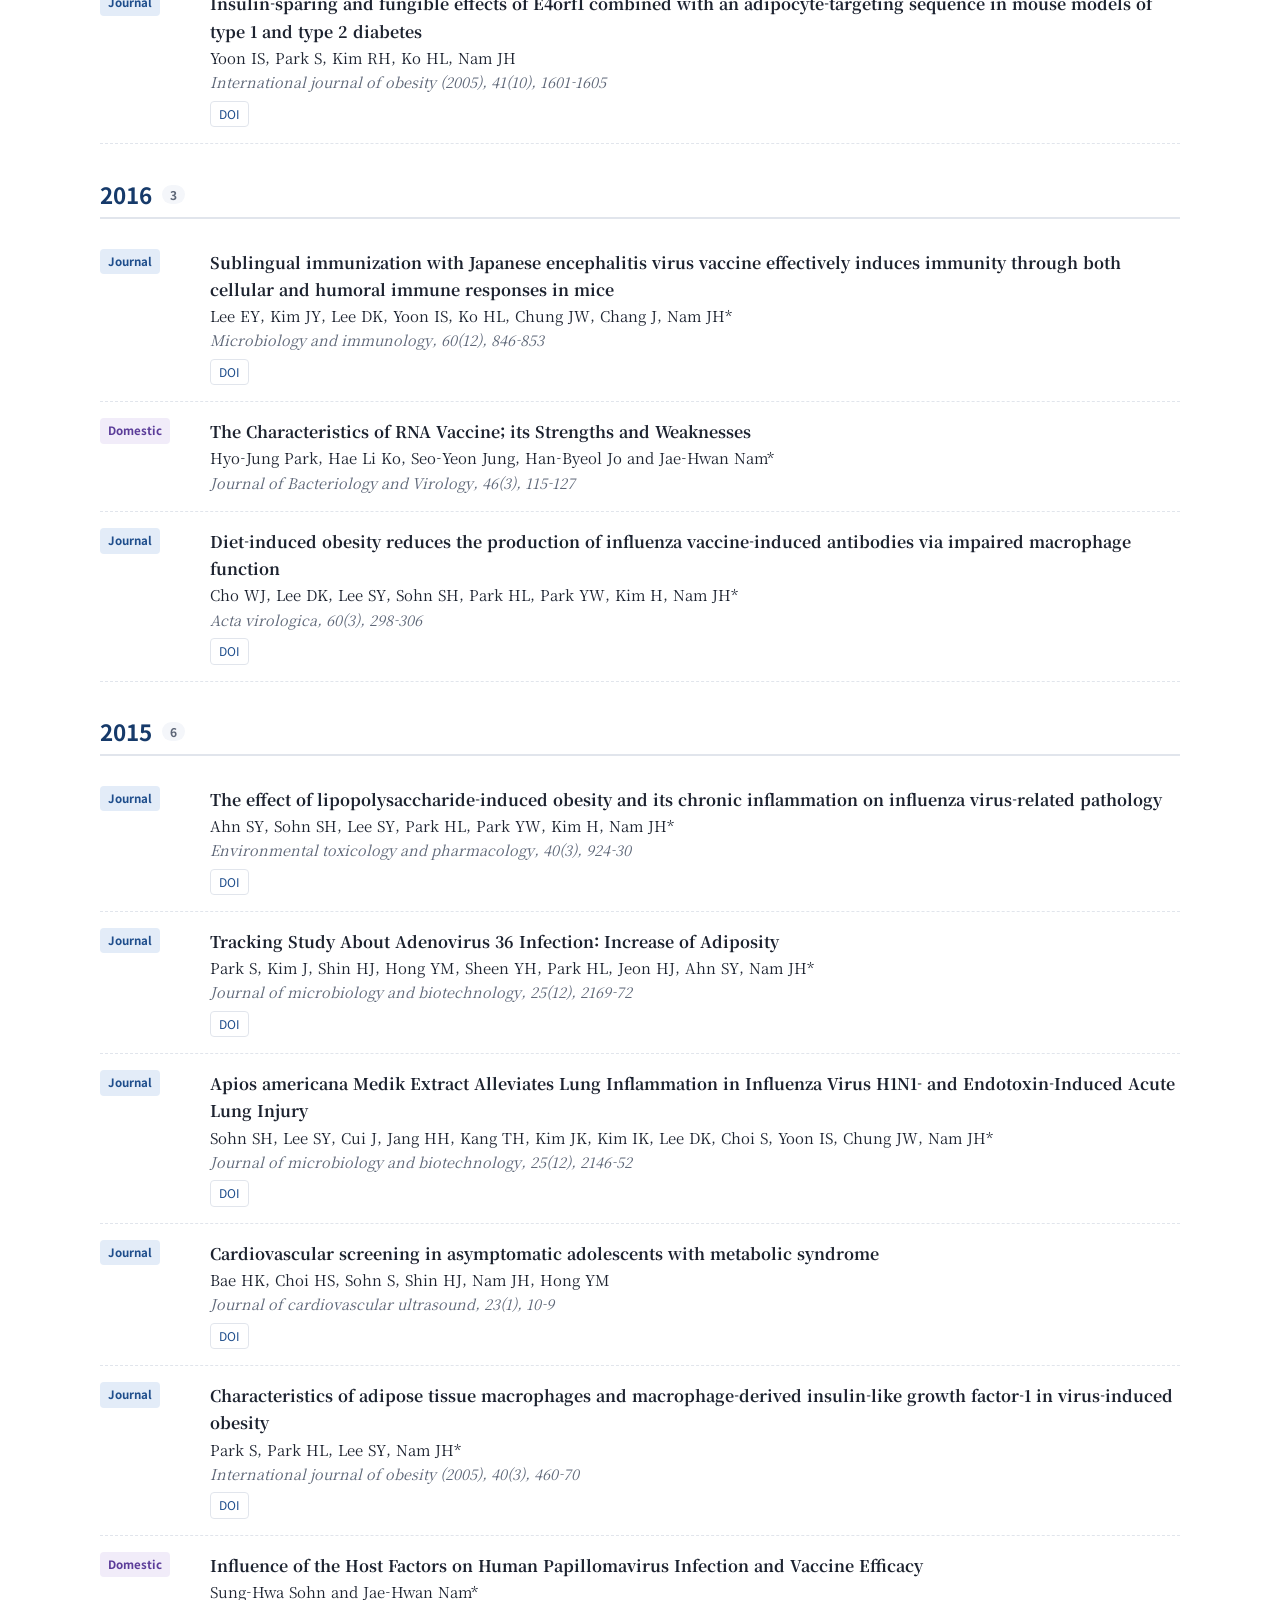
<file: publications.html>
<!doctype html>
<html lang="ko">
<head>
  <meta charset="utf-8">
  <meta name="viewport" content="width=device-width, initial-scale=1, viewport-fit=cover">
  <meta name="claude:viewport-fit-sides" content="cover">
  <title>Publications | 바이러스면역학 연구실</title>
  <meta name="lab-page" content="publications">
  <link rel="stylesheet" href="https://fonts.googleapis.com/css2?family=Noto+Sans+KR:wght@400;500;700;800&family=Noto+Serif+KR:wght@400;600;700&display=swap">
  <link rel="stylesheet" href="assets/css/style.css">
  <link rel="icon" type="image/png" href="assets/img/favicon.png">
  <link rel="apple-touch-icon" href="assets/img/apple-touch-icon.png">
</head>
<body>

<section class="page-hero">
  <div class="container">
    <p class="eyebrow">Publications</p>
    <h1>논문 · 출판물</h1>
    <p>연도별 논문 및 학회 발표 목록입니다. 전체 목록은 <a href="#" data-site="scholar">Google Scholar</a>에서도 확인하실 수 있습니다.</p>
  </div>
</section>

<section class="section">
  <div class="container">
    <div class="stats" id="pub-stats"></div>
    <div class="filter-row">
      <div class="chips" id="pub-filter"></div>
      <input class="search" id="pub-search" type="search" placeholder="제목, 저자, 학술지 검색" aria-label="논문 검색">
    </div>
    <div id="pub-list"></div>
  </div>
</section>

<script src="assets/js/config.js"></script>
<script src="data/publications.js"></script>
<script src="assets/js/main.js"></script>
</body>
</html>
</file>
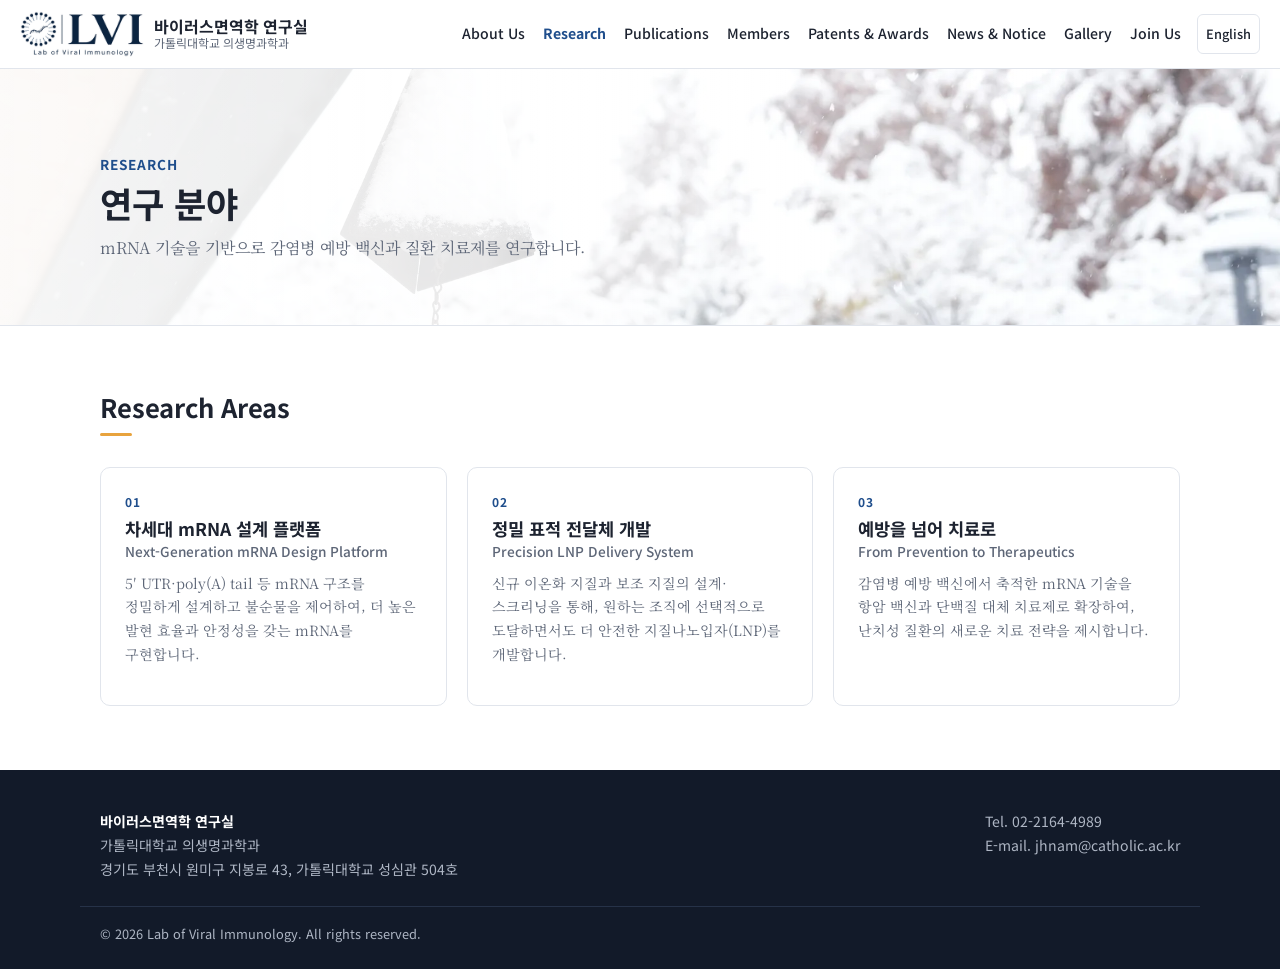
<file: research.html>
<!doctype html>
<html lang="ko">
<head>
  <meta charset="utf-8">
  <meta name="viewport" content="width=device-width, initial-scale=1, viewport-fit=cover">
  <meta name="claude:viewport-fit-sides" content="cover">
  <title>Research | 바이러스면역학 연구실</title>
  <meta name="lab-page" content="research">
  <link rel="stylesheet" href="https://fonts.googleapis.com/css2?family=Noto+Sans+KR:wght@400;500;700;800&family=Noto+Serif+KR:wght@400;600;700&display=swap">
  <link rel="stylesheet" href="assets/css/style.css">
  <link rel="icon" type="image/png" href="assets/img/favicon.png">
  <link rel="apple-touch-icon" href="assets/img/apple-touch-icon.png">
</head>
<body>

<section class="page-hero">
  <div class="container">
    <p class="eyebrow">Research</p>
    <h1>연구 분야</h1>
    <p>mRNA 기술을 기반으로 감염병 예방 백신과 질환 치료제를 연구합니다.</p>
  </div>
</section>

<!-- ===== 연구 분야 (카드 블록을 복사해 추가/삭제) ===== -->
<section class="section">
  <div class="container">
    <h2 class="section-title">Research Areas</h2>
    <div class="grid grid-3">
      <article class="card">
        <p class="label">01</p>
        <h3>차세대 mRNA 설계 플랫폼<span class="research-name">Next-Generation mRNA Design Platform</span></h3>
        <p class="meta">5′ UTR·poly(A) tail 등 mRNA 구조를 정밀하게 설계하고 불순물을 제어하여, 더 높은 발현 효율과 안정성을 갖는 mRNA를 구현합니다.</p>
      </article>
      <article class="card">
        <p class="label">02</p>
        <h3>정밀 표적 전달체 개발<span class="research-name">Precision LNP Delivery System</span></h3>
        <p class="meta">신규 이온화 지질과 보조 지질의 설계·스크리닝을 통해, 원하는 조직에 선택적으로 도달하면서도 더 안전한 지질나노입자(LNP)를 개발합니다.</p>
      </article>
      <article class="card">
        <p class="label">03</p>
        <h3>예방을 넘어 치료로<span class="research-name">From Prevention to Therapeutics</span></h3>
        <p class="meta">감염병 예방 백신에서 축적한 mRNA 기술을 항암 백신과 단백질 대체 치료제로 확장하여, 난치성 질환의 새로운 치료 전략을 제시합니다.</p>
      </article>
    </div>
  </div>
</section>

<script src="assets/js/config.js"></script>
<script src="assets/js/main.js"></script>
</body>
</html>
</file>
<file: assets/css/style.css>
/* =========================================================
 * Layout: 1120px 중앙 컨테이너, 상단 고정 헤더, 섹션 단위 띠 배경
 * 색상은 아래 토큰만 바꾸면 전체(라이트/다크)에 반영됩니다.
 * ========================================================= */
:root {
  --primary: #1f4e8c;
  --heading: #163a6a;
  --accent: #e8a33d;
  --on-accent: #1d2330;
  --on-primary: #ffffff;
  --bg: #ffffff;
  --bg-soft: #f4f6fa;
  --surface: #ffffff;
  --text: #1d2330;
  --muted: #5d6677;
  --border: #e1e5ec;
  --header-bg: rgba(255, 255, 255, .95);
  --hero-a: #163a6a;
  --hero-b: #1f4e8c;
  --on-hero: #ffffff;
  --hero-line: rgba(255, 255, 255, .6);
  --b-blue-bg: #e3ecf8;   --b-blue: #1f4e8c;
  --b-green-bg: #e5f4ec;  --b-green: #1f7a4a;
  --b-purple-bg: #f1ecf9; --b-purple: #5b3c99;
  --b-amber-bg: #fdf0dc;  --b-amber: #9a5b00;
  --note: #b0350b;
  --pin-bg: #fffaf0;
  --footer-bg: #121a29;
  --footer-text: #aeb6c4;
  --footer-strong: #ffffff;
  --footer-link: #d8deea;
  --footer-line: #263248;
  --stripe-a: #eef1f6;
  --stripe-b: #e6eaf1;
  --shadow: 0 2px 10px rgba(20, 35, 60, .06);
  --radius: 10px;
  --max: 1120px;
  --font: "Noto Sans KR", "Pretendard", -apple-system, BlinkMacSystemFont, "Segoe UI", sans-serif;
}
/* 항상 밝은 화면 (어두운 모드 사용 안 함) */
:root { color-scheme: light; }

* { box-sizing: border-box; }
html { scroll-behavior: smooth; scroll-padding-top: 84px; }
body { margin: 0; font-family: var(--font); font-size: 16px; color: var(--text); background: var(--bg); line-height: 1.7; word-break: keep-all; overflow-wrap: anywhere; }
body::before { content: ""; position: fixed; inset: 0 0 auto; height: env(safe-area-inset-top, 0px); z-index: 60; background: var(--header-bg); }
img { max-width: 100%; display: block; }
a { color: var(--primary); text-decoration: none; }
a:hover { text-decoration: underline; }
a:focus-visible, button:focus-visible, input:focus-visible { outline: 2px solid var(--accent); outline-offset: 2px; }
h1, h2, h3, h4 { line-height: 1.3; margin: 0 0 .6em; text-wrap: balance; }
p { margin: 0 0 1em; }
code { font-size: .9em; background: var(--bg-soft); padding: 1px 5px; border-radius: 4px; }
.sel { user-select: all; }
.container { max-width: var(--max); margin: 0 auto; padding-left: max(20px, env(safe-area-inset-left, 0px)); padding-right: max(20px, env(safe-area-inset-right, 0px)); }
@media (prefers-reduced-motion: reduce) { html { scroll-behavior: auto; } * { transition: none !important; } }

/* ---------- Header ---------- */
.site-header { position: sticky; top: env(safe-area-inset-top, 0px); z-index: 50; background: var(--header-bg); backdrop-filter: blur(6px); border-bottom: 1px solid var(--border); }
.header-inner { display: flex; align-items: center; justify-content: space-between; height: 68px; gap: 16px; }
.brand { display: flex; align-items: center; gap: 10px; color: var(--text); min-width: 0; }
.brand:hover { text-decoration: none; }
.brand-mark { background: var(--primary); color: var(--on-primary); font-weight: 800; font-size: .8rem; padding: 6px 8px; border-radius: 6px; letter-spacing: .5px; flex: none; }
.brand-text { display: flex; flex-direction: column; line-height: 1.2; min-width: 0; }
.brand-text strong { font-size: 1rem; }
.brand-text small { color: var(--muted); font-size: .75rem; }
.site-nav { display: flex; align-items: center; gap: 2px; }
.site-nav a { color: var(--text); padding: 8px 10px; border-radius: 6px; font-size: .9rem; font-weight: 500; white-space: nowrap; }
.site-nav a:hover { background: var(--bg-soft); text-decoration: none; }
.site-nav a[aria-current="page"] { color: var(--primary); font-weight: 700; }
.site-nav .lang { margin-left: 8px; border: 1px solid var(--border); font-size: .8rem; }
.nav-toggle { display: none; background: none; border: 0; padding: 8px; cursor: pointer; flex: none; }
.nav-toggle span { display: block; width: 22px; height: 2px; background: var(--text); margin: 5px 0; }

@media (max-width: 1200px) {
  .nav-toggle { display: block; }
  .site-nav { display: none; position: absolute; top: 68px; left: 0; right: 0; flex-direction: column; align-items: stretch; background: var(--surface); border-bottom: 1px solid var(--border); padding: 8px max(20px, env(safe-area-inset-right, 0px)) 16px max(20px, env(safe-area-inset-left, 0px)); }
  .site-header.open .site-nav { display: flex; }
  .site-nav .lang { margin: 8px 0 0; text-align: center; }
  .brand-text small { display: none; }
}

/* ---------- Page hero ---------- */
.hero { background: linear-gradient(135deg, var(--hero-a), var(--hero-b)); color: var(--on-hero); padding-block: 88px 80px; }
.hero h1 { font-size: clamp(1.8rem, 4vw, 2.8rem); margin-bottom: .4em; }
.hero p { font-size: 1.1rem; opacity: .9; max-width: 680px; }
.hero .btns { display: flex; gap: 10px; flex-wrap: wrap; margin-top: 28px; }
.page-hero { background: var(--bg-soft); border-bottom: 1px solid var(--border); padding-block: 52px 40px; }
.page-hero .eyebrow { color: var(--primary); font-weight: 700; font-size: .85rem; letter-spacing: 1px; text-transform: uppercase; margin-bottom: 4px; }
.page-hero h1 { font-size: clamp(1.6rem, 3vw, 2.2rem); margin: 0; }
.page-hero p { color: var(--muted); margin: 8px 0 0; max-width: 720px; }

/* ---------- Sections ---------- */
.section { padding-block: 64px; }
.section.alt { background: var(--bg-soft); }
.section-title { font-size: 1.6rem; margin-bottom: 1.2em; color: var(--text); }
.section-title::after { content: ""; display: block; width: 32px; height: 3px; border-radius: 2px; background: var(--accent); margin-top: 10px; }
.section-sub { font-size: 1.15rem; margin: 1.6em 0 .9em; color: var(--heading); }
.member-group:first-child .section-sub { margin-top: 0; }
.lead { font-size: 1.05rem; color: var(--muted); max-width: 780px; }

/* ---------- Buttons / chips / badges ---------- */
.btn { display: inline-block; padding: 11px 22px; border-radius: 8px; font-weight: 600; border: 1px solid transparent; }
.btn:hover { text-decoration: none; opacity: .9; }
.btn-primary { background: var(--accent); color: var(--on-accent); }
.btn-outline { border-color: var(--hero-line); color: var(--on-hero); }
.filter-row { display: flex; flex-wrap: wrap; gap: 10px; align-items: center; justify-content: space-between; margin-bottom: 24px; }
.chips { display: flex; flex-wrap: wrap; gap: 6px; }
.chip { border: 1px solid var(--border); background: var(--surface); padding: 6px 14px; border-radius: 999px; cursor: pointer; font: inherit; font-size: .85rem; color: var(--muted); }
.chip.active { background: var(--primary); border-color: var(--primary); color: var(--on-primary); }
.search { border: 1px solid var(--border); background: var(--surface); color: var(--text); border-radius: 8px; padding: 8px 12px; font: inherit; font-size: .9rem; width: 100%; max-width: 300px; }
.badge { display: inline-block; font-size: .72rem; font-weight: 700; padding: 3px 8px; border-radius: 4px; white-space: nowrap; background: var(--bg-soft); color: var(--muted); height: fit-content; }
.badge-journal, .badge-registered, .badge-news { background: var(--b-blue-bg); color: var(--b-blue); }
.badge-conference, .badge-seminar, .badge-applied { background: var(--b-green-bg); color: var(--b-green); }
.badge-domestic, .badge-notice { background: var(--b-purple-bg); color: var(--b-purple); }
.badge-recruit, .badge-pct { background: var(--b-amber-bg); color: var(--b-amber); }
.empty { color: var(--muted); padding: 24px 0; }

/* ---------- Cards / grid ---------- */
.grid { display: grid; gap: 20px; }
.grid > * { min-width: 0; }
.grid-2 { grid-template-columns: repeat(auto-fit, minmax(min(100%, 300px), 1fr)); }
.grid-3 { grid-template-columns: repeat(auto-fit, minmax(min(100%, 260px), 1fr)); }
.card { background: var(--surface); border: 1px solid var(--border); border-radius: var(--radius); padding: 24px; }
.card h3 { font-size: 1.1rem; }
.card .label { color: var(--primary); font-size: .75rem; font-weight: 700; letter-spacing: 1px; text-transform: uppercase; margin-bottom: 6px; }
.card ul { margin: 0; padding-left: 1.1em; color: var(--muted); }
.card .meta { font-size: .88rem; color: var(--muted); }
.placeholder-img { background: repeating-linear-gradient(45deg, var(--stripe-a), var(--stripe-a) 10px, var(--stripe-b) 10px, var(--stripe-b) 20px); border-radius: var(--radius); display: grid; place-items: center; color: var(--muted); font-size: .9rem; min-height: 200px; text-align: center; padding: 16px; max-width: 100%; }

/* greeting */
.greeting { display: grid; grid-template-columns: 240px 1fr; gap: 36px; align-items: start; }
.greeting > * { min-width: 0; }
.greeting .sign { text-align: right; font-weight: 700; margin-top: 1.5em; }
@media (max-width: 720px) { .greeting { grid-template-columns: 1fr; } .greeting .placeholder-img { max-width: 220px; } }

/* stats */
.stats { display: grid; grid-template-columns: repeat(auto-fit, minmax(130px, 1fr)); gap: 12px; margin-bottom: 32px; }
.stats div { background: var(--surface); border: 1px solid var(--border); border-radius: var(--radius); padding: 18px; text-align: center; }
.stats b { display: block; font-size: 1.8rem; color: var(--primary); line-height: 1.2; font-variant-numeric: tabular-nums; }
.stats span { font-size: .85rem; color: var(--muted); }

/* ---------- Publications ---------- */
.year-group { margin-bottom: 36px; }
.year { font-size: 1.4rem; color: var(--heading); border-bottom: 2px solid var(--border); padding-bottom: 8px; display: flex; align-items: center; gap: 10px; }
.year span { font-size: .75rem; background: var(--bg-soft); color: var(--muted); padding: 2px 8px; border-radius: 999px; }
.pub-items { list-style: none; margin: 0; padding: 0; }
.pub { display: grid; grid-template-columns: 96px 1fr; gap: 14px; padding: 16px 0; border-bottom: 1px dashed var(--border); }
.pub > div { min-width: 0; }
.pub .badge { justify-self: start; }
.pub p { margin: 0; }
.pub-title { font-weight: 700; }
.pub-authors { font-size: .93rem; }
.pub-venue { color: var(--muted); font-size: .9rem; font-style: italic; }
.pub-venue .note { font-style: normal; color: var(--note); font-weight: 600; margin-left: 4px; }
.pub-links { margin-top: 6px !important; display: flex; gap: 6px; }
.pub-links:empty { display: none; }
.tag-link { font-size: .75rem; border: 1px solid var(--border); padding: 2px 8px; border-radius: 4px; }
@media (max-width: 600px) { .pub { grid-template-columns: 1fr; gap: 6px; } }

/* ---------- Members ---------- */
.member-grid { display: grid; grid-template-columns: repeat(auto-fill, minmax(min(100%, 250px), 1fr)); gap: 16px; }
.member-grid.faculty { grid-template-columns: 1fr; }
.member { display: flex; gap: 16px; background: var(--surface); border: 1px solid var(--border); border-radius: var(--radius); padding: 18px; }
.member-body { min-width: 0; }
.member .avatar { flex: 0 0 72px; width: 72px; height: 72px; border-radius: 50%; overflow: hidden; background: var(--b-blue-bg); display: grid; place-items: center; }
.member .avatar img { width: 100%; height: 100%; object-fit: cover; }
.avatar-fallback { font-size: 1.6rem; font-weight: 700; color: var(--b-blue); }
.member-lg .avatar { flex-basis: 140px; width: 140px; height: 170px; border-radius: 8px; }
.member h4 { font-size: 1.05rem; margin: 0; }
.member h4 small { color: var(--muted); font-weight: 400; font-size: .8rem; }
.member p { margin: 2px 0; font-size: .88rem; }
.member .position { color: var(--primary); font-weight: 600; }
.member .research, .member .bio, .member .mail { color: var(--muted); }
.member .mail { display: flex; align-items: center; gap: 6px; }
.member .mail svg { width: 14px; height: 14px; fill: currentColor; flex: none; }
.icons { display: flex; gap: 6px; margin-top: 8px; }
.icon-link { width: 30px; height: 30px; border-radius: 50%; display: grid; place-items: center; background: var(--bg-soft); color: var(--muted); }
.icon-link svg { width: 16px; height: 16px; fill: currentColor; }
.icon-link:hover { background: var(--primary); color: var(--on-primary); }
@media (max-width: 560px) { .member-lg { flex-direction: column; } }

/* ---------- News ---------- */
.news-list { list-style: none; margin: 0; padding: 0; }
.news-item { display: grid; grid-template-columns: 100px 84px 1fr; gap: 12px; align-items: start; padding: 16px 0; border-bottom: 1px solid var(--border); }
.news-item > div { min-width: 0; }
.news-item.pinned { background: var(--pin-bg); padding-left: 10px; padding-right: 10px; }
.news-item time { color: var(--muted); font-size: .88rem; font-variant-numeric: tabular-nums; }
.news-item .badge { justify-self: start; }
.news-title { margin: 0; font-weight: 600; }
.news-title a { color: var(--text); }
.news-title .pin { font-size: .72rem; font-weight: 700; color: var(--b-amber); border: 1px solid currentColor; border-radius: 4px; padding: 0 5px; margin-right: 6px; vertical-align: 2px; }
.news-body { margin: 4px 0 0; color: var(--muted); font-size: .9rem; }
@media (max-width: 600px) { .news-item { grid-template-columns: auto 1fr; } .news-item > div { grid-column: 1 / -1; } }

/* ---------- Tables ---------- */
.table-wrap { overflow-x: auto; border: 1px solid var(--border); border-radius: var(--radius); background: var(--surface); }
table { width: 100%; border-collapse: collapse; font-size: .9rem; }
th, td { padding: 12px 14px; text-align: left; border-bottom: 1px solid var(--border); vertical-align: top; }
th { background: var(--bg-soft); font-weight: 700; white-space: nowrap; font-size: .82rem; color: var(--muted); }
tr:last-child td { border-bottom: 0; }
td.t-title { font-weight: 600; min-width: 200px; }
td.t-title small { display: block; font-weight: 400; color: var(--muted); }
td.mono { white-space: nowrap; font-variant-numeric: tabular-nums; }

/* ---------- Steps / checklist / CTA ---------- */
.steps { counter-reset: s; list-style: none; padding: 0; margin: 0; display: grid; gap: 14px; grid-template-columns: repeat(auto-fit, minmax(min(100%, 200px), 1fr)); }
.steps li { counter-increment: s; background: var(--surface); border: 1px solid var(--border); border-radius: var(--radius); padding: 20px; }
.steps li::before { content: counter(s); display: grid; place-items: center; width: 30px; height: 30px; border-radius: 50%; background: var(--primary); color: var(--on-primary); font-weight: 700; margin-bottom: 10px; }
.steps h4 { margin-bottom: 4px; }
.steps p { margin: 0; color: var(--muted); font-size: .9rem; }
.checklist { list-style: none; padding: 0; margin: 0; }
.checklist li { padding-left: 26px; position: relative; margin-bottom: 8px; }
.checklist li::before { content: "✓"; position: absolute; left: 0; color: var(--primary); font-weight: 700; }
.cta { background: linear-gradient(135deg, var(--hero-a), var(--hero-b)); color: var(--on-hero); border-radius: var(--radius); padding: 36px 24px; text-align: center; }
.cta h3 { font-size: 1.4rem; }
.cta .mail { font-size: 1.2rem; font-weight: 700; }

/* ---------- Location ---------- */
.map-wrap { display: grid; grid-template-columns: 1.4fr 1fr; gap: 24px; }
.map-wrap > * { min-width: 0; }
.map-wrap iframe { width: 100%; min-height: 320px; border: 0; border-radius: var(--radius); }
.info-list { list-style: none; padding: 0; margin: 0; }
.info-list li { padding: 10px 0; border-bottom: 1px solid var(--border); }
.info-list b { display: inline-block; min-width: 80px; color: var(--heading); }
@media (max-width: 800px) { .map-wrap { grid-template-columns: 1fr; } }

/* ---------- Footer ---------- */
.site-footer { background: var(--footer-bg); color: var(--footer-text); font-size: .88rem; padding-block: 40px 24px; }
.site-footer a { color: var(--footer-link); }
.footer-inner { display: flex; flex-wrap: wrap; justify-content: space-between; gap: 20px; }
.footer-inner strong { color: var(--footer-strong); }
.copyright { border-top: 1px solid var(--footer-line); margin-top: 24px; padding-top: 16px; font-size: .8rem; }

/* ---------- Faculty CV / alumni / patents (added) ---------- */
.member-lg .member-body { flex: 1; }
.cv-grid { display: grid; grid-template-columns: repeat(auto-fit, minmax(min(100%, 300px), 1fr)); gap: 8px 28px; margin-top: 16px; padding-top: 14px; border-top: 1px solid var(--border); }
.cv-grid > * { min-width: 0; }
.cv-title { font-size: .75rem !important; font-weight: 700; letter-spacing: 1px; text-transform: uppercase; color: var(--primary); margin: 0 0 6px !important; }
.cv-list { list-style: none; margin: 0; padding: 0; }
.cv-list li { display: grid; grid-template-columns: 9.5em 1fr; gap: 10px; font-size: .86rem; padding: 3px 0; color: var(--text); }
.cv-date { color: var(--muted); font-variant-numeric: tabular-nums; white-space: nowrap; }
@media (max-width: 560px) { .cv-list li { grid-template-columns: 1fr; gap: 0; } }
td.mono small { display: block; color: var(--muted); font-size: .78rem; }
.dash { color: var(--muted); }
.table-note { color: var(--muted); font-size: .85rem; margin: 10px 0 0; }
.count-line { color: var(--muted); margin: -8px 0 16px; }
.greeting-body p { max-width: 70ch; }
.research-name { color: var(--muted); font-size: .85rem; font-weight: 500; display: block; margin-top: 2px; }

/* ---------- Photo / map / transit (added) ---------- */
:root { --line-1: #0052a4; --line-seohae: #6e9a1f; --line-town: #12897a; --line-city: #9b3f7a; --on-line: #ffffff; }
.prof-photo { width: 100%; max-width: 240px; height: auto; border-radius: 50%; }
.member .avatar.has-photo { background: none; border-radius: 50%; }
.member-lg .avatar.has-photo { height: 140px; }
.map-box { min-height: 340px; border: 1px solid var(--border); border-radius: var(--radius); background: var(--bg-soft); display: grid; overflow: hidden; }
.map-box iframe { width: 100%; height: 100%; min-height: 340px; border: 0; display: block; }
.map-fallback { display: grid; align-content: center; justify-items: start; gap: 6px; padding: 28px; }
.map-fallback p { margin: 0; color: var(--muted); }
.map-fallback .map-fallback-title { color: var(--text); font-weight: 700; font-size: 1.1rem; }
.map-fallback .btn { margin-top: 10px; }
.map-fallback .map-fallback-note { font-size: .8rem; margin-top: 8px; }
.btn-blue { background: var(--primary); color: var(--on-primary); }
.transit { margin-top: 4px; }
.transit-card { display: flex; gap: 18px; align-items: flex-start; }
.transit-card > div { min-width: 0; }
.transit-card h4 { font-size: .98rem; margin: 0 0 2px; }
.transit-card h4 em { font-style: normal; color: var(--primary); }
.transit-card .walk { color: var(--muted); font-size: .85rem; margin: 0 0 12px; }
.transit-card ul { margin: 0 0 12px; padding-left: 1.1em; color: var(--muted); font-size: .9rem; }
.transit-card ul:last-child { margin-bottom: 0; }
.line { flex: none; display: inline-block; min-width: 72px; text-align: center; padding: 4px 10px; border-radius: 999px; font-size: .8rem; font-weight: 700; color: var(--on-line); }
.line-1 { background: var(--line-1); }
.line-seohae { background: var(--line-seohae); }
.line-town { background: var(--line-town); }
.line-city { background: var(--line-city); }
@media (max-width: 560px) { .transit-card { flex-direction: column; gap: 10px; } }
.grid.transit { grid-template-columns: repeat(auto-fit, minmax(min(100%, 420px), 1fr)); }

/* ---------- 국문 본문 명조체 ----------
 * 국문 페이지(html lang="ko")의 본문은 명조체.
 * 제목·메뉴·버튼·표 머리글 등 화면 요소와 '오시는 길'(#location) 섹션은 고딕체 유지 */
:root { --font-serif: "Noto Serif KR", "Nanum Myeongjo", "Batang", "AppleMyungjo", serif; }
html[lang="ko"] body { font-family: var(--font-serif); }
html[lang="ko"] :is(h1, h2, h3, h4, .site-header, .site-footer, .btn, .chip, .badge, .line, th, .eyebrow, .label, .cv-title, .stats, .year, .search, .pin, .tag-link, .count-line, .research-name, #location, #location *) { font-family: var(--font); }

/* ---------- 연구실 로고 (헤더) ----------
 */
:root { --logo-bg: #ffffff; --logo-pad: 0px; }
.brand-logo { height: 46px; width: auto; flex: none; display: block; background: var(--logo-bg); border-radius: 6px; padding: var(--logo-pad); box-sizing: content-box; }
@media (max-width: 1200px) { .brand-logo { height: 40px; } }

/* ---------- 스크롤 페이드 인 (main.js 의 setupReveal 이 .reveal 을 붙임) ---------- */
.reveal { opacity: 0; transform: translateY(18px); transition: opacity .6s ease, transform .6s ease; will-change: opacity, transform; }
.reveal.is-visible { opacity: 1; transform: none; }
@media (prefers-reduced-motion: reduce) { .reveal { opacity: 1; transform: none; transition: none; } }
@media print { .reveal { opacity: 1 !important; transform: none !important; } }

/* ---------- 게시글 상세 (post.html) ---------- */
.post { max-width: 860px; }
.post-back { margin: 0 0 18px; font-size: .9rem; }
.post-head { border-bottom: 2px solid var(--border); padding-bottom: 16px; margin-bottom: 22px; }
.post-head h1 { font-size: clamp(1.5rem, 3vw, 2rem); margin: 10px 0 6px; }
.post-head time { color: var(--muted); font-size: .9rem; font-variant-numeric: tabular-nums; }
.post-lead { font-size: 1.05rem; }
.post-secs { display: grid; gap: 18px; margin: 26px 0; }
.post-sec h3 { font-size: 1rem; color: var(--heading); margin: 0 0 6px; }
.post-sec ul { margin: 0; padding-left: 1.2em; }
.post-sec li { margin: 2px 0; }
.post-files { background: var(--bg-soft); border: 1px solid var(--border); border-radius: var(--radius); padding: 16px 20px; margin: 24px 0; }
.post-files h3 { font-size: .95rem; margin: 0 0 8px; }
.post-files ul { list-style: none; margin: 0; padding: 0; display: grid; gap: 8px; }
.post-files li { display: flex; flex-wrap: wrap; align-items: center; gap: 8px; }
.clip svg { width: 15px; height: 15px; fill: currentColor; vertical-align: -2px; color: var(--muted); }
.news-title .clip { margin-left: 4px; }
.post-figure { margin: 28px 0; }
.post-figure img { width: 100%; max-width: 640px; height: auto; border: 1px solid var(--border); border-radius: var(--radius); }
.post-comments { margin-top: 48px; padding-top: 28px; border-top: 1px solid var(--border); }

/* ---------- 사진 게시판 (gallery.html) ---------- */
.album { margin-bottom: 48px; }
.album-head { display: grid; gap: 2px; margin-bottom: 14px; }
.album-head time { color: var(--muted); font-size: .85rem; font-variant-numeric: tabular-nums; }
.album-head h3 { font-size: 1.2rem; margin: 0; color: var(--text); }
.album-head p { margin: 2px 0 0; color: var(--muted); }
.g-grid { list-style: none; margin: 0; padding: 0; display: grid; grid-template-columns: repeat(auto-fill, minmax(min(100%, 220px), 1fr)); gap: 10px; }
.g-tile { display: block; width: 100%; padding: 0; border: 0; border-radius: 8px; overflow: hidden; cursor: zoom-in; background: var(--bg-soft); aspect-ratio: 4 / 3; }
.g-tile img { width: 100%; height: 100%; object-fit: cover; transition: transform .3s ease; }
.g-tile:hover img { transform: scale(1.04); }
.gallery-empty { border: 1px dashed var(--border); border-radius: var(--radius); padding: 36px 24px; text-align: center; color: var(--muted); }
.gallery-empty p { margin: 4px 0; }
.lightbox { position: fixed; inset: 0; z-index: 100; background: rgba(8, 12, 20, .92); display: grid; grid-template-columns: auto 1fr auto; align-items: center; gap: 8px;
  padding: max(16px, env(safe-area-inset-top, 0px)) max(12px, env(safe-area-inset-right, 0px)) max(16px, env(safe-area-inset-bottom, 0px)) max(12px, env(safe-area-inset-left, 0px)); }
.lightbox[hidden] { display: none; }
.lightbox figure { margin: 0; grid-column: 2; display: grid; justify-items: center; gap: 10px; min-width: 0; }
.lightbox img { max-width: 100%; max-height: calc(100vh - 120px); object-fit: contain; border-radius: 6px; }
.lightbox figcaption { color: #e4e8ef; font-size: .9rem; text-align: center; }
.lb-nav, .lb-close { background: rgba(255, 255, 255, .12); color: #ffffff; border: 0; border-radius: 999px; width: 44px; height: 44px; font-size: 1.8rem; line-height: 1; cursor: pointer; }
.lb-nav:hover, .lb-close:hover { background: rgba(255, 255, 255, .25); }
.lb-prev { grid-column: 1; }
.lb-next { grid-column: 3; }
.lb-close { position: absolute; top: max(14px, env(safe-area-inset-top, 0px)); right: max(14px, env(safe-area-inset-right, 0px)); }
body.lb-open { overflow: hidden; }
@media (max-width: 560px) { .lb-nav { width: 36px; height: 36px; font-size: 1.4rem; } }

/* ---------- 헤더: 메뉴 8개가 한 줄에 들어가도록 ---------- */
.site-header .container { max-width: 1280px; }
.brand { flex: none; }
.brand-text { white-space: nowrap; }
@media (min-width: 1201px) { .site-nav a { padding: 8px 8px; font-size: .88rem; } .site-nav .lang { margin-left: 6px; } }
.g-jump { margin-bottom: 28px; }
.g-jump .chip { text-decoration: none; }
.g-jump .chip:hover { border-color: var(--primary); color: var(--primary); }
.g-count { font-size: .8rem; font-weight: 500; color: var(--muted); margin-left: 4px; }
.g-cap { margin: 6px 2px 0; font-size: .85rem; color: var(--muted); line-height: 1.4; }
.album { scroll-margin-top: 90px; }

/* ---------- 첫 화면 배너 사진 (가톨릭대학교 건물과 하늘) ----------
 * 왼쪽은 남색으로 덮어 글자가 잘 읽히고, 오른쪽 아래 건물 간판이 보이도록 배치 */
:root { --hero-shade: 16, 40, 74; }
.hero.hero-photo {
  background:
    linear-gradient(90deg, rgba(var(--hero-shade), .62) 0%, rgba(var(--hero-shade), .42) 40%, rgba(var(--hero-shade), .06) 72%, rgba(var(--hero-shade), 0) 100%),
    url("../img/hero-campus.webp") 0% 74% / max(125%, 1000px) auto no-repeat;
  background-color: var(--hero-a);
  padding-block: 120px 112px;
}
@media (min-width: 761px) { .hero.hero-photo p { max-width: 560px; } }
.hero.hero-photo h1, .hero.hero-photo p { text-shadow: 0 1px 3px rgba(var(--hero-shade), .55), 0 0 18px rgba(var(--hero-shade), .35); }
.hero.hero-photo p { opacity: 1; }
@media (max-width: 760px) {
  .hero.hero-photo {
    background:
      linear-gradient(180deg, rgba(var(--hero-shade), .58) 0%, rgba(var(--hero-shade), .48) 60%, rgba(var(--hero-shade), .25) 100%),
      url("../img/hero-campus-sm.webp") 70% 80% / cover no-repeat;
    background-color: var(--hero-a);
    padding-block: 88px 80px;
  }
}

/* ---------- 하위 페이지 상단 사진 (눈 덮인 캠퍼스) ----------
 * 왼쪽(글자 쪽)은 흰색 그라데이션으로 덮어 제목·설명이 가려지지 않게 함 */
:root { --veil: 255, 255, 255; }
.page-hero {
  background:
    linear-gradient(90deg, rgba(var(--veil), .95) 0%, rgba(var(--veil), .88) 38%, rgba(var(--veil), .35) 62%, rgba(var(--veil), 0) 85%),
    url("../img/sub-snow.webp") center 55% / cover no-repeat;
  background-color: var(--bg-soft);
  padding-block: 76px 64px;
}
@media (max-width: 760px) {
  .page-hero {
    background:
      linear-gradient(180deg, rgba(var(--veil), .90) 0%, rgba(var(--veil), .82) 100%),
      url("../img/sub-snow-sm.webp") 70% 55% / cover no-repeat;
    background-color: var(--bg-soft);
    padding-block: 56px 48px;
  }
}
</file>
